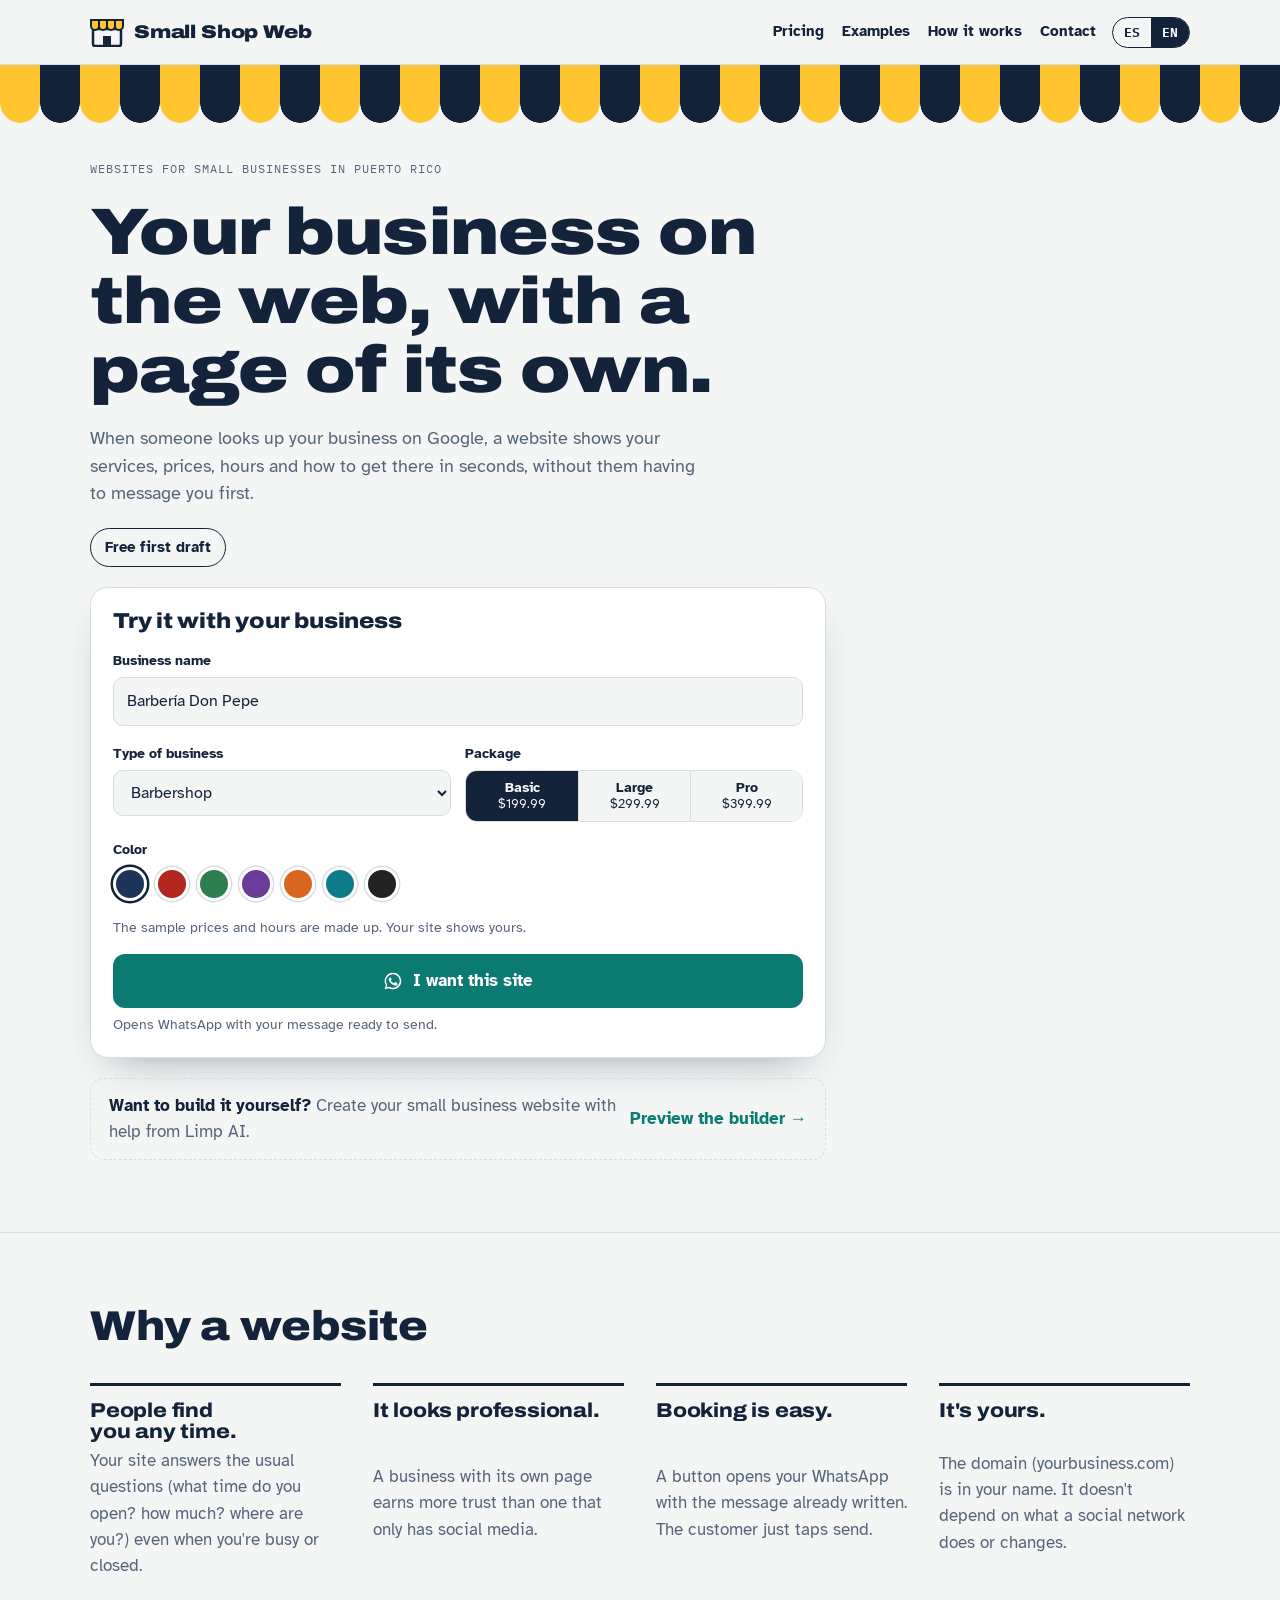
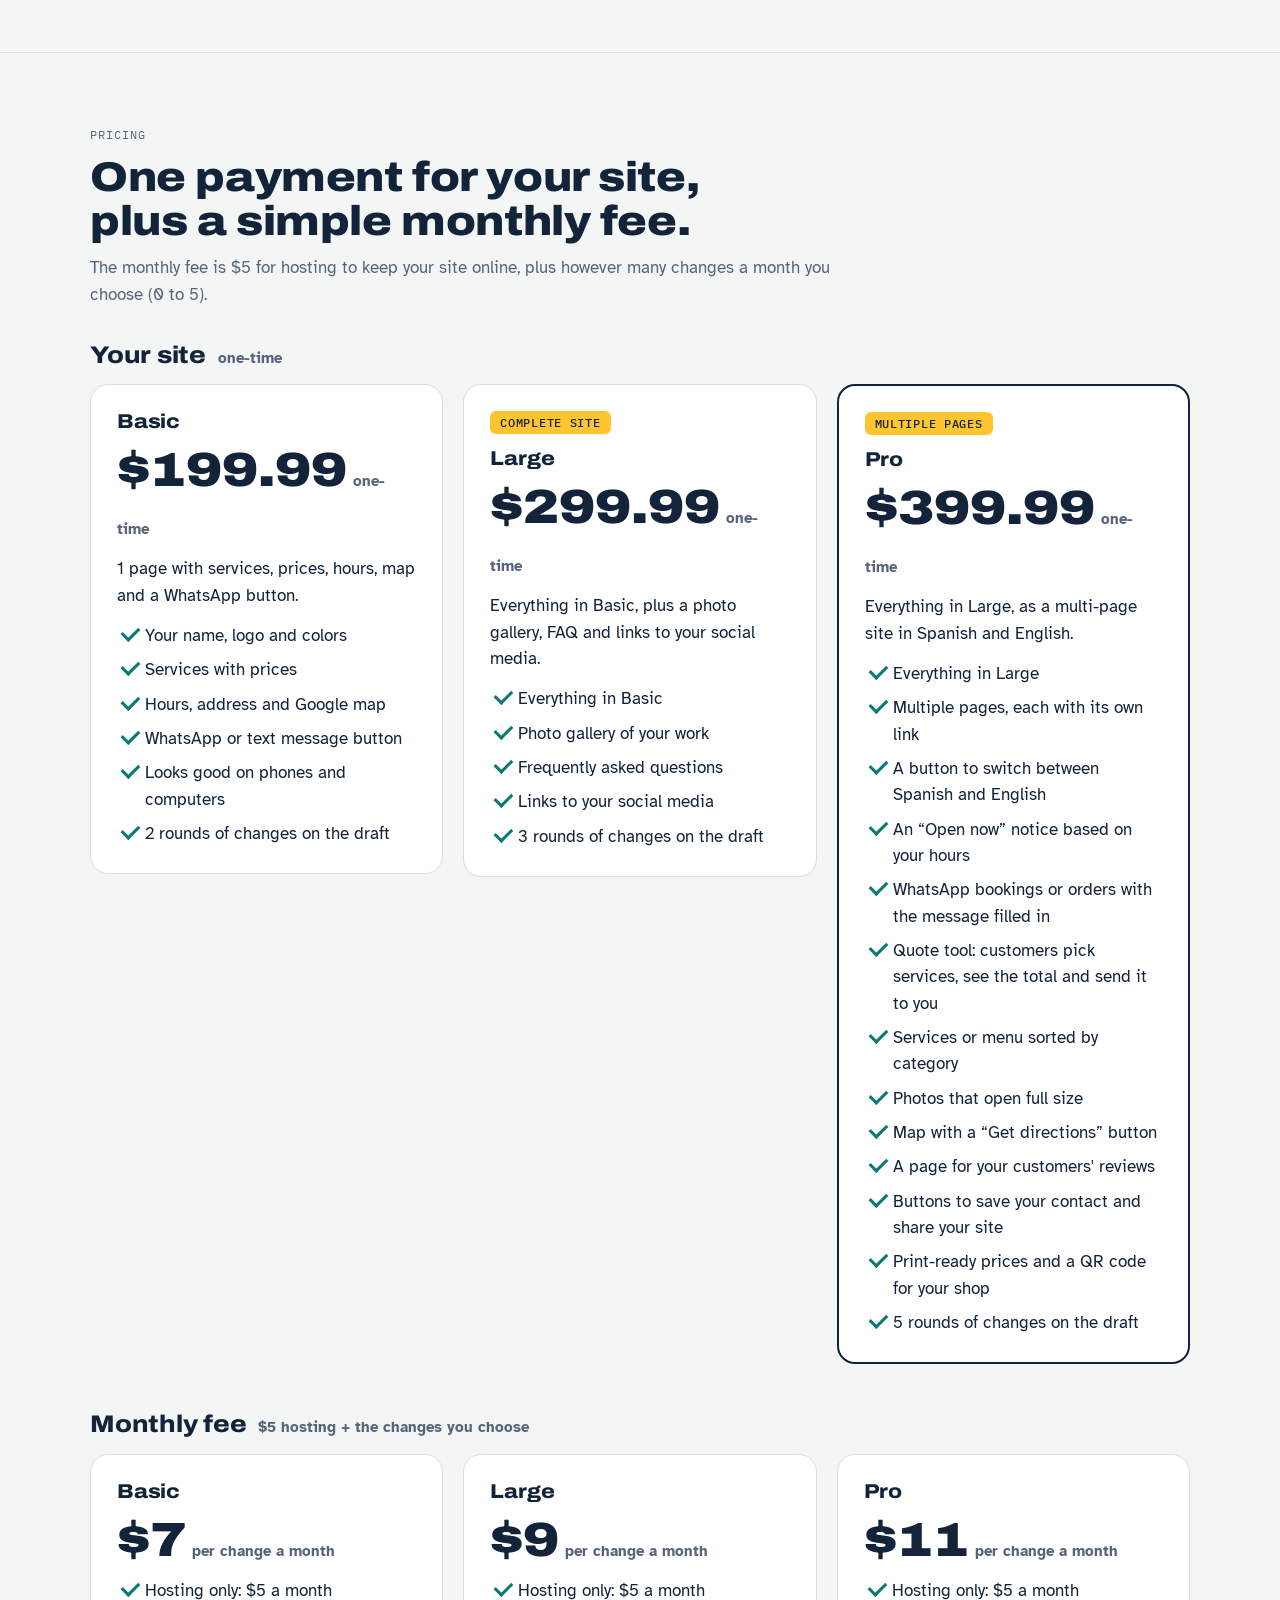
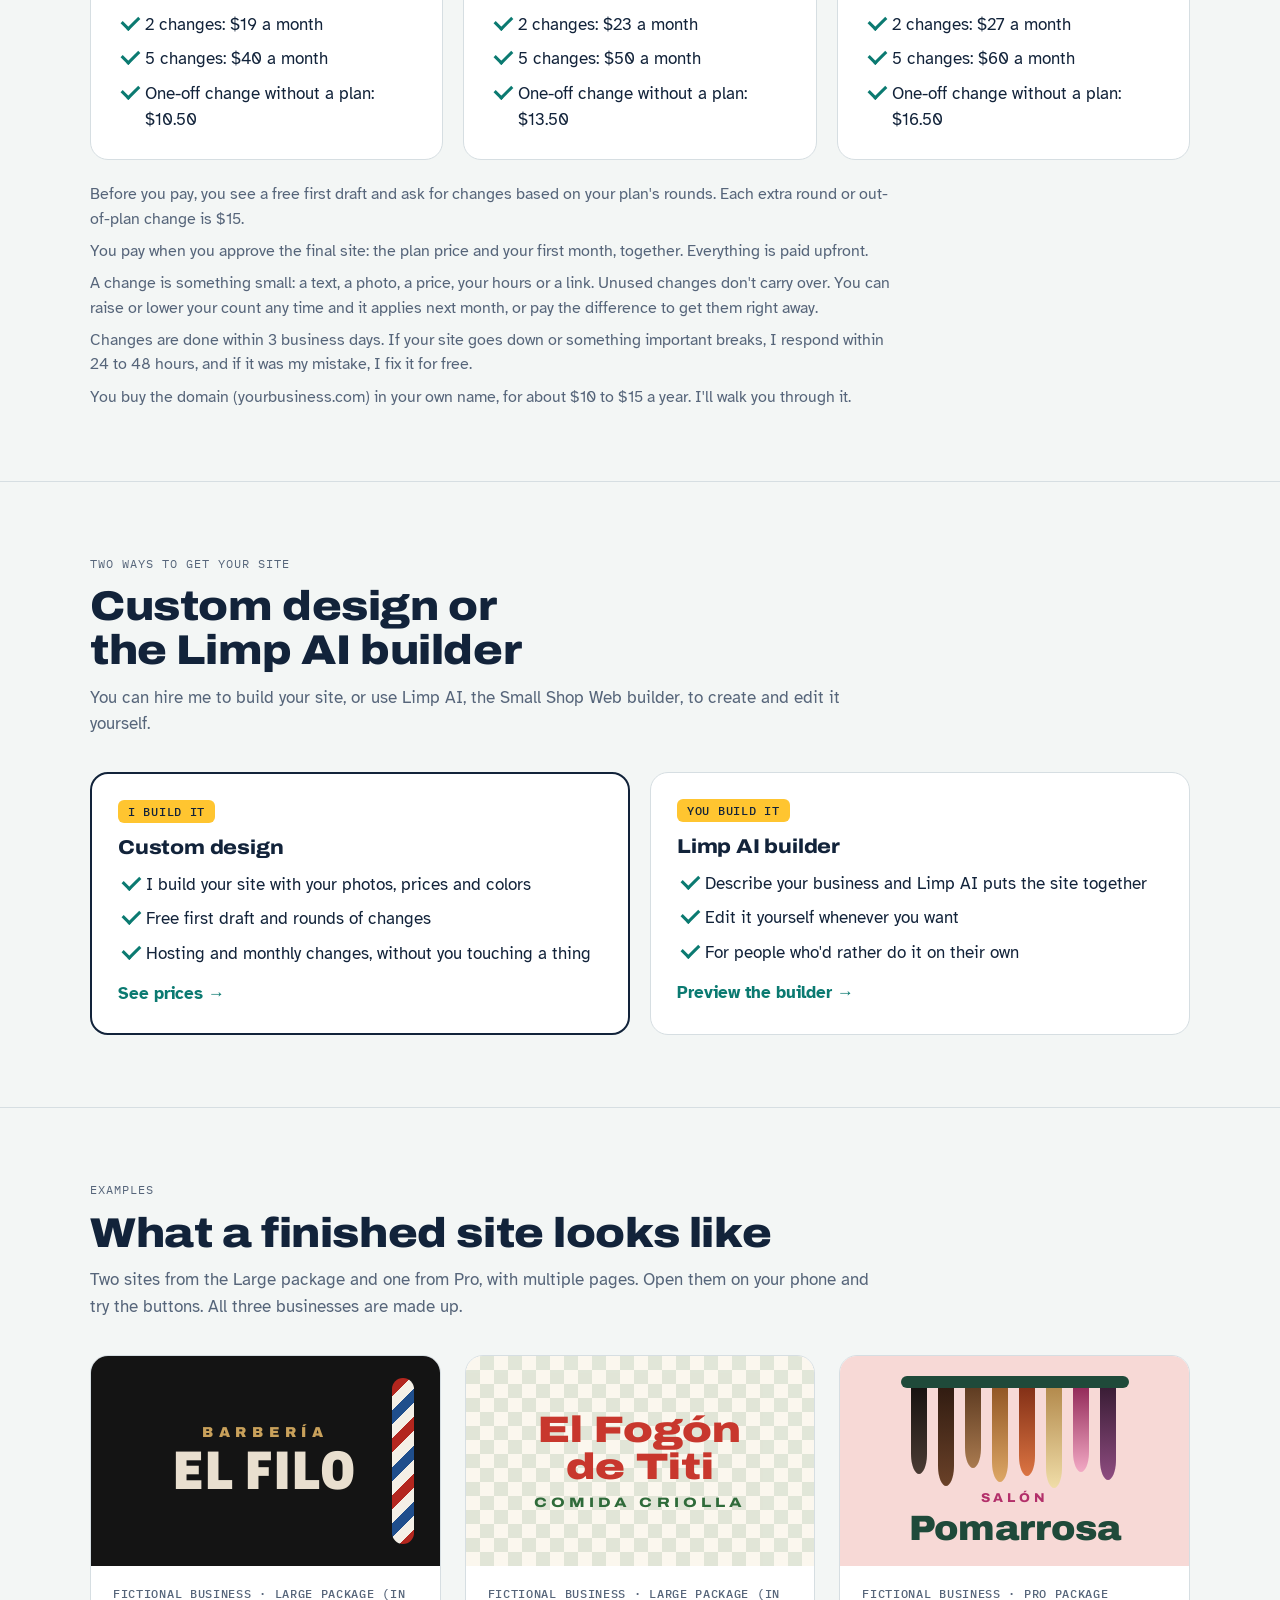
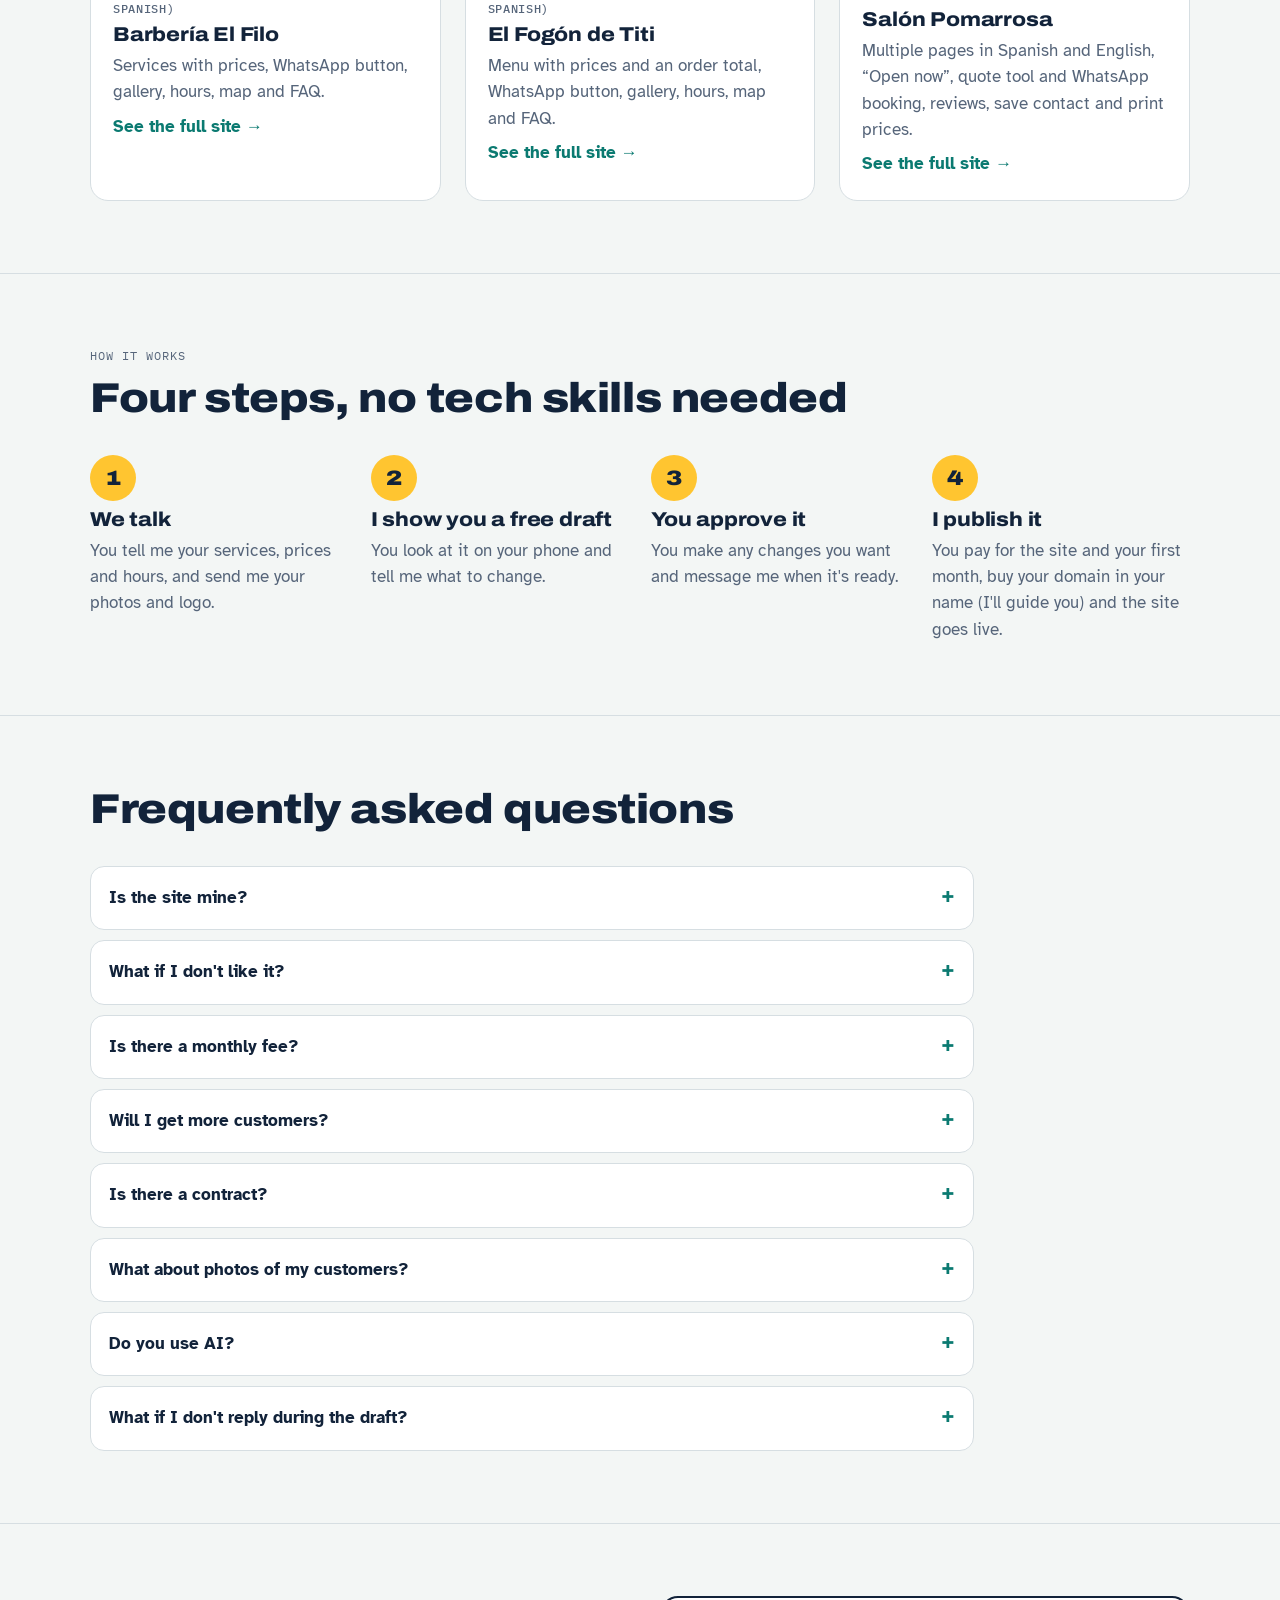
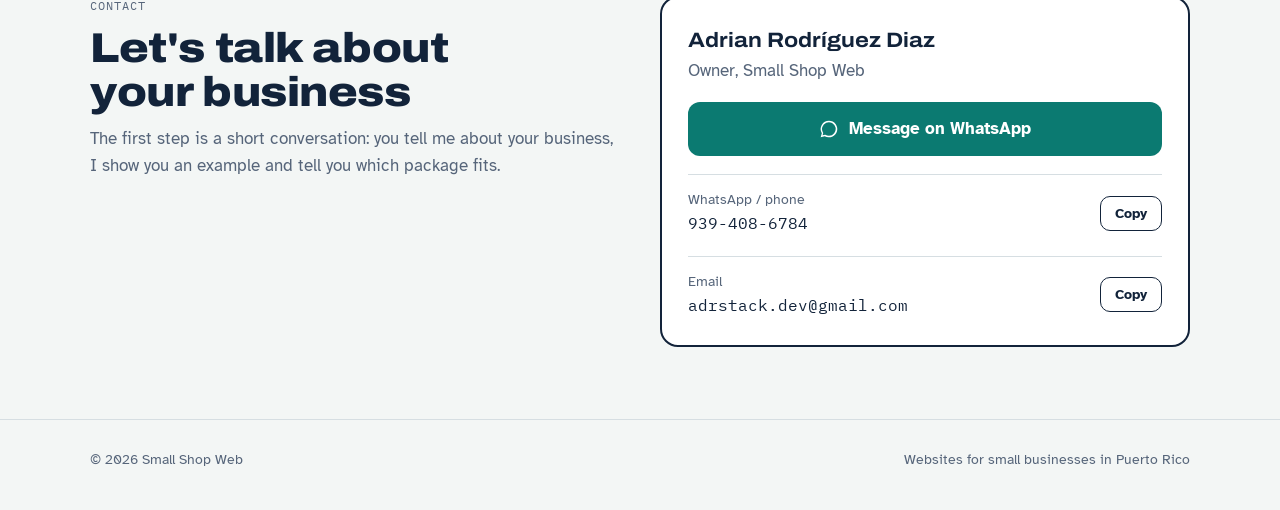
<file: index.html>
<!doctype html>
<html lang="es">
<head>
<meta charset="utf-8">
<meta name="viewport" content="width=device-width, initial-scale=1, viewport-fit=cover">
<title>Small Shop Web</title>
<link rel="icon" type="image/svg+xml" href="favicon.svg">
<meta name="description" content="Sitios web para negocios pequeños en Puerto Rico. Primer borrador gratis.">
<link rel="preconnect" href="https://fonts.googleapis.com">
<link rel="preconnect" href="https://fonts.gstatic.com" crossorigin>
<link rel="stylesheet" href="https://fonts.googleapis.com/css2?family=Archivo:wdth,wght@62..125,400..900&family=Atkinson+Hyperlegible:ital,wght@0,400;0,700;1,400&family=IBM+Plex+Mono:wght@500&display=swap">
<style>
/* Layout: a storefront. Striped awning across the top, the shop window (live preview) as the hero, then the price board and finished examples. */
:root {
  --paper: #F3F6F5;
  --card: #FFFFFF;
  --ink: #12233A;
  --muted: #56657A;
  --line: #D6DEE2;
  --sun: #FFC530;
  --sun-ink: #12233A;
  --sea: #0B7A71;
  --aw1: #FFC530;
  --aw2: #12233A;
  --shadow: 0 18px 40px -22px rgba(18, 35, 58, .45);
  --display: "Archivo", "Arial Black", "Helvetica Neue", Arial, sans-serif;
  --body: "Atkinson Hyperlegible", "Segoe UI", Roboto, Helvetica, Arial, sans-serif;
  --mono: "IBM Plex Mono", ui-monospace, SFMono-Regular, Menlo, Consolas, monospace;
}
@media (prefers-color-scheme: dark) {
  :root:not([data-theme="light"]) {
    --paper: #0C1626; --card: #132238; --ink: #EEF2F5; --muted: #9DABBB; --line: #24364D;
    --sun: #FFC530; --sun-ink: #12233A; --sea: #43C4B7; --aw1: #FFC530; --aw2: #EEF2F5;
    --shadow: 0 18px 40px -22px rgba(0, 0, 0, .8); color-scheme: dark;
  }
}
:root[data-theme="dark"] {
  --paper: #0C1626; --card: #132238; --ink: #EEF2F5; --muted: #9DABBB; --line: #24364D;
  --sun: #FFC530; --sun-ink: #12233A; --sea: #43C4B7; --aw1: #FFC530; --aw2: #EEF2F5;
  --shadow: 0 18px 40px -22px rgba(0, 0, 0, .8); color-scheme: dark;
}
* { box-sizing: border-box; }
[hidden] { display: none !important; }
html { scroll-behavior: smooth; }
@media (prefers-reduced-motion: reduce) { html { scroll-behavior: auto; } * { transition: none !important; animation: none !important; } }
body { margin: 0; background: var(--paper); color: var(--ink); font-family: var(--body); font-size: 17px; line-height: 1.55; }
a { color: var(--sea); }
:focus-visible { outline: 3px solid var(--sea); outline-offset: 2px; border-radius: 4px; }
.wrap { width: min(1140px, 100%); margin-inline: auto; padding-inline: 20px; }
h1, h2, h3 { font-family: var(--display); font-stretch: 112%; line-height: 1.05; margin: 0; text-wrap: balance; letter-spacing: -.01em; }
h1 { font-size: clamp(2.3rem, 5.4vw, 4.1rem); font-weight: 900; font-stretch: 118%; }
h2 { font-size: clamp(1.8rem, 3.6vw, 2.6rem); font-weight: 850; }
h3 { font-size: 1.25rem; font-weight: 800; }
p { margin: 0; }
.eyebrow { font-family: var(--mono); font-size: .78rem; letter-spacing: .08em; text-transform: uppercase; color: var(--muted); }

/* Header */
.top { position: sticky; top: env(safe-area-inset-top, 0px); z-index: 20; background: var(--paper); border-bottom: 1px solid var(--line); }
.top .wrap { display: flex; align-items: center; gap: 16px; min-height: 64px; flex-wrap: wrap; padding-block: 8px; }
.brand { display: flex; align-items: center; gap: 10px; text-decoration: none; color: var(--ink); font-family: var(--display); font-weight: 900; font-stretch: 120%; font-size: 1.15rem; letter-spacing: -.01em; }
.brand svg { flex: none; }
.nav { display: flex; gap: 18px; margin-left: auto; flex-wrap: wrap; }
.nav a { color: var(--ink); text-decoration: none; font-weight: 700; font-size: .95rem; }
.nav a:hover { color: var(--sea); }
.lang { display: inline-flex; border: 1.5px solid var(--ink); border-radius: 999px; overflow: hidden; }
.lang button { font: 700 .8rem var(--mono); padding: 6px 11px; border: 0; background: transparent; color: var(--ink); cursor: pointer; }
.lang button[aria-pressed="true"] { background: var(--ink); color: var(--paper); }
@media (max-width: 760px) { .nav { display: none; } .lang { margin-left: auto; } }

/* Awning */
.awning { height: 58px; position: relative; }
.awning::before { content: ""; position: absolute; inset: 0 0 20px 0; background: repeating-linear-gradient(90deg, var(--aw1) 0 40px, var(--aw2) 40px 80px); }
.awning::after { content: ""; position: absolute; left: 0; right: 0; bottom: 0; height: 20px;
  background:
    radial-gradient(circle at 20px 0, var(--aw1) 19.5px, transparent 20px) 0 0 / 80px 20px repeat-x,
    radial-gradient(circle at 60px 0, var(--aw2) 19.5px, transparent 20px) 0 0 / 80px 20px repeat-x; }

/* Hero */
.hero { padding-block: 36px 72px; }
.hero-grid { display: grid; grid-template-columns: minmax(0, 46rem); gap: 48px; align-items: start; }
.hero-copy { display: grid; gap: 20px; min-width: 0; }
.hero-copy .sub { color: var(--muted); font-size: 1.12rem; max-width: 34em; }
.chips { display: flex; flex-wrap: wrap; gap: 10px; }
.chip { display: inline-flex; align-items: center; gap: 8px; padding: 7px 14px; border-radius: 999px; font-weight: 700; font-size: .92rem; border: 1.5px solid var(--ink); }
.chip.sun { background: var(--sun); color: var(--sun-ink); border-color: var(--sun); }

.builder { background: var(--card); border: 1.5px solid var(--line); border-radius: 18px; padding: 22px; display: grid; gap: 16px; box-shadow: var(--shadow); }
.builder h2 { font-size: 1.35rem; }
.field { display: grid; gap: 6px; }
.field label, .field .lbl { font-weight: 700; font-size: .9rem; }
.field input[type="text"], .field select { font: inherit; font-size: 1rem; padding: 11px 13px; border-radius: 10px; border: 1.5px solid var(--line); background: var(--paper); color: var(--ink); width: 100%; }
.field input[type="text"]:focus, .field select:focus { border-color: var(--sea); outline: none; box-shadow: 0 0 0 3px color-mix(in srgb, var(--sea) 25%, transparent); }
.row2 { display: grid; grid-template-columns: 1fr 1fr; gap: 14px; align-items: start; }
#b-other-wrap { margin-top: 8px; }
@media (max-width: 520px) { .row2 { grid-template-columns: 1fr; } }
.swatches { display: flex; gap: 8px; flex-wrap: wrap; }
.swatch { width: 34px; height: 34px; border-radius: 50%; border: 3px solid var(--card); box-shadow: 0 0 0 1.5px var(--line); cursor: pointer; padding: 0; }
.swatch[aria-checked="true"] { box-shadow: 0 0 0 2.5px var(--ink); }
.seg { display: grid; grid-template-columns: repeat(3, minmax(0, 1fr)); border: 1.5px solid var(--line); border-radius: 12px; overflow: hidden; }
.seg button { display: grid; justify-items: center; gap: 1px; font: 700 .9rem var(--body); line-height: 1.2; padding: 8px 4px; white-space: nowrap; border: 0; background: var(--paper); color: var(--ink); cursor: pointer; }
.seg button + button { border-left: 1.5px solid var(--line); }
.seg button span { font-weight: 400; font-size: .82rem; }
.seg button[aria-pressed="true"] { background: var(--ink); color: var(--paper); }
.note { font-size: .85rem; color: var(--muted); }
.cta { display: inline-flex; align-items: center; justify-content: center; gap: 10px; padding: 14px 20px; border-radius: 12px; background: var(--sea); color: #fff; font-weight: 700; font-size: 1.05rem; text-decoration: none; border: 0; cursor: pointer; }
.cta:hover { filter: brightness(1.08); }
:root[data-theme="dark"] .cta { color: #06201D; }
@media (prefers-color-scheme: dark) { :root:not([data-theme="light"]) .cta { color: #06201D; } }
.cta-row { display: grid; gap: 6px; }

/* Phone preview */
.window { position: sticky; top: calc(env(safe-area-inset-top, 0px) + 84px); display: grid; justify-items: center; gap: 12px; min-width: 0; }
.window .eyebrow { text-align: center; }
.phone { width: min(340px, 100%); max-width: 100%; aspect-ratio: 9 / 18.5; background: #0B0F16; border-radius: 42px; padding: 12px; box-shadow: var(--shadow), 0 0 0 1.5px #2A3140 inset; position: relative; }
.phone::before { content: ""; position: absolute; top: 20px; left: 50%; transform: translateX(-50%); width: 84px; height: 22px; border-radius: 12px; background: #0B0F16; z-index: 3; }
.screen { width: 100%; height: 100%; border-radius: 31px; overflow: hidden auto; background: #FAFAF8; color: #1B1F27; font-family: var(--body); font-size: 14px; scrollbar-width: none; }
.screen::-webkit-scrollbar { display: none; }
.pv-hero { padding: 54px 18px 22px; color: #fff; display: grid; gap: 10px; }
.pv-icon { width: 44px; height: 44px; border-radius: 12px; background: rgba(255,255,255,.18); display: grid; place-items: center; }
.pv-name { font-family: var(--display); font-weight: 900; font-stretch: 110%; font-size: 1.55rem; line-height: 1.05; overflow-wrap: anywhere; }
.pv-tag { opacity: .92; font-size: .92rem; }
.pv-btn { display: block; text-align: center; padding: 11px; border-radius: 10px; background: #fff; font-weight: 700; font-size: .92rem; margin-top: 4px; }
.pv-sec { padding: 16px 18px; border-bottom: 1px solid #ECECE8; display: grid; gap: 8px; }
.pv-h { font-family: var(--display); font-weight: 800; font-size: 1rem; }
.pv-item { display: flex; justify-content: space-between; gap: 10px; font-size: .9rem; }
.pv-item b { font-variant-numeric: tabular-nums; }
.pv-hours { display: grid; grid-template-columns: auto 1fr; gap: 2px 12px; font-size: .88rem; }
.pv-map { height: 78px; border-radius: 10px; background:
  linear-gradient(90deg, transparent 46%, #fff 46% 50%, transparent 50%),
  linear-gradient(0deg, transparent 58%, #fff 58% 62%, transparent 62%),
  linear-gradient(35deg, transparent 70%, #fff 70% 73%, transparent 73%),
  #DDE6DF; position: relative; }
.pv-map::after { content: ""; position: absolute; left: 47%; top: 30%; width: 16px; height: 16px; border-radius: 50% 50% 50% 0; transform: rotate(-45deg); background: var(--pin, #C0392B); }
.pv-gal { display: grid; grid-template-columns: repeat(3, 1fr); gap: 6px; }
.pv-gal div { aspect-ratio: 1; border-radius: 8px; }
.pv-faq { font-size: .86rem; display: grid; gap: 6px; }
.pv-faq div { background: #F0F0EC; border-radius: 8px; padding: 8px 10px; }
.pv-social { display: flex; gap: 8px; }
.pv-social span { padding: 6px 12px; border-radius: 999px; font-size: .8rem; font-weight: 700; color: #fff; }
.pv-foot { padding: 14px 18px 26px; font-size: .75rem; color: #7A7F88; text-align: center; }
/* Pro preview: a site with pages */
.pv-top { padding: 46px 16px 12px; color: #fff; display: flex; justify-content: space-between; align-items: center; gap: 10px; }
.pv-top-name { font-family: var(--display); font-weight: 900; font-stretch: 105%; font-size: 1rem; line-height: 1.1; overflow-wrap: anywhere; }
.pv-lang { display: inline-flex; border: 1.5px solid rgba(255,255,255,.75); border-radius: 999px; overflow: hidden; flex: none; }
.pv-lang b { font: 700 .62rem var(--mono); padding: 3px 7px; }
.pv-lang b.on { background: #fff; color: #1B1F27; }
.pv-tabs { display: flex; gap: 4px; padding: 8px 10px; overflow-x: auto; scrollbar-width: none; background: #fff; border-bottom: 1px solid #ECECE8; }
.pv-tabs::-webkit-scrollbar { display: none; }
.pv-tabs button { flex: none; font: 700 .72rem var(--body); padding: 6px 10px; border-radius: 999px; border: 0; background: #F0F0EC; color: #1B1F27; cursor: pointer; }
.pv-tabs button[aria-pressed="true"] { color: #fff; }
.pv-open { justify-self: start; display: inline-flex; align-items: center; gap: 6px; padding: 3px 9px; border-radius: 999px; background: #EEEEEA; color: #555B66; font-size: .72rem; font-weight: 700; }
.pv-open::before { content: ""; width: 7px; height: 7px; border-radius: 50%; background: #9AA0A8; }
.pv-open.is-open { background: #E3F2E8; color: #1E6B3C; }
.pv-open.is-open::before { background: #2E8B57; }
.pv-tag2 { color: #555B66; font-size: .88rem; }
.pv-solid { color: #fff; }
.pv-item.pv-pick { align-items: center; }
.pv-item.pv-pick span { flex: 1; }
.pv-add { flex: none; width: 26px; height: 26px; border-radius: 50%; border: 1.5px solid; background: transparent; font: 800 .9rem var(--body); line-height: 1; cursor: pointer; display: grid; place-items: center; padding: 0; }
.pv-quote { margin: 12px 18px 6px; padding: 12px; border: 2px solid; border-radius: 12px; display: grid; grid-template-columns: 1fr auto; gap: 8px; align-items: center; font-size: .85rem; font-weight: 700; }
.pv-quote b { font-variant-numeric: tabular-nums; }
.pv-quote .pv-btn { grid-column: 1 / -1; margin: 0; }
.pv-rev { background: #F5F5F1; border-radius: 10px; padding: 10px 12px; display: grid; gap: 4px; font-size: .84rem; }
.pv-rev p { margin: 0; }
.pv-rev small { color: #7A7F88; font-size: .72rem; }
.pv-btns { display: flex; flex-wrap: wrap; gap: 6px; }
.pv-btns span { padding: 6px 10px; border-radius: 999px; font-size: .74rem; font-weight: 700; border: 1.5px solid transparent; color: #fff; }
@media (max-width: 900px) {
  .hero-grid { grid-template-columns: 1fr; gap: 36px; }
  .window { position: static; }
}

/* Sections */
section.block { padding-block: 72px; border-top: 1px solid var(--line); }
.head { display: grid; gap: 12px; margin-bottom: 34px; max-width: 46em; }
.head p { color: var(--muted); font-size: 1.08rem; }

.why { display: grid; grid-template-columns: repeat(auto-fit, minmax(230px, 1fr)); gap: 28px 32px; }
.why div { display: grid; gap: 6px; border-top: 3px solid var(--ink); padding-top: 14px; }
.why p { color: var(--muted); }

/* Price board */
.board-h { display: flex; align-items: baseline; flex-wrap: wrap; gap: 4px 12px; margin: 0 0 16px; font-size: 1.5rem; }
.board-h small { font-family: var(--body); font-weight: 700; font-size: .95rem; font-stretch: 100%; color: var(--muted); letter-spacing: 0; }
.board + .board-h { margin-top: 48px; }
.board { display: grid; grid-template-columns: repeat(3, minmax(0, 1fr)); gap: 20px; align-items: start; }
.board.maint { align-items: stretch; }
.board.maint { grid-template-columns: repeat(2, minmax(0, 1fr)); }
@media (max-width: 900px) { .board, .board.maint { grid-template-columns: 1fr; } }
.plan { background: var(--card); border: 1.5px solid var(--line); border-radius: 18px; padding: 26px; display: grid; gap: 14px; align-content: start; }
.plan.feature { border: 2.5px solid var(--ink); }
.plan .tag { justify-self: start; font: 500 .74rem var(--mono); letter-spacing: .06em; text-transform: uppercase; background: var(--sun); color: var(--sun-ink); padding: 4px 10px; border-radius: 6px; }
.price { font-family: var(--display); font-weight: 900; font-stretch: 115%; font-size: 3rem; line-height: 1; font-variant-numeric: tabular-nums; }
.price small { font-family: var(--body); font-weight: 700; font-size: .95rem; color: var(--muted); font-stretch: 100%; margin-left: 6px; }
.plan ul { margin: 0; padding: 0; list-style: none; display: grid; gap: 8px; }
.plan li { display: grid; grid-template-columns: 20px 1fr; gap: 8px; }
.plan li::before { content: ""; width: 14px; height: 8px; border-left: 3px solid var(--sea); border-bottom: 3px solid var(--sea); transform: rotate(-45deg) translate(1px, 6px); }
.diy { display: flex; flex-wrap: wrap; align-items: center; gap: 6px 14px; padding: 14px 18px; border: 1.5px dashed var(--line); border-radius: 14px; }
.diy p { flex: 1 1 18em; color: var(--muted); }
.diy p b { color: var(--ink); }
.go { font-weight: 700; text-decoration: none; white-space: nowrap; }
.go:hover { text-decoration: underline; }
.paths { display: grid; grid-template-columns: repeat(2, minmax(0, 1fr)); gap: 20px; align-items: stretch; }
@media (max-width: 900px) { .paths { grid-template-columns: 1fr; } }
.paths .plan .go { margin-top: auto; }
.fine { margin-top: 22px; display: grid; gap: 8px; color: var(--muted); font-size: .98rem; max-width: 52em; }

/* Examples */
.examples { display: grid; grid-template-columns: repeat(3, minmax(0, 1fr)); gap: 24px; }
@media (max-width: 980px) { .examples { grid-template-columns: repeat(2, minmax(0, 1fr)); } }
@media (max-width: 640px) { .examples { grid-template-columns: 1fr; } }
.ex { display: grid; grid-template-rows: auto 1fr; background: var(--card); border: 1.5px solid var(--line); border-radius: 18px; overflow: hidden; text-decoration: none; color: var(--ink); transition: transform .2s ease, box-shadow .2s ease; }
.ex:hover { transform: translateY(-3px); box-shadow: var(--shadow); }
.ex-art { height: 210px; position: relative; overflow: hidden; display: grid; place-items: center; }
.ex-body { padding: 20px 22px 22px; display: grid; gap: 8px; align-content: start; }
.ex-body p { color: var(--muted); }
.ex-go { font-weight: 700; color: var(--sea); }
.art-barber { background: #141414; }
.art-barber .pole { position: absolute; right: 26px; top: 22px; bottom: 22px; width: 22px; border-radius: 11px; background: repeating-linear-gradient(-45deg, #B3261E 0 10px, #F4EFE6 10px 20px, #1F4E8C 20px 30px, #F4EFE6 30px 40px); }
.art-barber .t { font-family: "Archivo", sans-serif; font-weight: 900; font-stretch: 75%; font-size: 3.4rem; letter-spacing: .04em; color: #E9DFCF; text-transform: uppercase; line-height: .9; text-align: center; }
.art-barber .t span { display: block; font-size: .9rem; letter-spacing: .4em; color: #C9A15B; font-stretch: 100%; margin-bottom: 8px; }
.art-food { background: #FBF7EE; }
.art-food .tiles { position: absolute; inset: 0; background:
  linear-gradient(45deg, #2F6B3A 25%, transparent 25% 75%, #2F6B3A 75%) 0 0 / 28px 28px,
  linear-gradient(45deg, #2F6B3A 25%, transparent 25% 75%, #2F6B3A 75%) 14px 14px / 28px 28px; opacity: .12; }
.art-food .t { position: relative; font-family: "Archivo", sans-serif; font-weight: 900; font-stretch: 125%; font-size: 2.3rem; color: #C8372D; text-align: center; line-height: 1; }
.art-food .t span { display: block; font-size: .85rem; letter-spacing: .3em; color: #2F6B3A; font-weight: 800; margin-top: 10px; text-transform: uppercase; }
.art-salon { background: #F7D9D6; }
.art-salon .tufts { position: absolute; top: 18px; left: 50%; transform: translateX(-50%); width: 236px; height: auto; }
.art-salon .t { position: absolute; left: 0; right: 0; bottom: 20px; font-family: "Archivo", sans-serif; font-weight: 900; font-stretch: 105%; font-size: 2.2rem; color: #1F4A3A; text-align: center; line-height: 1; }
.art-salon .t span { display: block; font-size: .8rem; letter-spacing: .3em; color: #B3306A; font-weight: 800; margin-bottom: 6px; text-transform: uppercase; }
.fict { font: 500 .72rem var(--mono); letter-spacing: .06em; text-transform: uppercase; color: var(--muted); }

/* Steps */
.steps { display: grid; grid-template-columns: repeat(4, minmax(0, 1fr)); gap: 22px; counter-reset: s; list-style: none; padding: 0; margin: 0; }
@media (max-width: 900px) { .steps { grid-template-columns: repeat(2, minmax(0, 1fr)); } }
@media (max-width: 520px) { .steps { grid-template-columns: 1fr; } }
.steps li { counter-increment: s; display: grid; gap: 8px; align-content: start; }
.steps li::before { content: counter(s); font-family: var(--display); font-weight: 900; font-stretch: 120%; font-size: 1.3rem; width: 46px; height: 46px; border-radius: 50%; display: grid; place-items: center; background: var(--sun); color: var(--sun-ink); }
.steps p { color: var(--muted); }

/* FAQ */
.faq { display: grid; gap: 10px; max-width: 52em; }
.faq details { background: var(--card); border: 1.5px solid var(--line); border-radius: 14px; padding: 4px 18px; }
.faq summary { cursor: pointer; font-weight: 700; padding: 14px 0; list-style: none; display: flex; justify-content: space-between; gap: 12px; }
.faq summary::-webkit-details-marker { display: none; }
.faq summary::after { content: "+"; font-family: var(--display); font-weight: 900; font-size: 1.3rem; line-height: 1; color: var(--sea); }
.faq details[open] summary::after { content: "–"; }
.faq details p { padding-bottom: 16px; color: var(--muted); }

/* Contact */
.contact { display: grid; grid-template-columns: minmax(0, 1fr) minmax(0, 1fr); gap: 40px; align-items: start; }
@media (max-width: 860px) { .contact { grid-template-columns: 1fr; } }
.card-contact { background: var(--card); border: 2.5px solid var(--ink); border-radius: 18px; padding: 26px; display: grid; gap: 18px; }
.who { display: grid; gap: 2px; }
.who b { font-family: var(--display); font-stretch: 112%; font-size: 1.3rem; }
.who span { color: var(--muted); }
.line { display: flex; align-items: center; justify-content: space-between; gap: 12px; flex-wrap: wrap; border-top: 1px solid var(--line); padding-top: 14px; }
.line .k { font-size: .85rem; color: var(--muted); display: block; }
.line .v { font-family: var(--mono); font-size: 1.02rem; user-select: all; overflow-wrap: anywhere; }
.line .v a { color: var(--ink); text-decoration: none; }
.copy { font: 700 .85rem var(--body); padding: 8px 14px; border-radius: 10px; border: 1.5px solid var(--ink); background: transparent; color: var(--ink); cursor: pointer; }
.copy.done { background: var(--ink); color: var(--paper); }

footer { border-top: 1px solid var(--line); padding-block: 28px 40px; color: var(--muted); font-size: .9rem; }
footer .wrap { display: flex; justify-content: space-between; gap: 12px; flex-wrap: wrap; }
</style>
</head>
<body>
<header class="top">
  <div class="wrap">
    <a class="brand" href="#inicio" aria-label="Small Shop Web">
      <svg width="34" height="30" viewBox="0 0 34 30" aria-hidden="true">
        <rect x="3" y="12" width="28" height="17" rx="2" fill="none" stroke="currentColor" stroke-width="2.5"/>
        <rect x="13" y="19" width="8" height="10" fill="currentColor"/>
        <path d="M1 3h32v6a4 4 0 0 1-8 0a4 4 0 0 1-8 0a4 4 0 0 1-8 0a4 4 0 0 1-8 0z" fill="#FFC530" stroke="currentColor" stroke-width="2"/>
        <path d="M9 3v6M17 3v6M25 3v6" stroke="currentColor" stroke-width="2"/>
      </svg>
      Small Shop Web
    </a>
    <nav class="nav" aria-label="Secciones">
      <a href="#precios" data-i18n="nav.prices">Precios</a>
      <a href="#ejemplos" data-i18n="nav.examples">Ejemplos</a>
      <a href="#como" data-i18n="nav.how">Cómo funciona</a>
      <a href="#contacto" data-i18n="nav.contact">Contacto</a>
    </nav>
    <div class="lang" role="group" aria-label="Idioma / Language">
      <button type="button" data-lang="es" aria-pressed="true">ES</button>
      <button type="button" data-lang="en" aria-pressed="false">EN</button>
    </div>
  </div>
</header>

<div class="awning" aria-hidden="true"></div>

<main id="inicio">
  <section class="hero">
    <div class="wrap hero-grid">
      <div class="hero-copy">
        <span class="eyebrow" data-i18n="hero.eyebrow">Sitios web para negocios pequeños en Puerto Rico</span>
        <h1 data-i18n="hero.title">Tu negocio, en internet, con su propia página.</h1>
        <p class="sub" data-i18n="hero.sub">Cuando alguien busca tu negocio en Google, un sitio web le dice en segundos tus servicios, tus precios, tu horario y cómo llegar, sin que tenga que escribirte primero.</p>
        <div class="chips">
          <span class="chip" data-i18n="hero.draft">Primer borrador gratis</span>
        </div>

        <form class="builder" id="builder" autocomplete="off">
          <h2 data-i18n="b.title">Pruébalo con tu negocio</h2>
          <div class="field">
            <label for="b-name" data-i18n="b.name">Nombre del negocio</label>
            <input type="text" id="b-name" maxlength="40" value="Barbería Don Pepe">
          </div>
          <div class="row2">
            <div class="field">
              <label for="b-type" data-i18n="b.type">Tipo de negocio</label>
              <select id="b-type">
                <option value="barberia" data-i18n="t.barberia">Barbería</option>
                <option value="restaurante" data-i18n="t.restaurante">Restaurante o comida</option>
                <option value="salon" data-i18n="t.salon">Salón de belleza</option>
                <option value="tienda" data-i18n="t.tienda">Tienda de regalos</option>
                <option value="taller" data-i18n="t.taller">Taller mecánico</option>
                <option value="otro" data-i18n="t.otro">Otro</option>
              </select>
              <div class="field" id="b-other-wrap" hidden>
                <label for="b-other" data-i18n="b.other">¿Qué tipo de negocio es?</label>
                <input type="text" id="b-other" maxlength="40" placeholder="Ej. floristería, panadería, gimnasio" data-i18n-ph="b.otherPh">
              </div>
            </div>
            <div class="field">
              <span class="lbl" id="b-pkg-l" data-i18n="b.pkg">Paquete</span>
              <div class="seg" role="group" aria-labelledby="b-pkg-l">
                <button type="button" id="pkg-basico" data-pkg="basico" aria-pressed="true"><b data-i18n="pn.basico">Básico</b><span>$199.99</span></button>
                <button type="button" id="pkg-grande" data-pkg="grande" aria-pressed="false"><b data-i18n="pn.grande">Grande</b><span>$299.99</span></button>
                <button type="button" id="pkg-pro" data-pkg="pro" aria-pressed="false"><b data-i18n="pn.pro">Pro</b><span>$399.99</span></button>
              </div>
            </div>
          </div>
          <div class="field">
            <span class="lbl" id="b-color-l" data-i18n="b.color">Color</span>
            <div class="swatches" id="swatches" role="radiogroup" aria-labelledby="b-color-l"></div>
          </div>
          <p class="note" data-i18n="b.note">Los precios y el horario del ejemplo son inventados. En tu sitio van los tuyos.</p>
          <div class="cta-row">
            <a class="cta" id="b-cta" href="#contacto" target="_blank" rel="noopener">
              <svg width="20" height="20" viewBox="0 0 24 24" aria-hidden="true"><path fill="currentColor" d="M12 2a10 10 0 0 0-8.6 15.1L2 22l5-1.3A10 10 0 1 0 12 2zm0 18.2c-1.6 0-3.1-.4-4.4-1.2l-.3-.2-3 .8.8-2.9-.2-.3A8.2 8.2 0 1 1 12 20.2zm4.5-6.1c-.2-.1-1.5-.7-1.7-.8s-.4-.1-.6.1-.7.8-.8 1-.3.2-.5.1a6.7 6.7 0 0 1-3.3-2.9c-.2-.4.2-.4.7-1.3.1-.2 0-.3 0-.4l-.8-1.8c-.2-.5-.4-.4-.6-.4h-.5a1 1 0 0 0-.7.3 3 3 0 0 0-.9 2.2 5.2 5.2 0 0 0 1.1 2.7 11.9 11.9 0 0 0 4.6 4c1.7.7 2.4.8 3.2.7.5-.1 1.5-.6 1.7-1.2s.2-1.1.2-1.2-.2-.2-.5-.3z"/></svg>
              <span data-i18n="b.cta">Quiero este sitio</span>
            </a>
            <span class="note" data-i18n="b.ctaSub">Abre WhatsApp con tu mensaje ya escrito.</span>
          </div>
        </form>

        <div class="diy">
          <p><b data-i18n="diy.t">¿Quieres hacerlo tú mismo?</b> <span data-i18n="diy.p">Crea el sitio de tu negocio con la ayuda de Limp AI.</span></p>
          <a class="go" href="https://site.smallshopweb.com/" data-i18n="diy.cta">Ver el creador →</a>
        </div>
      </div>
    </div>
  </section>

  <section class="block">
    <div class="wrap">
      <div class="head">
        <h2 data-i18n="why.title">Por qué un sitio web</h2>
      </div>
      <div class="why">
        <div><h3 data-i18n="why.1t">Te encuentran a cualquier hora.</h3><p data-i18n="why.1">Tu sitio responde las preguntas de siempre (¿a qué hora abren?, ¿cuánto cobran?, ¿dónde están?) aunque estés ocupado o cerrado.</p></div>
        <div><h3 data-i18n="why.2t">Se ve serio.</h3><p data-i18n="why.2">Un negocio con página propia da más confianza que uno que solo tiene redes.</p></div>
        <div><h3 data-i18n="why.3t">Pedir cita es fácil.</h3><p data-i18n="why.3">Un botón abre tu WhatsApp con el mensaje ya escrito. El cliente solo le da enviar.</p></div>
        <div><h3 data-i18n="why.4t">Es tuyo.</h3><p data-i18n="why.4">El dominio (tunegocio.com) queda a tu nombre. No depende de lo que haga o cambie una red social.</p></div>
      </div>
    </div>
  </section>

  <section class="block" id="precios">
    <div class="wrap">
      <div class="head">
        <span class="eyebrow" data-i18n="nav.prices">Precios</span>
        <h2 data-i18n="p.title">Un solo pago por tu sitio, y una mensualidad sencilla.</h2>
        <p data-i18n="p.lead">La mensualidad es $5 de hospedaje para mantener tu sitio en línea, más los cambios al mes que tú escojas (de 0 a 5).</p>
      </div>
      <h3 class="board-h"><span data-i18n="p.siteH">Tu sitio</span><small data-i18n="p.once">pago único</small></h3>
      <div class="board">
        <article class="plan">
          <h3 data-i18n="pn.basico">Básico</h3>
          <div class="price">$199.99<small data-i18n="p.once">pago único</small></div>
          <p data-i18n="p.basic">1 página con servicios, precios, horario, mapa y botón de WhatsApp.</p>
          <ul>
            <li data-i18n="p.b1">Tu nombre, tu logo y tus colores</li>
            <li data-i18n="p.b2">Servicios con sus precios</li>
            <li data-i18n="p.b3">Horario, dirección y mapa de Google</li>
            <li data-i18n="p.b4">Botón de WhatsApp o mensaje de texto</li>
            <li data-i18n="p.b5">Se ve bien en el teléfono y en la computadora</li>
            <li data-i18n="p.rev2">2 rondas de cambios en el borrador</li>
          </ul>
        </article>
        <article class="plan">
          <span class="tag" data-i18n="p.full">Sitio completo</span>
          <h3 data-i18n="pn.grande">Grande</h3>
          <div class="price">$299.99<small data-i18n="p.once">pago único</small></div>
          <p data-i18n="p.grande">Lo del Básico, más galería de fotos, preguntas frecuentes y enlaces a tus redes.</p>
          <ul>
            <li data-i18n="p.g1">Todo lo del Básico</li>
            <li data-i18n="p.g2">Galería de fotos de tu trabajo</li>
            <li data-i18n="p.g3">Preguntas frecuentes</li>
            <li data-i18n="p.g4">Enlaces a tus redes sociales</li>
            <li data-i18n="p.rev3">3 rondas de cambios en el borrador</li>
          </ul>
        </article>
        <article class="plan feature">
          <span class="tag" data-i18n="p.proTag">Varias páginas</span>
          <h3 data-i18n="pn.pro">Pro</h3>
          <div class="price">$399.99<small data-i18n="p.once">pago único</small></div>
          <p data-i18n="p.pro">Lo del Grande, en un sitio de varias páginas y en español e inglés.</p>
          <ul>
            <li data-i18n="p.p1">Todo lo del Grande</li>
            <li data-i18n="p.p2">Varias páginas, cada una con su propio link</li>
            <li data-i18n="p.p3">Botón para cambiar entre español e inglés</li>
            <li data-i18n="p.p4">Aviso de “Abierto ahora” según tu horario</li>
            <li data-i18n="p.p5">Citas o pedidos por WhatsApp con el mensaje armado</li>
            <li data-i18n="p.p6">Cotizador: escogen servicios, ven el total y te lo envían</li>
            <li data-i18n="p.p7">Servicios o menú por categorías</li>
            <li data-i18n="p.p8">Fotos que se abren en grande</li>
            <li data-i18n="p.p9">Mapa con botón de “Cómo llegar”</li>
            <li data-i18n="p.p10">Página de reseñas de tus clientes</li>
            <li data-i18n="p.p11">Botones para guardar tu contacto y compartir tu sitio</li>
            <li data-i18n="p.p12">Precios listos para imprimir y código QR para tu negocio</li>
            <li data-i18n="p.rev5">5 rondas de cambios en el borrador</li>
          </ul>
        </article>
      </div>
      <h3 class="board-h"><span data-i18n="p.maintH">Mensualidad</span><small data-i18n="p.maintSub">$5 de hospedaje + los cambios que escojas</small></h3>
      <div class="board">
        <article class="plan">
          <h3 data-i18n="pn.basico">Básico</h3>
          <div class="price">$7<small data-i18n="p.perChange">por cambio al mes</small></div>
          <ul>
            <li data-i18n="p.exB0">Solo hospedaje: $5 al mes</li>
            <li data-i18n="p.exB2">2 cambios: $19 al mes</li>
            <li data-i18n="p.exB5">5 cambios: $40 al mes</li>
            <li data-i18n="p.looseB">Cambio suelto sin mensualidad: $10.50</li>
          </ul>
        </article>
        <article class="plan">
          <h3 data-i18n="pn.grande">Grande</h3>
          <div class="price">$9<small data-i18n="p.perChange">por cambio al mes</small></div>
          <ul>
            <li data-i18n="p.exG0">Solo hospedaje: $5 al mes</li>
            <li data-i18n="p.exG2">2 cambios: $23 al mes</li>
            <li data-i18n="p.exG5">5 cambios: $50 al mes</li>
            <li data-i18n="p.looseG">Cambio suelto sin mensualidad: $13.50</li>
          </ul>
        </article>
        <article class="plan">
          <h3 data-i18n="pn.pro">Pro</h3>
          <div class="price">$11<small data-i18n="p.perChange">por cambio al mes</small></div>
          <ul>
            <li data-i18n="p.exP0">Solo hospedaje: $5 al mes</li>
            <li data-i18n="p.exP2">2 cambios: $27 al mes</li>
            <li data-i18n="p.exP5">5 cambios: $60 al mes</li>
            <li data-i18n="p.looseP">Cambio suelto sin mensualidad: $16.50</li>
          </ul>
        </article>
      </div>
      <div class="fine">
        <p data-i18n="p.draft">Antes de pagar ves un primer borrador gratis y pides cambios según las rondas de tu plan. Cada ronda extra o cambio fuera del plan cuesta $15.</p>
        <p data-i18n="p.pay">Pagas cuando apruebas el sitio final: el precio del plan y tu primer mes, juntos. Todo se paga por adelantado.</p>
        <p data-i18n="p.changes">Un cambio es algo pequeño: un texto, una foto, un precio, un horario o un enlace. Los cambios que no uses no pasan al mes siguiente. Puedes subir o bajar la cantidad cuando quieras y aplica el próximo mes, o pagas la diferencia para tenerlos de inmediato.</p>
        <p data-i18n="p.speed">Los cambios se hacen en 3 días laborables. Si tu sitio se cae o algo principal no funciona, lo atiendo en 24 a 48 horas, y si fue error mío, lo arreglo gratis.</p>
        <p data-i18n="p.domain">El dominio (tunegocio.com) lo compras tú, a tu nombre, por unos $10 a $15 al año. Yo te guío.</p>
      </div>
    </div>
  </section>

  <section class="block" id="limp-ai">
    <div class="wrap">
      <div class="head">
        <span class="eyebrow" data-i18n="vs.eyebrow">Dos maneras de tener tu sitio</span>
        <h2 data-i18n="vs.title">Diseño a la medida o creador con Limp AI</h2>
        <p data-i18n="vs.lead">Puedes contratarme para que haga tu sitio, o usar Limp AI, el creador de Small Shop Web, para crearlo y editarlo tú mismo.</p>
      </div>
      <div class="paths">
        <article class="plan feature">
          <span class="tag" data-i18n="vs.customTag">Lo hago yo</span>
          <h3 data-i18n="vs.customT">Diseño a la medida</h3>
          <ul>
            <li data-i18n="vs.c1">Te hago el sitio con tus fotos, precios y colores</li>
            <li data-i18n="vs.c2">Primer borrador gratis y rondas de cambios</li>
            <li data-i18n="vs.c3">Hospedaje y cambios al mes, sin que tengas que tocar nada</li>
          </ul>
          <a class="go" href="#precios" data-i18n="vs.customCta">Ver precios →</a>
        </article>
        <article class="plan">
          <span class="tag" data-i18n="vs.diyTag">Lo haces tú</span>
          <h3 data-i18n="vs.diyT">Creador con Limp AI</h3>
          <ul>
            <li data-i18n="vs.d1">Describes tu negocio y Limp AI arma el sitio</li>
            <li data-i18n="vs.d2">Lo editas tú cuando quieras</li>
            <li data-i18n="vs.d3">Para quien prefiere hacerlo por su cuenta</li>
          </ul>
          <a class="go" href="https://site.smallshopweb.com/" data-i18n="vs.diyCta">Ver el creador →</a>
        </article>
      </div>
    </div>
  </section>

  <section class="block" id="ejemplos">
    <div class="wrap">
      <div class="head">
        <span class="eyebrow" data-i18n="nav.examples">Ejemplos</span>
        <h2 data-i18n="ex.title">Así se ve un sitio terminado</h2>
        <p data-i18n="ex.lead">Dos sitios del paquete Grande y uno del Pro, con varias páginas. Ábrelos en tu teléfono y prueba los botones. Los tres negocios son inventados.</p>
      </div>
      <div class="examples">
        <a class="ex" href="ejemplos/barberia.html">
          <div class="ex-art art-barber" aria-hidden="true"><div class="t"><span>Barbería</span>El Filo</div><div class="pole"></div></div>
          <div class="ex-body">
            <span class="fict" data-i18n="ex.fict">Negocio ficticio · Paquete Grande</span>
            <h3>Barbería El Filo</h3>
            <p data-i18n="ex.barber">Servicios con precios, botón de WhatsApp, galería, horario, mapa y preguntas frecuentes.</p>
            <span class="ex-go" data-i18n="ex.open">Ver sitio completo →</span>
          </div>
        </a>
        <a class="ex" href="ejemplos/restaurante.html">
          <div class="ex-art art-food" aria-hidden="true"><div class="tiles"></div><div class="t">El Fogón<br>de Titi<span>Comida criolla</span></div></div>
          <div class="ex-body">
            <span class="fict" data-i18n="ex.fict">Negocio ficticio · Paquete Grande</span>
            <h3>El Fogón de Titi</h3>
            <p data-i18n="ex.food">Menú con precios y total del pedido, botón de WhatsApp, galería, horario, mapa y preguntas frecuentes.</p>
            <span class="ex-go" data-i18n="ex.open">Ver sitio completo →</span>
          </div>
        </a>
        <a class="ex" id="ex-salon" href="ejemplos/salon/">
          <div class="ex-art art-salon" aria-hidden="true">
            <svg class="tufts" viewBox="0 0 236 118" focusable="false">
              <defs>
                <linearGradient id="st0" x1="0" y1="0" x2="0" y2="1"><stop offset="0" stop-color="#14100E"/><stop offset="1" stop-color="#4A3A33"/></linearGradient>
                <linearGradient id="st1" x1="0" y1="0" x2="0" y2="1"><stop offset="0" stop-color="#2E1A10"/><stop offset="1" stop-color="#6A4128"/></linearGradient>
                <linearGradient id="st2" x1="0" y1="0" x2="0" y2="1"><stop offset="0" stop-color="#5A381F"/><stop offset="1" stop-color="#A97A4F"/></linearGradient>
                <linearGradient id="st3" x1="0" y1="0" x2="0" y2="1"><stop offset="0" stop-color="#8E5222"/><stop offset="1" stop-color="#DDA765"/></linearGradient>
                <linearGradient id="st4" x1="0" y1="0" x2="0" y2="1"><stop offset="0" stop-color="#7E2C14"/><stop offset="1" stop-color="#DB7442"/></linearGradient>
                <linearGradient id="st5" x1="0" y1="0" x2="0" y2="1"><stop offset="0" stop-color="#B08648"/><stop offset="1" stop-color="#F0DDA8"/></linearGradient>
                <linearGradient id="st6" x1="0" y1="0" x2="0" y2="1"><stop offset="0" stop-color="#8E2353"/><stop offset="1" stop-color="#F2A9C4"/></linearGradient>
                <linearGradient id="st7" x1="0" y1="0" x2="0" y2="1"><stop offset="0" stop-color="#351A31"/><stop offset="1" stop-color="#8E4C80"/></linearGradient>
              </defs>
              <path d="M14 8h16v72c0 12-4 20-8 20s-8-8-8-20z" fill="url(#st0)"/>
              <path d="M41 8h16v84c0 12-4 20-8 20s-8-8-8-20z" fill="url(#st1)"/>
              <path d="M68 8h16v66c0 12-4 20-8 20s-8-8-8-20z" fill="url(#st2)"/>
              <path d="M95 8h16v80c0 12-4 20-8 20s-8-8-8-20z" fill="url(#st3)"/>
              <path d="M122 8h16v74c0 12-4 20-8 20s-8-8-8-20z" fill="url(#st4)"/>
              <path d="M149 8h16v86c0 12-4 20-8 20s-8-8-8-20z" fill="url(#st5)"/>
              <path d="M176 8h16v70c0 12-4 20-8 20s-8-8-8-20z" fill="url(#st6)"/>
              <path d="M203 8h16v78c0 12-4 20-8 20s-8-8-8-20z" fill="url(#st7)"/>
              <rect x="4" y="2" width="228" height="12" rx="6" fill="#1F4A3A"/>
            </svg>
            <div class="t"><span>Salón</span>Pomarrosa</div>
          </div>
          <div class="ex-body">
            <span class="fict" data-i18n="ex.fictPro">Negocio ficticio · Paquete Pro</span>
            <h3>Salón Pomarrosa</h3>
            <p data-i18n="ex.salon">Varias páginas en español e inglés, “Abierto ahora”, cotizador y citas por WhatsApp, reseñas, guardar contacto e imprimir precios.</p>
            <span class="ex-go" data-i18n="ex.open">Ver sitio completo →</span>
          </div>
        </a>
      </div>
    </div>
  </section>

  <section class="block" id="como">
    <div class="wrap">
      <div class="head">
        <span class="eyebrow" data-i18n="nav.how">Cómo funciona</span>
        <h2 data-i18n="how.title">Cuatro pasos, sin saber nada de tecnología</h2>
      </div>
      <ol class="steps">
        <li><h3 data-i18n="how.1t">Conversamos</h3><p data-i18n="how.1">Me dices tus servicios, precios y horario, y me das tus fotos y tu logo.</p></li>
        <li><h3 data-i18n="how.2t">Te muestro un borrador gratis</h3><p data-i18n="how.2">Lo ves en tu teléfono y me dices qué cambiar.</p></li>
        <li><h3 data-i18n="how.3t">Lo apruebas</h3><p data-i18n="how.3">Haces los cambios que quieras y me dices por mensaje cuándo está listo.</p></li>
        <li><h3 data-i18n="how.4t">Lo publico</h3><p data-i18n="how.4">Pagas el sitio y tu primer mes, compras tu dominio a tu nombre (yo te guío) y el sitio queda en línea.</p></li>
      </ol>
    </div>
  </section>

  <section class="block" id="preguntas">
    <div class="wrap">
      <div class="head">
        <h2 data-i18n="faq.title">Preguntas frecuentes</h2>
      </div>
      <div class="faq">
        <details><summary data-i18n="faq.1q">¿El sitio es mío?</summary><p data-i18n="faq.1a">Tu dominio, tus textos, fotos, logo y marca son tuyos. El código del sitio es mío y lo usas mientras tengas la mensualidad. Si te vas, puedes comprar una copia de los archivos por el 25% del precio de tu plan.</p></details>
        <details><summary data-i18n="faq.2q">¿Y si no me gusta?</summary><p data-i18n="faq.2a">Hacemos los cambios que pidas antes de publicar. No se publica nada sin que tú lo apruebes.</p></details>
        <details><summary data-i18n="faq.3q">¿Tengo que pagar una mensualidad?</summary><p data-i18n="faq.3a">Sí, mínimo $5 al mes de hospedaje para que el sitio siga en línea. Los cambios al mes son opcionales. Puedes cancelar cuando quieras: el servicio termina al final del mes pagado y el sitio se desactiva, a menos que compres los archivos.</p></details>
        <details><summary data-i18n="faq.4q">¿Me aseguran más clientes?</summary><p data-i18n="faq.4a">No te prometo resultados. El sitio hace que sea más fácil encontrarte y escribirte, y eso ayuda.</p></details>
        <details><summary data-i18n="faq.5q">¿Hay contrato?</summary><p data-i18n="faq.5a">Sí, uno sencillo y en español, para que los dos sepamos qué incluye el trabajo y cuánto cuesta.</p></details>
        <details><summary data-i18n="faq.6q">¿Y las fotos de mis clientes?</summary><p data-i18n="faq.6a">Solo se publican las de personas que dijeron que sí.</p></details>
        <details><summary data-i18n="faq.7q">¿Usas inteligencia artificial?</summary><p data-i18n="faq.7a">Sí, uso herramientas de IA para diseñar y programar más rápido. Todo lo reviso y lo ajusto yo antes de entregártelo.</p></details>
        <details><summary data-i18n="faq.8q">¿Y si no respondo durante el borrador?</summary><p data-i18n="faq.8a">Si pasan 30 días sin respuesta, puedo borrar el borrador y cerrar el proyecto, sin costo para ninguno de los dos.</p></details>
      </div>
    </div>
  </section>

  <section class="block" id="contacto">
    <div class="wrap contact">
      <div class="head">
        <span class="eyebrow" data-i18n="nav.contact">Contacto</span>
        <h2 data-i18n="c.title">Hablemos de tu negocio</h2>
        <p data-i18n="c.lead">El primer paso es una conversación corta: me cuentas de tu negocio, te enseño un ejemplo y te digo qué paquete te conviene.</p>
      </div>
      <div class="card-contact">
        <div class="who"><b>Adrian Rodríguez Diaz</b><span data-i18n="c.role">Dueño de Small Shop Web</span></div>
        <a class="cta" id="c-wa" href="#contacto" target="_blank" rel="noopener">
          <svg width="20" height="20" viewBox="0 0 24 24" aria-hidden="true"><path fill="currentColor" d="M12 2a10 10 0 0 0-8.6 15.1L2 22l5-1.3A10 10 0 1 0 12 2zm0 18.2c-1.6 0-3.1-.4-4.4-1.2l-.3-.2-3 .8.8-2.9-.2-.3A8.2 8.2 0 1 1 12 20.2z"/></svg>
          <span data-i18n="c.wa">Escribir por WhatsApp</span>
        </a>
        <div class="line">
          <div><span class="k" data-i18n="c.phone">WhatsApp / teléfono</span><span class="v"><a id="c-tel" href="#contacto">…</a></span></div>
          <button type="button" class="copy" id="cp-tel" data-i18n="c.copy">Copiar</button>
        </div>
        <div class="line">
          <div><span class="k" data-i18n="c.email">Correo</span><span class="v"><a id="c-mail" href="#contacto">…</a></span></div>
          <button type="button" class="copy" id="cp-mail" data-i18n="c.copy">Copiar</button>
        </div>
      </div>
    </div>
  </section>
</main>

<footer>
  <div class="wrap">
    <span>© 2026 Small Shop Web</span>
    <span data-i18n="f.tag">Sitios web para negocios pequeños en Puerto Rico</span>
  </div>
</footer>

<script>
(function () {
  // Contacto: no va en texto plano en el HTML para que los bots que rastrean correos y teléfonos no lo recojan.
  // Se arma aquí al cargar la página (guardado al revés y en base64).
  var dec = function (s) { return atob(s).split("").reverse().join(""); };
  var PHONE = dec("NDg3NjgwNDkzOTE=");
  var MAIL = dec("bW9jLmxpYW1nQHZlZC5rY2F0c3JkYQ==");
  var PHONE_FMT = PHONE.slice(1, 4) + "-" + PHONE.slice(4, 7) + "-" + PHONE.slice(7);
  (function () {
    var tel = document.getElementById("c-tel"), mail = document.getElementById("c-mail");
    tel.href = "tel:+" + PHONE; tel.textContent = PHONE_FMT;
    mail.href = "mailto:" + MAIL; mail.textContent = MAIL;
    document.getElementById("cp-tel").setAttribute("data-copy", PHONE_FMT);
    document.getElementById("cp-mail").setAttribute("data-copy", MAIL);
  })();
  var T = {
    es: {
      "nav.prices": "Precios", "nav.examples": "Ejemplos", "nav.how": "Cómo funciona", "nav.contact": "Contacto",
      "hero.eyebrow": "Sitios web para negocios pequeños en Puerto Rico",
      "hero.title": "Tu negocio, en internet, con su propia página.",
      "hero.sub": "Cuando alguien busca tu negocio en Google, un sitio web le dice en segundos tus servicios, tus precios, tu horario y cómo llegar, sin que tenga que escribirte primero.",
      "hero.draft": "Primer borrador gratis",
      "b.title": "Pruébalo con tu negocio", "b.name": "Nombre del negocio", "b.type": "Tipo de negocio", "b.pkg": "Paquete", "b.color": "Color",
      "b.note": "Los precios y el horario del ejemplo son inventados. En tu sitio van los tuyos.",
      "b.cta": "Quiero este sitio", "b.ctaSub": "Abre WhatsApp con tu mensaje ya escrito.", "b.live": "Vista previa en vivo",
      "t.barberia": "Barbería", "t.restaurante": "Restaurante o comida", "t.salon": "Salón de belleza", "t.tienda": "Tienda de regalos", "t.taller": "Taller mecánico", "t.otro": "Otro",
      "b.other": "¿Qué tipo de negocio es?", "b.otherPh": "Ej. floristería, panadería, gimnasio", "otro.tag": "Tu negocio, todo en un solo lugar",
      "why.title": "Por qué un sitio web",
      "why.1t": "Te encuentran a cualquier hora.", "why.1": "Tu sitio responde las preguntas de siempre (¿a qué hora abren?, ¿cuánto cobran?, ¿dónde están?) aunque estés ocupado o cerrado.",
      "why.2t": "Se ve serio.", "why.2": "Un negocio con página propia da más confianza que uno que solo tiene redes.",
      "why.3t": "Pedir cita es fácil.", "why.3": "Un botón abre tu WhatsApp con el mensaje ya escrito. El cliente solo le da enviar.",
      "why.4t": "Es tuyo.", "why.4": "El dominio (tunegocio.com) queda a tu nombre. No depende de lo que haga o cambie una red social.",
      "p.title": "Un solo pago por tu sitio, y una mensualidad sencilla.", "p.once": "pago único", "p.month": "al mes",
      "p.lead": "La mensualidad es $5 de hospedaje para mantener tu sitio en línea, más los cambios al mes que tú escojas (de 0 a 5).",
      "p.rev2": "2 rondas de cambios en el borrador", "p.rev3": "3 rondas de cambios en el borrador", "p.rev5": "5 rondas de cambios en el borrador",
      "p.basic": "1 página con servicios, precios, horario, mapa y botón de WhatsApp.",
      "p.b1": "Tu nombre, tu logo y tus colores", "p.b2": "Servicios con sus precios", "p.b3": "Horario, dirección y mapa de Google", "p.b4": "Botón de WhatsApp o mensaje de texto", "p.b5": "Se ve bien en el teléfono y en la computadora",
      "pn.basico": "Básico", "pn.grande": "Grande", "pn.pro": "Pro", "pn.msg.basico": "Básico ($199.99)", "pn.msg.grande": "Grande ($299.99)", "pn.msg.pro": "Pro ($399.99)",
      "p.siteH": "Tu sitio", "p.proTag": "Varias páginas", "p.pro": "Lo del Grande, en un sitio de varias páginas y en español e inglés.",
      "p.p1": "Todo lo del Grande", "p.p2": "Varias páginas, cada una con su propio link", "p.p3": "Botón para cambiar entre español e inglés",
      "p.p4": "Aviso de “Abierto ahora” según tu horario", "p.p5": "Citas o pedidos por WhatsApp con el mensaje armado",
      "p.p6": "Cotizador: escogen servicios, ven el total y te lo envían", "p.p7": "Servicios o menú por categorías", "p.p8": "Fotos que se abren en grande",
      "p.p9": "Mapa con botón de “Cómo llegar”", "p.p10": "Página de reseñas de tus clientes", "p.p11": "Botones para guardar tu contacto y compartir tu sitio",
      "p.p12": "Precios listos para imprimir y código QR para tu negocio",
      "p.full": "Sitio completo", "p.grande": "Lo del Básico, más galería de fotos, preguntas frecuentes y enlaces a tus redes.",
      "p.g1": "Todo lo del Básico", "p.g2": "Galería de fotos de tu trabajo", "p.g3": "Preguntas frecuentes", "p.g4": "Enlaces a tus redes sociales",
      "p.maintH": "Mensualidad", "p.maintSub": "$5 de hospedaje + los cambios que escojas", "p.perChange": "por cambio al mes",
      "p.exB0": "Solo hospedaje: $5 al mes", "p.exB2": "2 cambios: $19 al mes", "p.exB5": "5 cambios: $40 al mes", "p.looseB": "Cambio suelto sin mensualidad: $10.50",
      "p.exG0": "Solo hospedaje: $5 al mes", "p.exG2": "2 cambios: $23 al mes", "p.exG5": "5 cambios: $50 al mes", "p.looseG": "Cambio suelto sin mensualidad: $13.50",
      "p.exP0": "Solo hospedaje: $5 al mes", "p.exP2": "2 cambios: $27 al mes", "p.exP5": "5 cambios: $60 al mes", "p.looseP": "Cambio suelto sin mensualidad: $16.50",
      "p.draft": "Antes de pagar ves un primer borrador gratis y pides cambios según las rondas de tu plan. Cada ronda extra o cambio fuera del plan cuesta $15.",
      "p.pay": "Pagas cuando apruebas el sitio final: el precio del plan y tu primer mes, juntos. Todo se paga por adelantado.",
      "p.changes": "Un cambio es algo pequeño: un texto, una foto, un precio, un horario o un enlace. Los cambios que no uses no pasan al mes siguiente. Puedes subir o bajar la cantidad cuando quieras y aplica el próximo mes, o pagas la diferencia para tenerlos de inmediato.",
      "p.speed": "Los cambios se hacen en 3 días laborables. Si tu sitio se cae o algo principal no funciona, lo atiendo en 24 a 48 horas, y si fue error mío, lo arreglo gratis.",
      "p.domain": "El dominio (tunegocio.com) lo compras tú, a tu nombre, por unos $10 a $15 al año. Yo te guío.",
      "diy.t": "¿Quieres hacerlo tú mismo?", "diy.p": "Crea el sitio de tu negocio con la ayuda de Limp AI.", "diy.cta": "Ver el creador →",
      "vs.eyebrow": "Dos maneras de tener tu sitio", "vs.title": "Diseño a la medida o creador con Limp AI",
      "vs.lead": "Puedes contratarme para que haga tu sitio, o usar Limp AI, el creador de Small Shop Web, para crearlo y editarlo tú mismo.",
      "vs.customTag": "Lo hago yo", "vs.customT": "Diseño a la medida", "vs.c1": "Te hago el sitio con tus fotos, precios y colores", "vs.c2": "Primer borrador gratis y rondas de cambios", "vs.c3": "Hospedaje y cambios al mes, sin que tengas que tocar nada", "vs.customCta": "Ver precios →",
      "vs.diyTag": "Lo haces tú", "vs.diyT": "Creador con Limp AI", "vs.d1": "Describes tu negocio y Limp AI arma el sitio", "vs.d2": "Lo editas tú cuando quieras", "vs.d3": "Para quien prefiere hacerlo por su cuenta", "vs.diyCta": "Ver el creador →",
      "ex.title": "Así se ve un sitio terminado", "ex.lead": "Dos sitios del paquete Grande y uno del Pro, con varias páginas. Ábrelos en tu teléfono y prueba los botones. Los tres negocios son inventados.",
      "ex.fict": "Negocio ficticio · Paquete Grande", "ex.fictPro": "Negocio ficticio · Paquete Pro", "ex.barber": "Servicios con precios, botón de WhatsApp, galería, horario, mapa y preguntas frecuentes.",
      "ex.food": "Menú con precios y total del pedido, botón de WhatsApp, galería, horario, mapa y preguntas frecuentes.",
      "ex.salon": "Varias páginas en español e inglés, “Abierto ahora”, cotizador y citas por WhatsApp, reseñas, guardar contacto e imprimir precios.", "ex.open": "Ver sitio completo →",
      "how.title": "Cuatro pasos, sin saber nada de tecnología",
      "how.1t": "Conversamos", "how.1": "Me dices tus servicios, precios y horario, y me das tus fotos y tu logo.",
      "how.2t": "Te muestro un borrador gratis", "how.2": "Lo ves en tu teléfono y me dices qué cambiar.",
      "how.3t": "Lo apruebas", "how.3": "Haces los cambios que quieras y me dices por mensaje cuándo está listo.",
      "how.4t": "Lo publico", "how.4": "Pagas el sitio y tu primer mes, compras tu dominio a tu nombre (yo te guío) y el sitio queda en línea.",
      "faq.title": "Preguntas frecuentes",
      "faq.1q": "¿El sitio es mío?", "faq.1a": "Tu dominio, tus textos, fotos, logo y marca son tuyos. El código del sitio es mío y lo usas mientras tengas la mensualidad. Si te vas, puedes comprar una copia de los archivos por el 25% del precio de tu plan.",
      "faq.2q": "¿Y si no me gusta?", "faq.2a": "Hacemos los cambios que pidas antes de publicar. No se publica nada sin que tú lo apruebes.",
      "faq.3q": "¿Tengo que pagar una mensualidad?", "faq.3a": "Sí, mínimo $5 al mes de hospedaje para que el sitio siga en línea. Los cambios al mes son opcionales. Puedes cancelar cuando quieras: el servicio termina al final del mes pagado y el sitio se desactiva, a menos que compres los archivos.",
      "faq.4q": "¿Me aseguran más clientes?", "faq.4a": "No te prometo resultados. El sitio hace que sea más fácil encontrarte y escribirte, y eso ayuda.",
      "faq.5q": "¿Hay contrato?", "faq.5a": "Sí, uno sencillo y en español, para que los dos sepamos qué incluye el trabajo y cuánto cuesta.",
      "faq.6q": "¿Y las fotos de mis clientes?", "faq.6a": "Solo se publican las de personas que dijeron que sí.",
      "faq.7q": "¿Usas inteligencia artificial?", "faq.7a": "Sí, uso herramientas de IA para diseñar y programar más rápido. Todo lo reviso y lo ajusto yo antes de entregártelo.",
      "faq.8q": "¿Y si no respondo durante el borrador?", "faq.8a": "Si pasan 30 días sin respuesta, puedo borrar el borrador y cerrar el proyecto, sin costo para ninguno de los dos.",
      "c.title": "Hablemos de tu negocio", "c.lead": "El primer paso es una conversación corta: me cuentas de tu negocio, te enseño un ejemplo y te digo qué paquete te conviene.",
      "c.role": "Dueño de Small Shop Web", "c.wa": "Escribir por WhatsApp", "c.phone": "WhatsApp / teléfono", "c.email": "Correo", "c.copy": "Copiar", "c.copied": "Copiado",
      "f.tag": "Sitios web para negocios pequeños en Puerto Rico",
      "pv.services": "Servicios", "pv.menu": "Menú", "pv.hours": "Horario", "pv.where": "Ubicación", "pv.gallery": "Galería", "pv.faq": "Preguntas frecuentes", "pv.made": "Sitio hecho por Small Shop Web",
      "pv.days": [["Lun – Vie", "9:00 a.m. – 6:00 p.m."], ["Sábado", "9:00 a.m. – 3:00 p.m."], ["Domingo", "Cerrado"]],
      "pv.faq1": "¿Aceptan ATH Móvil?", "pv.faq2": "¿Tienen estacionamiento?",
      "pv.tabs": ["Inicio", "Servicios", "Galería", "Reseñas", "Contacto"], "pv.open": "Abierto ahora", "pv.closed": "Cerrado ahora", "pv.fav": "Lo más pedido",
      "pv.quote": "Total estimado", "pv.from": "desde", "pv.send": "Enviar por WhatsApp", "pv.add": "Añadir", "pv.added": "Añadido", "pv.sample": "Reseña de ejemplo",
      "pv.revs": [["Me atendieron rápido y con mucha amabilidad.", "M. R."], ["Los precios son claros y el trabajo quedó excelente.", "J. L."]],
      "pv.dir": "Cómo llegar", "pv.save": "Guardar contacto", "pv.share": "Compartir",
      "msg": function (n, p, t) { return "Hola Adrian, vi Small Shop Web y me interesa el paquete " + p + " para mi negocio \"" + n + "\" (" + t + ")."; },
      "colors": ["Azul", "Rojo", "Verde", "Morado", "Anaranjado", "Turquesa", "Negro"]
    },
    en: {
      "nav.prices": "Pricing", "nav.examples": "Examples", "nav.how": "How it works", "nav.contact": "Contact",
      "hero.eyebrow": "Websites for small businesses in Puerto Rico",
      "hero.title": "Your business on the web, with a page of its own.",
      "hero.sub": "When someone looks up your business on Google, a website shows your services, prices, hours and how to get there in seconds, without them having to message you first.",
      "hero.draft": "Free first draft",
      "b.title": "Try it with your business", "b.name": "Business name", "b.type": "Type of business", "b.pkg": "Package", "b.color": "Color",
      "b.note": "The sample prices and hours are made up. Your site shows yours.",
      "b.cta": "I want this site", "b.ctaSub": "Opens WhatsApp with your message ready to send.", "b.live": "Live preview",
      "t.barberia": "Barbershop", "t.restaurante": "Restaurant or food", "t.salon": "Beauty salon", "t.tienda": "Gift shop", "t.taller": "Auto repair shop", "t.otro": "Other",
      "b.other": "What type of business is it?", "b.otherPh": "E.g. flower shop, bakery, gym", "otro.tag": "Your business, all in one place",
      "why.title": "Why a website",
      "why.1t": "People find you any time.", "why.1": "Your site answers the usual questions (what time do you open? how much? where are you?) even when you're busy or closed.",
      "why.2t": "It looks professional.", "why.2": "A business with its own page earns more trust than one that only has social media.",
      "why.3t": "Booking is easy.", "why.3": "A button opens your WhatsApp with the message already written. The customer just taps send.",
      "why.4t": "It's yours.", "why.4": "The domain (yourbusiness.com) is in your name. It doesn't depend on what a social network does or changes.",
      "p.title": "One payment for your site, plus a simple monthly fee.", "p.once": "one-time", "p.month": "per month",
      "p.lead": "The monthly fee is $5 for hosting to keep your site online, plus however many changes a month you choose (0 to 5).",
      "p.rev2": "2 rounds of changes on the draft", "p.rev3": "3 rounds of changes on the draft", "p.rev5": "5 rounds of changes on the draft",
      "p.basic": "1 page with services, prices, hours, map and a WhatsApp button.",
      "p.b1": "Your name, logo and colors", "p.b2": "Services with prices", "p.b3": "Hours, address and Google map", "p.b4": "WhatsApp or text message button", "p.b5": "Looks good on phones and computers",
      "pn.basico": "Basic", "pn.grande": "Large", "pn.pro": "Pro", "pn.msg.basico": "Basic ($199.99)", "pn.msg.grande": "Large ($299.99)", "pn.msg.pro": "Pro ($399.99)",
      "p.siteH": "Your site", "p.proTag": "Multiple pages", "p.pro": "Everything in Large, as a multi-page site in Spanish and English.",
      "p.p1": "Everything in Large", "p.p2": "Multiple pages, each with its own link", "p.p3": "A button to switch between Spanish and English",
      "p.p4": "An “Open now” notice based on your hours", "p.p5": "WhatsApp bookings or orders with the message filled in",
      "p.p6": "Quote tool: customers pick services, see the total and send it to you", "p.p7": "Services or menu sorted by category", "p.p8": "Photos that open full size",
      "p.p9": "Map with a “Get directions” button", "p.p10": "A page for your customers' reviews", "p.p11": "Buttons to save your contact and share your site",
      "p.p12": "Print-ready prices and a QR code for your shop",
      "p.full": "Complete site", "p.grande": "Everything in Basic, plus a photo gallery, FAQ and links to your social media.",
      "p.g1": "Everything in Basic", "p.g2": "Photo gallery of your work", "p.g3": "Frequently asked questions", "p.g4": "Links to your social media",
      "p.maintH": "Monthly fee", "p.maintSub": "$5 hosting + the changes you choose", "p.perChange": "per change a month",
      "p.exB0": "Hosting only: $5 a month", "p.exB2": "2 changes: $19 a month", "p.exB5": "5 changes: $40 a month", "p.looseB": "One-off change without a plan: $10.50",
      "p.exG0": "Hosting only: $5 a month", "p.exG2": "2 changes: $23 a month", "p.exG5": "5 changes: $50 a month", "p.looseG": "One-off change without a plan: $13.50",
      "p.exP0": "Hosting only: $5 a month", "p.exP2": "2 changes: $27 a month", "p.exP5": "5 changes: $60 a month", "p.looseP": "One-off change without a plan: $16.50",
      "p.draft": "Before you pay, you see a free first draft and ask for changes based on your plan's rounds. Each extra round or out-of-plan change is $15.",
      "p.pay": "You pay when you approve the final site: the plan price and your first month, together. Everything is paid upfront.",
      "p.changes": "A change is something small: a text, a photo, a price, your hours or a link. Unused changes don't carry over. You can raise or lower your count any time and it applies next month, or pay the difference to get them right away.",
      "p.speed": "Changes are done within 3 business days. If your site goes down or something important breaks, I respond within 24 to 48 hours, and if it was my mistake, I fix it for free.",
      "p.domain": "You buy the domain (yourbusiness.com) in your own name, for about $10 to $15 a year. I'll walk you through it.",
      "diy.t": "Want to build it yourself?", "diy.p": "Create your small business website with help from Limp AI.", "diy.cta": "Preview the builder →",
      "vs.eyebrow": "Two ways to get your site", "vs.title": "Custom design or the Limp AI builder",
      "vs.lead": "You can hire me to build your site, or use Limp AI, the Small Shop Web builder, to create and edit it yourself.",
      "vs.customTag": "I build it", "vs.customT": "Custom design", "vs.c1": "I build your site with your photos, prices and colors", "vs.c2": "Free first draft and rounds of changes", "vs.c3": "Hosting and monthly changes, without you touching a thing", "vs.customCta": "See prices →",
      "vs.diyTag": "You build it", "vs.diyT": "Limp AI builder", "vs.d1": "Describe your business and Limp AI puts the site together", "vs.d2": "Edit it yourself whenever you want", "vs.d3": "For people who'd rather do it on their own", "vs.diyCta": "Preview the builder →",
      "ex.title": "What a finished site looks like", "ex.lead": "Two sites from the Large package and one from Pro, with multiple pages. Open them on your phone and try the buttons. All three businesses are made up.",
      "ex.fict": "Fictional business · Large package (in Spanish)", "ex.fictPro": "Fictional business · Pro package", "ex.barber": "Services with prices, WhatsApp button, gallery, hours, map and FAQ.",
      "ex.food": "Menu with prices and an order total, WhatsApp button, gallery, hours, map and FAQ.",
      "ex.salon": "Multiple pages in Spanish and English, “Open now”, quote tool and WhatsApp booking, reviews, save contact and print prices.", "ex.open": "See the full site →",
      "how.title": "Four steps, no tech skills needed",
      "how.1t": "We talk", "how.1": "You tell me your services, prices and hours, and send me your photos and logo.",
      "how.2t": "I show you a free draft", "how.2": "You look at it on your phone and tell me what to change.",
      "how.3t": "You approve it", "how.3": "You make any changes you want and message me when it's ready.",
      "how.4t": "I publish it", "how.4": "You pay for the site and your first month, buy your domain in your name (I'll guide you) and the site goes live.",
      "faq.title": "Frequently asked questions",
      "faq.1q": "Is the site mine?", "faq.1a": "Your domain, text, photos, logo and brand are yours. The site's code is mine, and you use it while you have the monthly plan. If you leave, you can buy a copy of the files for 25% of your plan's price.",
      "faq.2q": "What if I don't like it?", "faq.2a": "We make the changes you ask for before publishing. Nothing goes live without your approval.",
      "faq.3q": "Is there a monthly fee?", "faq.3a": "Yes, at least $5 a month for hosting to keep the site online. Monthly changes are optional. You can cancel any time: service ends at the end of the paid month and the site goes offline, unless you buy the files.",
      "faq.4q": "Will I get more customers?", "faq.4a": "I don't promise results. The site makes it easier for people to find you and message you, and that helps.",
      "faq.5q": "Is there a contract?", "faq.5a": "Yes, a simple one in Spanish, so we both know what the work includes and what it costs.",
      "faq.6q": "What about photos of my customers?", "faq.6a": "Only photos of people who said yes get published.",
      "faq.7q": "Do you use AI?", "faq.7a": "Yes, I use AI tools to design and code faster. I review and adjust everything myself before handing it over.",
      "faq.8q": "What if I don't reply during the draft?", "faq.8a": "If 30 days go by with no reply, I may delete the draft and close the project, at no cost to either of us.",
      "c.title": "Let's talk about your business", "c.lead": "The first step is a short conversation: you tell me about your business, I show you an example and tell you which package fits.",
      "c.role": "Owner, Small Shop Web", "c.wa": "Message on WhatsApp", "c.phone": "WhatsApp / phone", "c.email": "Email", "c.copy": "Copy", "c.copied": "Copied",
      "f.tag": "Websites for small businesses in Puerto Rico",
      "pv.services": "Services", "pv.menu": "Menu", "pv.hours": "Hours", "pv.where": "Location", "pv.gallery": "Gallery", "pv.faq": "FAQ", "pv.made": "Site made by Small Shop Web",
      "pv.days": [["Mon – Fri", "9:00 a.m. – 6:00 p.m."], ["Saturday", "9:00 a.m. – 3:00 p.m."], ["Sunday", "Closed"]],
      "pv.faq1": "Do you take ATH Móvil?", "pv.faq2": "Is there parking?",
      "pv.tabs": ["Home", "Services", "Gallery", "Reviews", "Contact"], "pv.open": "Open now", "pv.closed": "Closed now", "pv.fav": "Most requested",
      "pv.quote": "Estimated total", "pv.from": "from", "pv.send": "Send on WhatsApp", "pv.add": "Add", "pv.added": "Added", "pv.sample": "Sample review",
      "pv.revs": [["They helped me fast and were very friendly.", "M. R."], ["Clear prices, and the work came out great.", "J. L."]],
      "pv.dir": "Get directions", "pv.save": "Save contact", "pv.share": "Share",
      "msg": function (n, p, t) { return "Hi Adrian, I saw Small Shop Web and I'm interested in the " + p + " package for my business \"" + n + "\" (" + t + ")."; },
      "colors": ["Blue", "Red", "Green", "Purple", "Orange", "Teal", "Black"]
    }
  };

  var TYPES = {
    barberia: { icon: "scissors", tag: ["Recortes, barba y diseños", "Cuts, beards and designs"], cta: ["Pedir cita por WhatsApp", "Book on WhatsApp"], menu: false,
      items: [["Recorte", "Haircut", "$15"], ["Recorte + barba", "Cut + beard", "$20"], ["Barba", "Beard trim", "$8"], ["Niños", "Kids", "$12"]] },
    restaurante: { icon: "plate", tag: ["Comida criolla hecha al momento", "Puerto Rican food made to order"], cta: ["Ordenar por WhatsApp", "Order on WhatsApp"], menu: true,
      items: [["Mofongo con pollo", "Mofongo with chicken", "$12.00"], ["Arroz con habichuelas", "Rice and beans", "$10.00"], ["Pastelillo", "Pastelillo (turnover)", "$2.50"], ["Café", "Coffee", "$1.50"]] },
    salon: { icon: "spark", tag: ["Cortes, color y uñas", "Cuts, color and nails"], cta: ["Pedir cita por WhatsApp", "Book on WhatsApp"], menu: false,
      items: [["Corte de dama", "Women's cut", "$25"], ["Tinte", "Hair color", "$45"], ["Manicura", "Manicure", "$18"], ["Pedicura", "Pedicure", "$25"]] },
    tienda: { icon: "gift", tag: ["Regalos personalizados para toda ocasión", "Custom gifts for every occasion"], cta: ["Hacer pedido por WhatsApp", "Order on WhatsApp"], menu: false,
      items: [["Arreglo de globos", "Balloon arrangement", "$25"], ["Taza personalizada", "Custom mug", "$12"], ["Camiseta estampada", "Printed T-shirt", "$15"], ["Caja de regalo", "Gift box", "$20"]] },
    taller: { icon: "wrench", tag: ["Mecánica general y diagnóstico", "General repair and diagnostics"], cta: ["Pedir cita por WhatsApp", "Book on WhatsApp"], menu: false,
      items: [["Cambio de aceite", "Oil change", "$35"], ["Diagnóstico", "Diagnostics", "$25"], ["Frenos", "Brakes", "desde $80|from $80"], ["Rotación de gomas", "Tire rotation", "$15"]] },
    otro: { icon: "store", tag: null, cta: ["Escribir por WhatsApp", "Message on WhatsApp"], menu: false,
      items: [["Servicio 1", "Service 1", "$20"], ["Servicio 2", "Service 2", "$35"], ["Servicio 3", "Service 3", "$50"], ["Servicio 4", "Service 4", "$15"]] }
  };
  var COLORS = ["#1D3557", "#B3261E", "#2E7D4F", "#6A3D9A", "#D9661F", "#0E7C86", "#222222"];
  var ICONS = {
    scissors: '<svg width="24" height="24" viewBox="0 0 24 24" fill="none" stroke="#fff" stroke-width="2" stroke-linecap="round"><circle cx="6" cy="6" r="3"/><circle cx="6" cy="18" r="3"/><path d="M8.1 8.1 20 20M8.1 15.9 20 4"/></svg>',
    plate: '<svg width="24" height="24" viewBox="0 0 24 24" fill="none" stroke="#fff" stroke-width="2" stroke-linecap="round"><circle cx="12" cy="13" r="7"/><circle cx="12" cy="13" r="3.5"/><path d="M3 3v5M21 3v18"/></svg>',
    spark: '<svg width="24" height="24" viewBox="0 0 24 24" fill="none" stroke="#fff" stroke-width="2" stroke-linejoin="round"><path d="M12 2l2.4 7.6L22 12l-7.6 2.4L12 22l-2.4-7.6L2 12l7.6-2.4z"/></svg>',
    gift: '<svg width="24" height="24" viewBox="0 0 24 24" fill="none" stroke="#fff" stroke-width="2" stroke-linejoin="round"><rect x="3" y="9" width="18" height="12" rx="1"/><path d="M3 13h18M12 9v12M12 9c-2-4-6-4-6-1.5S10 9 12 9c2 0 6 .5 6-1.5S14 5 12 9z"/></svg>',
    store: '<svg width="24" height="24" viewBox="0 0 24 24" fill="none" stroke="#fff" stroke-width="2" stroke-linecap="round" stroke-linejoin="round"><path d="M3 9 5 4h14l2 5"/><path d="M3 9c0 1.5 1 2.5 2.25 2.5S7.5 10.5 7.5 9c0 1.5 1 2.5 2.25 2.5S12 10.5 12 9c0 1.5 1 2.5 2.25 2.5S16.5 10.5 16.5 9c0 1.5 1 2.5 2.25 2.5S21 10.5 21 9"/><path d="M5 11.5V20h14v-8.5M10 20v-5h4v5"/></svg>',
    wrench: '<svg width="24" height="24" viewBox="0 0 24 24" fill="none" stroke="#fff" stroke-width="2" stroke-linecap="round" stroke-linejoin="round"><path d="M15 3a5 5 0 0 0-4.6 7L3 17.4V21h3.6l7.4-7.4A5 5 0 0 0 21 9l-3 3-3-1-1-3z"/></svg>'
  };

  var state = { lang: "es", pkg: "basico", color: 0, page: "inicio", quote: [0, 1] };
  try { var saved = localStorage.getItem("ssw-lang"); if (saved === "en" || saved === "es") state.lang = saved; } catch (e) {}

  var $ = function (id) { return document.getElementById(id); };
  var nameEl = $("b-name"), typeEl = $("b-type"), otherEl = $("b-other"), otherWrap = $("b-other-wrap"), screen = $("screen"), cta = $("b-cta");

  function esc(s) { return String(s).replace(/[&<>"']/g, function (c) { return { "&": "&amp;", "<": "&lt;", ">": "&gt;", '"': "&quot;", "'": "&#39;" }[c]; }); }
  function L() { return T[state.lang]; }
  function pick(pair) { return pair[state.lang === "es" ? 0 : 1]; }
  function priceText(p) { if (p.indexOf("|") > -1) { var s = p.split("|"); return state.lang === "es" ? s[0] : s[1]; } return p; }

  // Hora de Puerto Rico (UTC-4 todo el año) contra el horario del ejemplo.
  function prOpen() {
    var d = new Date(Date.now() - 4 * 3600000), day = d.getUTCDay(), h = d.getUTCHours() + d.getUTCMinutes() / 60;
    return (day >= 1 && day <= 5 && h >= 9 && h < 18) || (day === 6 && h >= 9 && h < 15);
  }
  function num(p) { var m = String(p).match(/[\d.]+/); return m ? parseFloat(m[0]) : 0; }

  // Vista previa del Pro: un sitio con páginas que se pueden tocar.
  function renderPro(t, c, l, name, tag) {
    var keys = ["inicio", "servicios", "galeria", "resenas", "contacto"], tabs = l["pv.tabs"].slice();
    if (t.menu) tabs[1] = l["pv.menu"];
    var item = function (it) { return '<div class="pv-item"><span>' + esc(pick(it)) + '</span><b>' + esc(priceText(it[2])) + '</b></div>'; };
    var html = '<div class="pv-top" style="background:' + c + '"><span class="pv-top-name">' + esc(name) + '</span>' +
      '<span class="pv-lang" aria-hidden="true"><b' + (state.lang === "es" ? ' class="on"' : "") + '>ES</b><b' + (state.lang === "en" ? ' class="on"' : "") + '>EN</b></span></div>';
    html += '<div class="pv-tabs">' + keys.map(function (k, i) {
      var on = state.page === k;
      return '<button type="button" data-pv-page="' + k + '" aria-pressed="' + on + '"' + (on ? ' style="background:' + c + '"' : "") + '>' + esc(tabs[i]) + '</button>';
    }).join("") + '</div>';
    if (state.page === "inicio") {
      var open = prOpen();
      html += '<div class="pv-sec"><span class="pv-open' + (open ? " is-open" : "") + '">' + esc(open ? l["pv.open"] : l["pv.closed"]) + '</span>' +
        '<div class="pv-name" style="color:' + c + '">' + esc(name) + '</div><div class="pv-tag2">' + esc(tag) + '</div>' +
        '<span class="pv-btn pv-solid" style="background:' + c + '">' + esc(pick(t.cta)) + '</span></div>';
      html += '<div class="pv-sec"><div class="pv-h">' + l["pv.fav"] + '</div>' + t.items.slice(0, 2).map(item).join("") + '</div>';
    } else if (state.page === "servicios") {
      html += '<div class="pv-sec"><div class="pv-h">' + (t.menu ? l["pv.menu"] : l["pv.services"]) + '</div>' + t.items.map(function (it, i) {
        var on = state.quote.indexOf(i) > -1;
        return '<div class="pv-item pv-pick"><span>' + esc(pick(it)) + '</span><b>' + esc(priceText(it[2])) + '</b>' +
          '<button type="button" class="pv-add" data-pv-add="' + i + '" aria-pressed="' + on + '" aria-label="' + esc((on ? l["pv.added"] : l["pv.add"]) + ": " + pick(it)) + '" style="' +
          (on ? "background:" + c + ";border-color:" + c + ";color:#fff" : "color:" + c + ";border-color:" + c) + '">' + (on ? "✓" : "+") + '</button></div>';
      }).join("") + '</div>';
      var sum = 0, from = false, dec = /\.\d\d/.test(t.items[0][2]);
      state.quote.forEach(function (i) { var pt = priceText(t.items[i][2]); sum += num(pt); if (/desde|from/.test(pt)) from = true; });
      html += '<div class="pv-quote" style="border-color:' + c + '"><span>' + l["pv.quote"] + '</span><b>' + (from ? l["pv.from"] + " " : "") + "$" + (dec ? sum.toFixed(2) : sum) + '</b>' +
        '<span class="pv-btn pv-solid" style="background:' + c + '">' + l["pv.send"] + '</span></div>';
    } else if (state.page === "galeria") {
      html += '<div class="pv-sec"><div class="pv-h">' + l["pv.gallery"] + '</div><div class="pv-gal">';
      [0.95, 0.7, 0.5, 0.6, 0.85, 0.4, 0.75, 0.55, 0.9].forEach(function (o) { html += '<div style="background:' + c + ';opacity:' + o + '"></div>'; });
      html += '</div></div>';
    } else if (state.page === "resenas") {
      html += '<div class="pv-sec"><div class="pv-h">' + esc(tabs[3]) + '</div>' + l["pv.revs"].map(function (r) {
        return '<div class="pv-rev"><span style="color:' + c + '">★★★★★</span><p>“' + esc(r[0]) + '”</p><small>' + esc(r[1]) + " · " + esc(l["pv.sample"]) + '</small></div>';
      }).join("") + '</div>';
    } else {
      html += '<div class="pv-sec"><div class="pv-h">' + l["pv.hours"] + '</div><div class="pv-hours">';
      l["pv.days"].forEach(function (d) { html += '<span>' + d[0] + '</span><span>' + d[1] + '</span>'; });
      html += '</div></div><div class="pv-sec"><div class="pv-h">' + l["pv.where"] + '</div><div class="pv-map" style="--pin:' + c + '"></div>' +
        '<div class="pv-btns"><span style="background:' + c + '">' + l["pv.dir"] + '</span><span style="color:' + c + ';border-color:' + c + '">' + l["pv.save"] + '</span>' +
        '<span style="color:' + c + ';border-color:' + c + '">' + l["pv.share"] + '</span></div></div>';
    }
    return html + '<div class="pv-foot">' + l["pv.made"] + '</div>';
  }

  function render() {
    var t = TYPES[typeEl.value], c = COLORS[state.color], l = L();
    var name = nameEl.value.trim() || (state.lang === "es" ? "Tu negocio" : "Your business");
    var tag = t.tag ? pick(t.tag) : (otherEl.value.trim() || l["otro.tag"]);
    var grande = state.pkg === "grande";
    if (!screen) { setCta(l, name); return; } // vista previa del teléfono quitada
    if (state.pkg === "pro") { screen.innerHTML = renderPro(t, c, l, name, tag); setCta(l, name); return; }
    var html = '<div class="pv-hero" style="background:' + c + '">' +
      '<div class="pv-icon">' + ICONS[t.icon] + '</div>' +
      '<div class="pv-name">' + esc(name) + '</div>' +
      '<div class="pv-tag">' + esc(tag) + '</div>' +
      '<span class="pv-btn" style="color:' + c + '">' + esc(pick(t.cta)) + '</span></div>';
    html += '<div class="pv-sec"><div class="pv-h">' + (t.menu ? l["pv.menu"] : l["pv.services"]) + '</div>';
    t.items.forEach(function (it) { html += '<div class="pv-item"><span>' + esc(pick(it)) + '</span><b>' + esc(priceText(it[2])) + '</b></div>'; });
    html += '</div>';
    if (grande) {
      html += '<div class="pv-sec"><div class="pv-h">' + l["pv.gallery"] + '</div><div class="pv-gal">';
      [0.95, 0.7, 0.5, 0.6, 0.85, 0.4].forEach(function (o) { html += '<div style="background:' + c + ';opacity:' + o + '"></div>'; });
      html += '</div></div>';
    }
    html += '<div class="pv-sec"><div class="pv-h">' + l["pv.hours"] + '</div><div class="pv-hours">';
    l["pv.days"].forEach(function (d) { html += '<span>' + d[0] + '</span><span>' + d[1] + '</span>'; });
    html += '</div></div>';
    html += '<div class="pv-sec"><div class="pv-h">' + l["pv.where"] + '</div><div class="pv-map" style="--pin:' + c + '"></div></div>';
    if (grande) {
      html += '<div class="pv-sec"><div class="pv-h">' + l["pv.faq"] + '</div><div class="pv-faq"><div>' + l["pv.faq1"] + '</div><div>' + l["pv.faq2"] + '</div></div></div>';
      html += '<div class="pv-sec"><div class="pv-social"><span style="background:' + c + '">Instagram</span><span style="background:' + c + '">Facebook</span></div></div>';
    }
    html += '<div class="pv-foot">' + l["pv.made"] + '</div>';
    screen.innerHTML = html;
    setCta(l, name);
  }

  function setCta(l, name) {
    var pkgName = l["pn.msg." + state.pkg];
    var typeName = typeEl.value === "otro" ? (otherEl.value.trim() || l["t.otro"]) : typeEl.options[typeEl.selectedIndex].textContent;
    var msg = l.msg(name, pkgName, typeName) + " Color: " + l.colors[state.color] + ".";
    cta.href = "https://wa.me/" + PHONE + "?text=" + encodeURIComponent(msg);
  }

  function buildSwatches() {
    var box = $("swatches"); box.innerHTML = "";
    COLORS.forEach(function (c, i) {
      var b = document.createElement("button");
      b.type = "button"; b.className = "swatch"; b.style.background = c; b.id = "sw-" + i;
      b.setAttribute("role", "radio"); b.setAttribute("aria-checked", i === state.color ? "true" : "false");
      b.setAttribute("aria-label", L().colors[i]);
      b.addEventListener("click", function () { state.color = i; buildSwatches(); render(); });
      box.appendChild(b);
    });
  }

  function setLang(lang, auto) {
    state.lang = lang;
    document.documentElement.lang = lang;
    if (!auto) { try { localStorage.setItem("ssw-lang", lang); } catch (e) {} }
    var d = T[lang];
    document.querySelectorAll("[data-i18n]").forEach(function (el) { var k = el.getAttribute("data-i18n"); if (typeof d[k] === "string") el.textContent = d[k]; });
    document.querySelectorAll("[data-i18n-ph]").forEach(function (el) { var k = el.getAttribute("data-i18n-ph"); if (typeof d[k] === "string") el.setAttribute("placeholder", d[k]); });
    document.querySelectorAll(".lang button").forEach(function (b) { b.setAttribute("aria-pressed", b.getAttribute("data-lang") === lang ? "true" : "false"); });
    var tag = document.querySelector('meta[name="description"]');
    if (tag) tag.setAttribute("content", lang === "es" ? "Sitios web para negocios pequeños en Puerto Rico. Primer borrador gratis." : "Websites for small businesses in Puerto Rico. Free first draft.");
    var wa = $("c-wa");
    wa.href = "https://wa.me/" + PHONE + "?text=" + encodeURIComponent(lang === "es" ? "Hola Adrian, vi Small Shop Web y quiero información sobre un sitio web para mi negocio." : "Hi Adrian, I saw Small Shop Web and I'd like information about a website for my business.");
    $("ex-salon").href = "ejemplos/salon/?lang=" + lang;
    buildSwatches(); render();
  }

  document.querySelectorAll(".lang button").forEach(function (b) { b.addEventListener("click", function () { setLang(b.getAttribute("data-lang")); }); });
  document.querySelectorAll(".seg button").forEach(function (b) {
    b.addEventListener("click", function () {
      state.pkg = b.getAttribute("data-pkg"); state.page = "inicio";
      document.querySelectorAll(".seg button").forEach(function (x) { x.setAttribute("aria-pressed", x === b ? "true" : "false"); });
      render();
    });
  });
  if (screen) screen.addEventListener("click", function (e) {
    var tab = e.target.closest("[data-pv-page]"), add = e.target.closest("[data-pv-add]"), sel;
    if (tab) { state.page = tab.getAttribute("data-pv-page"); screen.scrollTop = 0; sel = '[data-pv-page="' + state.page + '"]'; }
    else if (add) {
      var i = Number(add.getAttribute("data-pv-add")), k = state.quote.indexOf(i);
      if (k > -1) state.quote.splice(k, 1); else state.quote.push(i);
      sel = '[data-pv-add="' + i + '"]';
    } else return;
    render();
    var again = screen.querySelector(sel); if (again) again.focus();
  });
  nameEl.addEventListener("input", render);
  typeEl.addEventListener("change", function () { otherWrap.hidden = typeEl.value !== "otro"; if (!otherWrap.hidden) otherEl.focus(); render(); });
  otherEl.addEventListener("input", render);
  $("builder").addEventListener("submit", function (e) { e.preventDefault(); });

  document.querySelectorAll(".copy").forEach(function (btn) {
    btn.addEventListener("click", function () {
      var text = btn.getAttribute("data-copy");
      var done = function () { btn.textContent = L()["c.copied"]; btn.classList.add("done"); setTimeout(function () { btn.textContent = L()["c.copy"]; btn.classList.remove("done"); }, 1600); };
      var fallback = function () { var v = btn.parentElement.querySelector(".v"); var r = document.createRange(); r.selectNodeContents(v); var s = window.getSelection(); s.removeAllRanges(); s.addRange(r); };
      try { navigator.clipboard.writeText(text).then(done, fallback); } catch (e) { fallback(); }
    });
  });

  setLang(state.lang, true);

  // Idioma por defecto según el país de la IP (solo si la persona nunca eligió uno).
  var hasChoice = false;
  try { hasChoice = !!localStorage.getItem("ssw-lang"); } catch (e) {}
  if (!hasChoice) {
    var ES = "PR DO MX ES CO AR CL PE VE EC GT CU BO HN PY SV NI CR PA UY GQ".split(" ");
    var fromBrowser = function () { return /^es/i.test(navigator.language || "") ? "es" : "en"; };
    var apply = function (cc) {
      if (userPicked) return;
      var lang = cc ? (ES.indexOf(cc) > -1 ? "es" : "en") : fromBrowser();
      if (lang !== state.lang) setLang(lang, true);
    };
    var userPicked = false;
    document.querySelectorAll(".lang button").forEach(function (b) { b.addEventListener("click", function () { userPicked = true; }); });
    var cached = null;
    try { cached = sessionStorage.getItem("ssw-cc"); } catch (e) {}
    if (cached) { apply(cached); }
    else if (window.fetch) {
      var ctl = window.AbortController ? new AbortController() : null;
      var timer = setTimeout(function () { if (ctl) ctl.abort(); }, 3000);
      fetch("https://api.country.is/", ctl ? { signal: ctl.signal } : {})
        .then(function (res) { return res.json(); })
        .then(function (j) {
          clearTimeout(timer);
          var cc = j && /^[A-Z]{2}$/.test(j.country) ? j.country : null;
          if (cc) { try { sessionStorage.setItem("ssw-cc", cc); } catch (e) {} }
          apply(cc);
        })
        .catch(function () { clearTimeout(timer); apply(null); });
    } else { apply(null); }
  }
})();
</script>
</body>
</html>
</file>
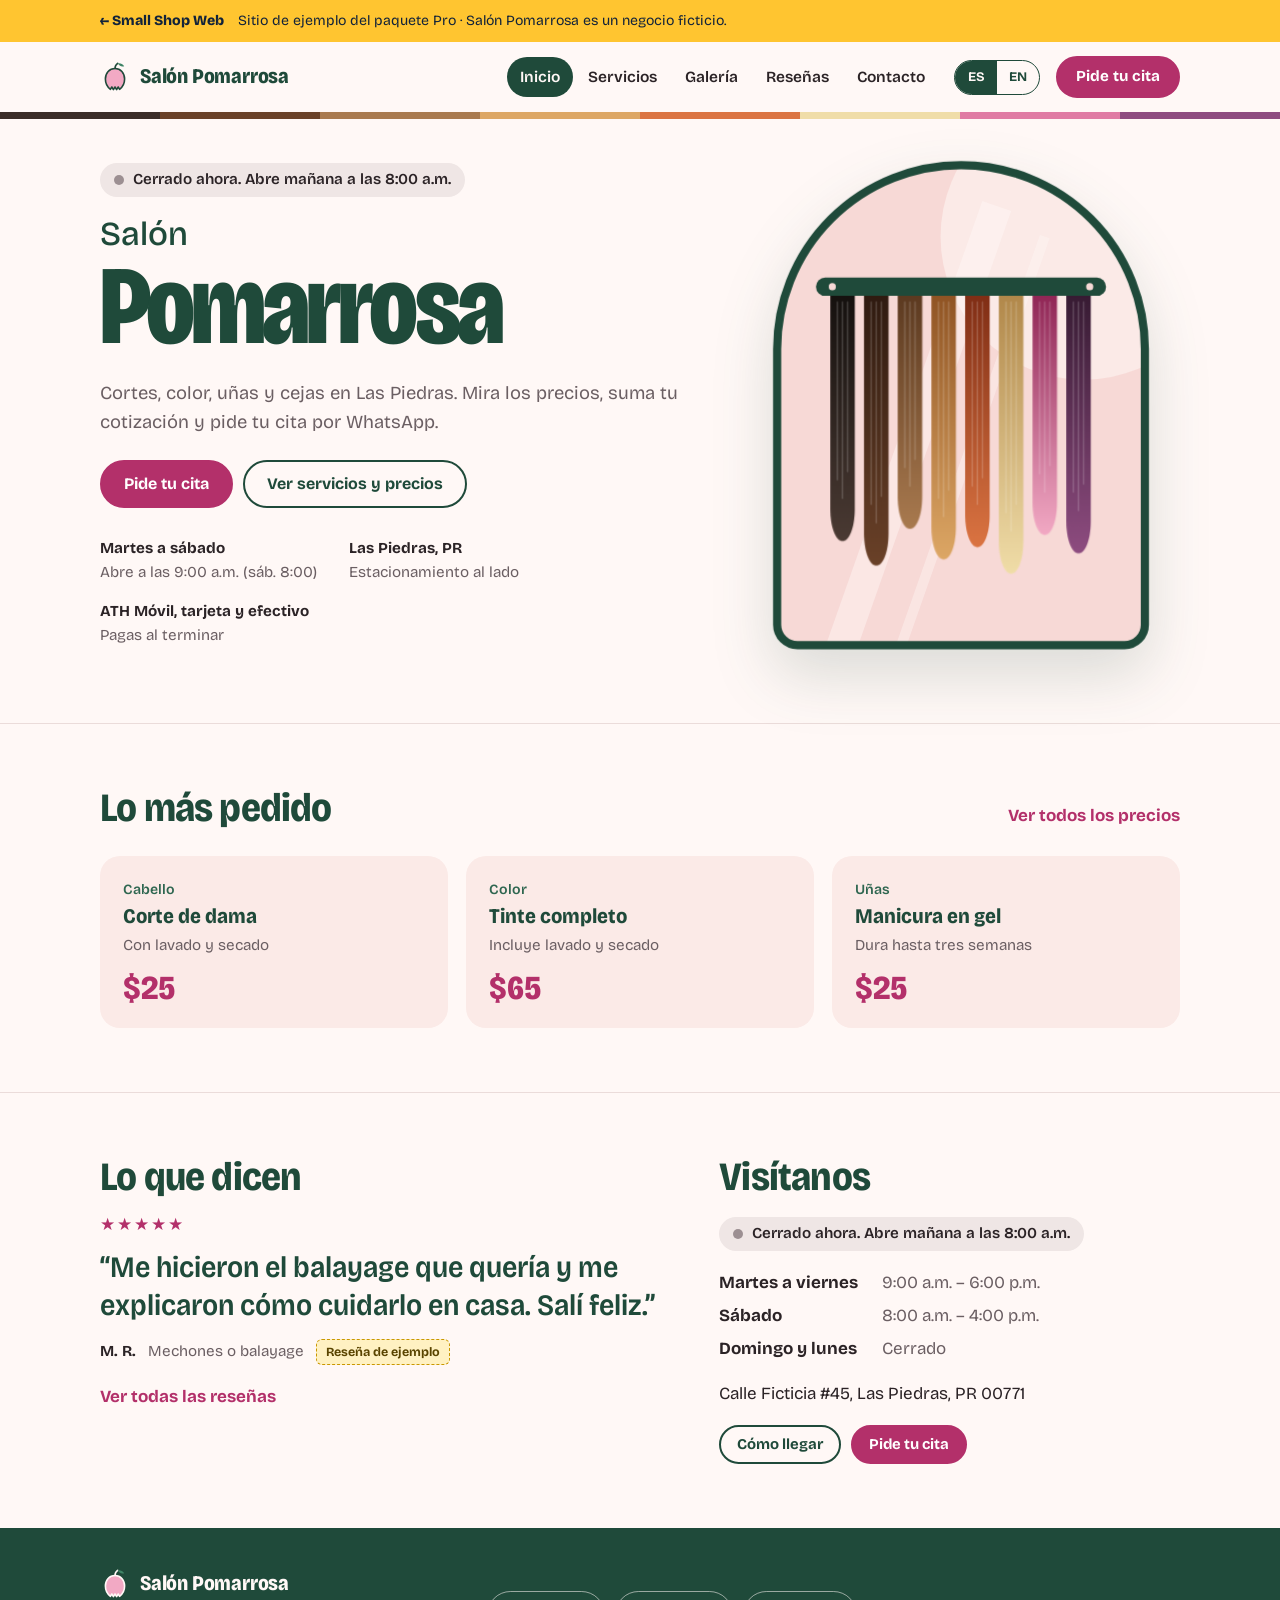
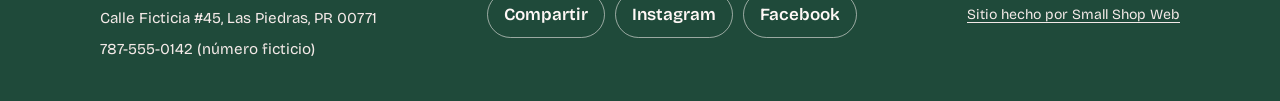
<file: ejemplos/salon/index.html>
<!doctype html>
<html lang="es">
<head>
<meta charset="utf-8">
<meta name="viewport" content="width=device-width, initial-scale=1, viewport-fit=cover">
<title data-t="title.inicio">Salón Pomarrosa | Las Piedras, PR</title>
<meta name="description" content="Sitio de ejemplo hecho por Small Shop Web. Salón Pomarrosa es un negocio ficticio." data-t-attr="content:desc">
<meta name="theme-color" content="#1F4A3A">
<link rel="icon" type="image/svg+xml" href="assets/favicon.svg">
<link rel="preconnect" href="https://fonts.googleapis.com">
<link rel="preconnect" href="https://fonts.gstatic.com" crossorigin>
<link rel="stylesheet" href="https://fonts.googleapis.com/css2?family=Bricolage+Grotesque:opsz,wdth,wght@12..96,75..100,300..800&display=swap">
<link rel="stylesheet" href="assets/salon.css">
</head>
<body data-page="inicio" data-root="">

<div class="demo">
  <div class="wrap">
    <a href="../../index.html">← Small Shop Web</a>
    <span class="msg" data-t="demo.msg">Sitio de ejemplo del paquete Pro · Salón Pomarrosa es un negocio ficticio.</span>
  </div>
</div>

<header class="top">
  <div class="wrap">
    <a class="logo" href="./"><svg class="fruit" width="30" height="32" viewBox="0 0 30 32" aria-hidden="true"><path d="M15 7.5c-5.6 0-9.6 4.4-9.6 10.6 0 4.6 2.2 8.2 5 10.2l1.4-2.3 1.6 2.6 1.6-2.6 1.6 2.6 1.6-2.6 1.4 2.3c2.8-2 5-5.6 5-10.2 0-6.2-4-10.6-9.6-10.6z" fill="#F2A9C4" stroke="currentColor" stroke-width="1.6" stroke-linejoin="round"/><path d="M15 7.5c0-2.3.9-4 2.6-5.2" fill="none" stroke="currentColor" stroke-width="1.6" stroke-linecap="round"/><path d="M17.6 2.3c2.9-.4 5.3.7 6.6 2.9-2.9.6-5.2-.3-6.6-2.9z" fill="#3F8466"/></svg><span>Salón Pomarrosa</span></a>
    <nav class="links" aria-label="Páginas" data-t-attr="aria-label:nav.label">
        <a href="./" data-t="nav.home" aria-current="page">Inicio</a>
        <a href="servicios/" data-t="nav.services">Servicios</a>
        <a href="galeria/" data-t="nav.gallery">Galería</a>
        <a href="resenas/" data-t="nav.reviews">Reseñas</a>
        <a href="contacto/" data-t="nav.contact">Contacto</a>
    </nav>
    <div class="lang" role="group" aria-label="Idioma / Language">
      <button type="button" data-lang="es" aria-pressed="true">ES</button>
      <button type="button" data-lang="en" aria-pressed="false">EN</button>
    </div>
    <a class="btn book-top" href="contacto/#cita" data-t="cta.book">Pide tu cita</a>
  </div>
  <div class="strip" aria-hidden="true"><span></span><span></span><span></span><span></span><span></span><span></span><span></span><span></span></div>
</header>

<main id="main">
  <section class="hero">
    <div class="wrap hero-grid">
      <div class="hero-copy">
        <p class="status" data-status></p>
        <h1><span class="h1-small" data-t="home.small">Salón</span>Pomarrosa</h1>
        <p class="lead" data-t="home.lead">Cortes, color, uñas y cejas en Las Piedras. Mira los precios, suma tu cotización y pide tu cita por WhatsApp.</p>
        <div class="btns">
          <a class="btn" href="contacto/#cita" data-t="cta.book">Pide tu cita</a>
          <a class="btn line" href="servicios/" data-t="home.services">Ver servicios y precios</a>
        </div>
        <ul class="facts">
          <li><b data-t="home.f1b">Martes a sábado</b><span data-t="home.f1">Abre a las 9:00 a.m. (sáb. 8:00)</span></li>
          <li><b>Las Piedras, PR</b><span data-t="home.f2">Estacionamiento al lado</span></li>
          <li><b data-t="home.f3b">ATH Móvil, tarjeta y efectivo</b><span data-t="home.f3">Pagas al terminar</span></li>
        </ul>
      </div>
      <svg class="mirror" viewBox="-6 -6 372 482" aria-hidden="true" focusable="false"><defs><linearGradient id="hg0" x1="0" y1="0" x2="0" y2="1"><stop offset="0" stop-color="#14100E"/><stop offset="1" stop-color="#4A3A33"/></linearGradient><linearGradient id="hg1" x1="0" y1="0" x2="0" y2="1"><stop offset="0" stop-color="#2E1A10"/><stop offset="1" stop-color="#6A4128"/></linearGradient><linearGradient id="hg2" x1="0" y1="0" x2="0" y2="1"><stop offset="0" stop-color="#5A381F"/><stop offset="1" stop-color="#A97A4F"/></linearGradient><linearGradient id="hg3" x1="0" y1="0" x2="0" y2="1"><stop offset="0" stop-color="#8E5222"/><stop offset="1" stop-color="#DDA765"/></linearGradient><linearGradient id="hg4" x1="0" y1="0" x2="0" y2="1"><stop offset="0" stop-color="#7E2C14"/><stop offset="1" stop-color="#DB7442"/></linearGradient><linearGradient id="hg5" x1="0" y1="0" x2="0" y2="1"><stop offset="0" stop-color="#B08648"/><stop offset="1" stop-color="#F0DDA8"/></linearGradient><linearGradient id="hg6" x1="0" y1="0" x2="0" y2="1"><stop offset="0" stop-color="#8E2353"/><stop offset="1" stop-color="#F2A9C4"/></linearGradient><linearGradient id="hg7" x1="0" y1="0" x2="0" y2="1"><stop offset="0" stop-color="#351A31"/><stop offset="1" stop-color="#8E4C80"/></linearGradient><clipPath id="arch"><path d="M0 180A180 180 0 0 1 360 180V450a20 20 0 0 1-20 20H20a20 20 0 0 1-20-20Z"/></clipPath></defs><g clip-path="url(#arch)"><rect width="360" height="470" fill="#F7D9D6"/><circle cx="300" cy="70" r="140" fill="#FBEAE7"/><path d="M60 480L215 40" stroke="#FFF8F6" stroke-width="30" opacity=".45"/><path d="M118 480L262 70" stroke="#FFF8F6" stroke-width="10" opacity=".4"/><g class="tuft" style="--d:0ms"><path d="M52 120h24v216c0 20-6 32-12 32s-12-12-12-32z" fill="url(#hg0)"/><path d="M59 134V308M64 134V326M69 134V300" stroke="#fff" stroke-opacity=".18" stroke-width="1.5" stroke-linecap="round"/></g><g class="tuft" style="--d:80ms"><path d="M85 120h24v240c0 20-6 32-12 32s-12-12-12-32z" fill="url(#hg1)"/><path d="M92 134V332M97 134V350M102 134V324" stroke="#fff" stroke-opacity=".18" stroke-width="1.5" stroke-linecap="round"/></g><g class="tuft" style="--d:160ms"><path d="M118 120h24v204c0 20-6 32-12 32s-12-12-12-32z" fill="url(#hg2)"/><path d="M125 134V296M130 134V314M135 134V288" stroke="#fff" stroke-opacity=".18" stroke-width="1.5" stroke-linecap="round"/></g><g class="tuft" style="--d:240ms"><path d="M151 120h24v234c0 20-6 32-12 32s-12-12-12-32z" fill="url(#hg3)"/><path d="M158 134V326M163 134V344M168 134V318" stroke="#fff" stroke-opacity=".18" stroke-width="1.5" stroke-linecap="round"/></g><g class="tuft" style="--d:320ms"><path d="M184 120h24v222c0 20-6 32-12 32s-12-12-12-32z" fill="url(#hg4)"/><path d="M191 134V314M196 134V332M201 134V306" stroke="#fff" stroke-opacity=".18" stroke-width="1.5" stroke-linecap="round"/></g><g class="tuft" style="--d:400ms"><path d="M217 120h24v248c0 20-6 32-12 32s-12-12-12-32z" fill="url(#hg5)"/><path d="M224 134V340M229 134V358M234 134V332" stroke="#fff" stroke-opacity=".18" stroke-width="1.5" stroke-linecap="round"/></g><g class="tuft" style="--d:480ms"><path d="M250 120h24v210c0 20-6 32-12 32s-12-12-12-32z" fill="url(#hg6)"/><path d="M257 134V302M262 134V320M267 134V294" stroke="#fff" stroke-opacity=".18" stroke-width="1.5" stroke-linecap="round"/></g><g class="tuft" style="--d:560ms"><path d="M283 120h24v228c0 20-6 32-12 32s-12-12-12-32z" fill="url(#hg7)"/><path d="M290 134V320M295 134V338M300 134V312" stroke="#fff" stroke-opacity=".18" stroke-width="1.5" stroke-linecap="round"/></g><rect x="38" y="110" width="284" height="18" rx="9" fill="#1F4A3A"/><circle cx="54" cy="119" r="3.5" fill="#F7D9D6"/><circle cx="306" cy="119" r="3.5" fill="#F7D9D6"/></g><path d="M0 180A180 180 0 0 1 360 180V450a20 20 0 0 1-20 20H20a20 20 0 0 1-20-20Z" fill="none" stroke="#1F4A3A" stroke-width="8"/></svg>
    </div>
  </section>

  <section class="band">
    <div class="wrap">
      <div class="s-head">
        <h2 data-t="fav.title">Lo más pedido</h2>
        <a class="more" href="servicios/" data-t="fav.all">Ver todos los precios</a>
      </div>
      <div class="favs" id="favs"></div>
    </div>
  </section>

  <section class="band">
    <div class="wrap two-col">
      <div class="rev-col">
        <h2 data-t="rev.title">Lo que dicen</h2>
        <figure class="quote-big" id="rev-teaser"></figure>
        <a class="more" href="resenas/" data-t="rev.all">Ver todas las reseñas</a>
      </div>
      <div class="visit">
        <h2 data-t="visit.title">Visítanos</h2>
        <p class="status" data-status></p>
        <dl class="hours-short">
          <dt data-t="visit.h1">Martes a viernes</dt><dd>9:00 a.m. – 6:00 p.m.</dd>
          <dt data-t="visit.h2">Sábado</dt><dd>8:00 a.m. – 4:00 p.m.</dd>
          <dt data-t="visit.h3">Domingo y lunes</dt><dd data-t="visit.h3v">Cerrado</dd>
        </dl>
        <p data-t="visit.addr">Calle Ficticia #45, Las Piedras, PR 00771</p>
        <div class="btns">
          <a class="btn line small" href="https://www.google.com/maps/dir/?api=1&amp;destination=Las+Piedras%2C+Puerto+Rico" target="_blank" rel="noopener" data-dir data-t="visit.dir">Cómo llegar</a>
          <a class="btn small" href="contacto/#cita" data-t="cta.book">Pide tu cita</a>
        </div>
      </div>
    </div>
  </section>
</main>

<footer class="foot">
  <div class="wrap">
    <div class="f-brand">
      <a class="logo" href="./"><svg class="fruit" width="30" height="32" viewBox="0 0 30 32" aria-hidden="true"><path d="M15 7.5c-5.6 0-9.6 4.4-9.6 10.6 0 4.6 2.2 8.2 5 10.2l1.4-2.3 1.6 2.6 1.6-2.6 1.6 2.6 1.6-2.6 1.4 2.3c2.8-2 5-5.6 5-10.2 0-6.2-4-10.6-9.6-10.6z" fill="#F2A9C4" stroke="currentColor" stroke-width="1.6" stroke-linejoin="round"/><path d="M15 7.5c0-2.3.9-4 2.6-5.2" fill="none" stroke="currentColor" stroke-width="1.6" stroke-linecap="round"/><path d="M17.6 2.3c2.9-.4 5.3.7 6.6 2.9-2.9.6-5.2-.3-6.6-2.9z" fill="#3F8466"/></svg><span>Salón Pomarrosa</span></a>
      <p data-t="visit.addr">Calle Ficticia #45, Las Piedras, PR 00771</p>
      <p data-t="foot.phone">787-555-0142 (número ficticio)</p>
    </div>
    <div class="f-acts">
      <button type="button" class="chip-btn" data-share data-t="foot.share">Compartir</button>
      <button type="button" class="chip-btn" data-social="Instagram">Instagram</button>
      <button type="button" class="chip-btn" data-social="Facebook">Facebook</button>
    </div>
    <a class="made" href="../../index.html" data-t="foot.made">Sitio hecho por Small Shop Web</a>
  </div>
</footer>

<div class="modal" id="modal" hidden>
  <div class="sheet" role="dialog" aria-modal="true" aria-labelledby="m-title">
    <h2 id="m-title"></h2>
    <div class="bubble" id="m-bubble"></div>
    <p id="m-note"></p>
    <div class="acts" id="m-acts"></div>
    <button type="button" class="btn line small" id="m-close">Cerrar</button>
  </div>
</div>

<script src="assets/salon.js"></script>
</body>
</html>
</file>
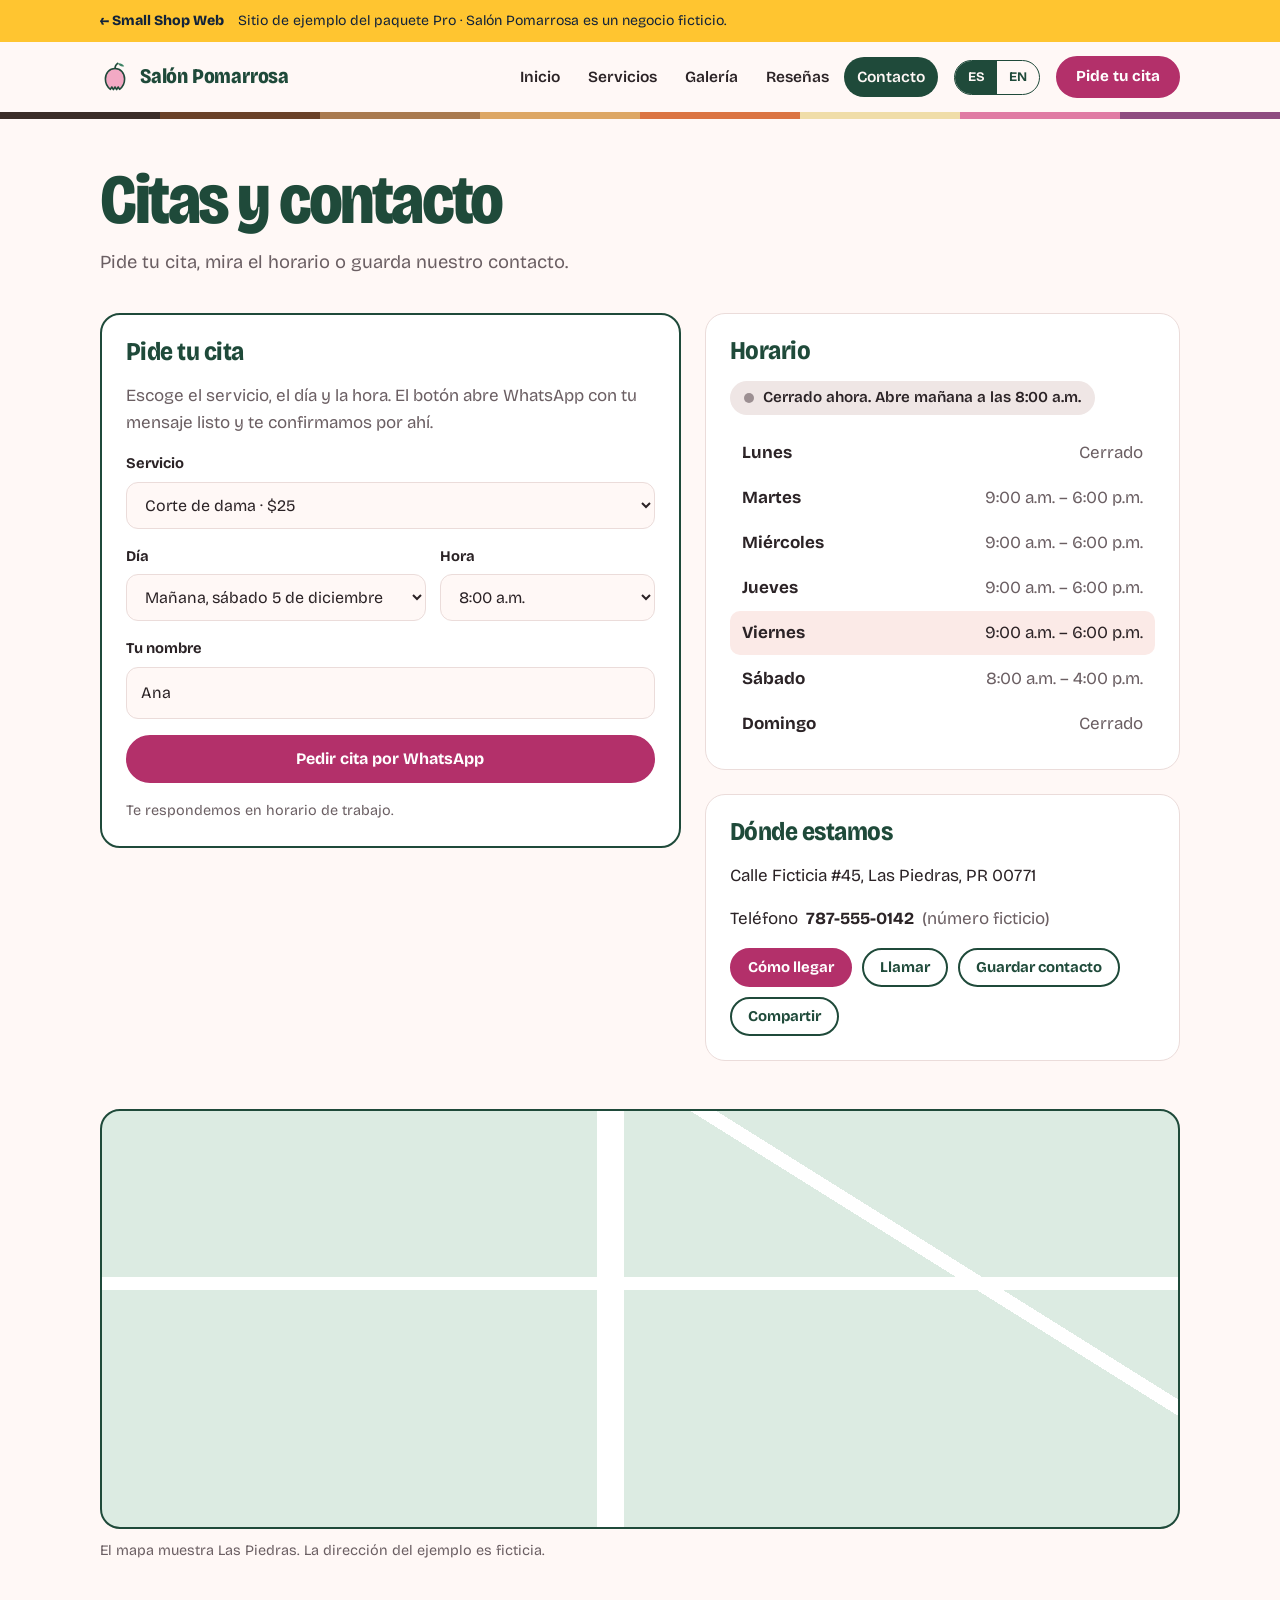
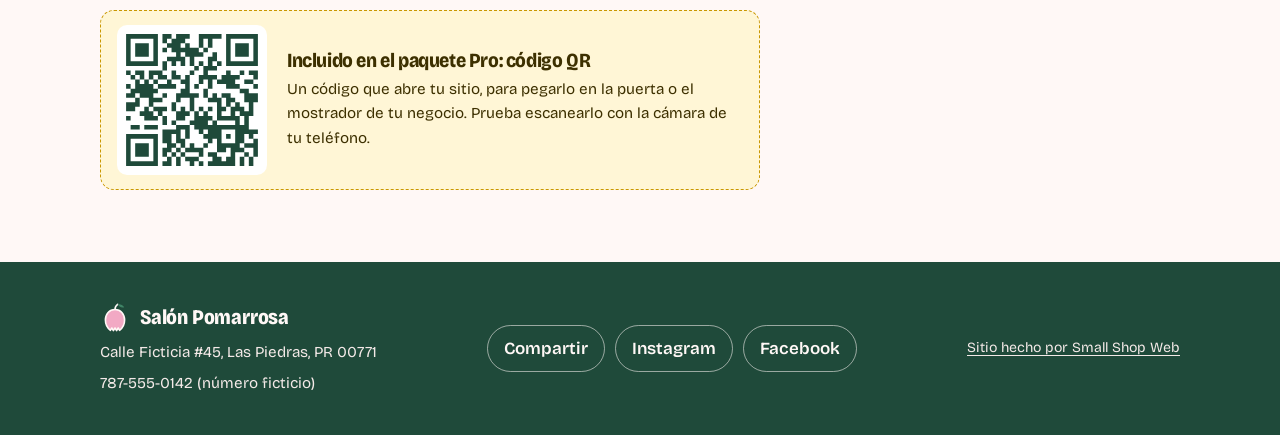
<file: ejemplos/salon/contacto/index.html>
<!doctype html>
<html lang="es">
<head>
<meta charset="utf-8">
<meta name="viewport" content="width=device-width, initial-scale=1, viewport-fit=cover">
<title data-t="title.contacto">Citas y contacto | Salón Pomarrosa</title>
<meta name="description" content="Sitio de ejemplo hecho por Small Shop Web. Salón Pomarrosa es un negocio ficticio." data-t-attr="content:desc">
<meta name="theme-color" content="#1F4A3A">
<link rel="icon" type="image/svg+xml" href="../assets/favicon.svg">
<link rel="preconnect" href="https://fonts.googleapis.com">
<link rel="preconnect" href="https://fonts.gstatic.com" crossorigin>
<link rel="stylesheet" href="https://fonts.googleapis.com/css2?family=Bricolage+Grotesque:opsz,wdth,wght@12..96,75..100,300..800&display=swap">
<link rel="stylesheet" href="../assets/salon.css">
</head>
<body data-page="contacto" data-root="../">

<div class="demo">
  <div class="wrap">
    <a href="../../../index.html">← Small Shop Web</a>
    <span class="msg" data-t="demo.msg">Sitio de ejemplo del paquete Pro · Salón Pomarrosa es un negocio ficticio.</span>
  </div>
</div>

<header class="top">
  <div class="wrap">
    <a class="logo" href="../"><svg class="fruit" width="30" height="32" viewBox="0 0 30 32" aria-hidden="true"><path d="M15 7.5c-5.6 0-9.6 4.4-9.6 10.6 0 4.6 2.2 8.2 5 10.2l1.4-2.3 1.6 2.6 1.6-2.6 1.6 2.6 1.6-2.6 1.4 2.3c2.8-2 5-5.6 5-10.2 0-6.2-4-10.6-9.6-10.6z" fill="#F2A9C4" stroke="currentColor" stroke-width="1.6" stroke-linejoin="round"/><path d="M15 7.5c0-2.3.9-4 2.6-5.2" fill="none" stroke="currentColor" stroke-width="1.6" stroke-linecap="round"/><path d="M17.6 2.3c2.9-.4 5.3.7 6.6 2.9-2.9.6-5.2-.3-6.6-2.9z" fill="#3F8466"/></svg><span>Salón Pomarrosa</span></a>
    <nav class="links" aria-label="Páginas" data-t-attr="aria-label:nav.label">
        <a href="../" data-t="nav.home">Inicio</a>
        <a href="../servicios/" data-t="nav.services">Servicios</a>
        <a href="../galeria/" data-t="nav.gallery">Galería</a>
        <a href="../resenas/" data-t="nav.reviews">Reseñas</a>
        <a href="../contacto/" data-t="nav.contact" aria-current="page">Contacto</a>
    </nav>
    <div class="lang" role="group" aria-label="Idioma / Language">
      <button type="button" data-lang="es" aria-pressed="true">ES</button>
      <button type="button" data-lang="en" aria-pressed="false">EN</button>
    </div>
    <a class="btn book-top" href="../contacto/#cita" data-t="cta.book">Pide tu cita</a>
  </div>
  <div class="strip" aria-hidden="true"><span></span><span></span><span></span><span></span><span></span><span></span><span></span><span></span></div>
</header>

<main id="main">
  <section class="page-head">
    <div class="wrap">
      <h1 class="pt" data-t="ct.title">Citas y contacto</h1>
      <p class="lead" data-t="ct.lead">Pide tu cita, mira el horario o guarda nuestro contacto.</p>
    </div>
  </section>

  <section class="ct-sec" id="cita">
    <div class="wrap ct-grid">
      <form class="card book" id="book" autocomplete="off">
        <h2 data-t="bk.title">Pide tu cita</h2>
        <p data-t="bk.lead">Escoge el servicio, el día y la hora. El botón abre WhatsApp con tu mensaje listo y te confirmamos por ahí.</p>
        <div class="f">
          <label for="bk-service" data-t="bk.service">Servicio</label>
          <select id="bk-service"></select>
        </div>
        <div class="two">
          <div class="f">
            <label for="bk-day" data-t="bk.day">Día</label>
            <select id="bk-day"></select>
          </div>
          <div class="f">
            <label for="bk-time" data-t="bk.time">Hora</label>
            <select id="bk-time"></select>
          </div>
        </div>
        <div class="f">
          <label for="bk-name" data-t="bk.name">Tu nombre</label>
          <input id="bk-name" type="text" maxlength="40" value="Ana">
        </div>
        <button class="btn" type="submit" data-t="bk.send">Pedir cita por WhatsApp</button>
        <p class="note" data-t="bk.note">Te respondemos en horario de trabajo.</p>
      </form>

      <div class="ct-info">
        <div class="card">
          <h2 data-t="hr.title">Horario</h2>
          <p class="status" data-status></p>
          <dl class="hours" id="hours"></dl>
        </div>
        <div class="card">
          <h2 data-t="where.title">Dónde estamos</h2>
          <p data-t="visit.addr">Calle Ficticia #45, Las Piedras, PR 00771</p>
          <p class="phone"><span data-t="ct.phone">Teléfono</span> <b>787-555-0142</b> <span class="muted" data-t="ct.fake">(número ficticio)</span></p>
          <div class="btns">
            <a class="btn small" href="https://www.google.com/maps/dir/?api=1&amp;destination=Las+Piedras%2C+Puerto+Rico" target="_blank" rel="noopener" data-dir data-t="visit.dir">Cómo llegar</a>
            <button class="btn line small" type="button" id="ct-call" data-t="ct.call">Llamar</button>
            <button class="btn line small" type="button" id="ct-save" data-t="ct.save">Guardar contacto</button>
            <button class="btn line small" type="button" data-share data-t="ct.share">Compartir</button>
          </div>
        </div>
      </div>
    </div>
  </section>

  <section class="map-sec">
    <div class="wrap">
      <div class="map">
        <iframe title="Mapa de Las Piedras" data-t-attr="title:map.title" src="https://www.google.com/maps?q=Las+Piedras,+Puerto+Rico&amp;z=14&amp;output=embed" loading="lazy" referrerpolicy="no-referrer-when-downgrade"></iframe>
      </div>
      <p class="note" data-t="map.note">El mapa muestra Las Piedras. La dirección del ejemplo es ficticia.</p>
    </div>
  </section>

  <section class="qr-sec">
    <div class="wrap">
      <div class="demo-box qr-box">
        <svg role="img" aria-label="Código QR que abre este sitio" data-t-attr="aria-label:qr.alt" viewBox="0 0 33 33" class="qr"><path fill="#fff" d="M0 0h33v33h-33z"/><path class="qrline" stroke="#1f4a3a" d="M2 2.5h7m1 0h2m1 0h3m2 0h5m1 0h7m-29 1h1m5 0h1m1 0h1m1 0h3m3 0h1m1 0h1m3 0h1m5 0h1m-29 1h1m1 0h3m1 0h1m2 0h3m1 0h1m2 0h1m1 0h1m3 0h1m1 0h3m1 0h1m-29 1h1m1 0h3m1 0h1m1 0h1m1 0h6m1 0h1m4 0h1m1 0h3m1 0h1m-29 1h1m1 0h3m1 0h1m4 0h1m1 0h4m2 0h1m2 0h1m1 0h3m1 0h1m-29 1h1m5 0h1m2 0h4m1 0h1m3 0h2m2 0h1m5 0h1m-29 1h7m1 0h1m1 0h1m1 0h1m1 0h1m1 0h1m1 0h1m1 0h1m1 0h7m-21 1h1m6 0h1m1 0h3m-20 1h1m1 0h2m1 0h3m2 0h1m3 0h1m2 0h1m4 0h1m2 0h1m1 0h2m-28 1h1m1 0h1m1 0h1m1 0h2m1 0h2m1 0h1m2 0h4m1 0h4m3 0h1m-27 1h1m1 0h1m1 0h1m2 0h1m2 0h2m2 0h1m1 0h1m1 0h4m2 0h2m-28 1h1m1 0h4m1 0h4m2 0h1m1 0h1m2 0h1m3 0h3m3 0h1m-28 1h6m5 0h2m3 0h1m7 0h2m-27 1h2m1 0h3m2 0h1m2 0h5m1 0h1m1 0h1m1 0h2m3 0h3m-27 1h1m2 0h3m3 0h1m2 0h1m3 0h3m1 0h2m2 0h3m-29 1h3m2 0h1m4 0h1m3 0h1m5 0h1m1 0h1m1 0h1m2 0h1m-28 1h2m2 0h1m1 0h3m1 0h1m1 0h1m1 0h1m1 0h1m1 0h1m1 0h2m1 0h3m1 0h1m-25 1h3m1 0h1m3 0h3m1 0h1m1 0h1m2 0h1m2 0h1m1 0h3m-28 1h1m3 0h3m1 0h1m2 0h2m2 0h4m1 0h5m1 0h1m-19 1h1m1 0h1m3 0h4m1 0h1m4 0h1m1 0h1m-26 1h2m1 0h3m4 0h3m1 0h12m-19 1h4m1 0h1m2 0h1m1 0h3m3 0h5m-29 1h7m1 0h2m1 0h1m1 0h1m3 0h4m1 0h1m1 0h2m1 0h1m-28 1h1m5 0h1m1 0h2m1 0h2m5 0h1m1 0h1m3 0h2m2 0h1m-29 1h1m1 0h3m1 0h1m2 0h2m1 0h1m1 0h1m2 0h1m2 0h5m1 0h3m-29 1h1m1 0h3m1 0h1m1 0h2m1 0h1m1 0h4m3 0h2m1 0h3m2 0h1m-29 1h1m1 0h3m1 0h1m1 0h1m1 0h1m1 0h1m3 0h1m1 0h2m3 0h1m2 0h1m1 0h1m-29 1h1m5 0h1m2 0h1m1 0h1m1 0h3m3 0h2m1 0h2m1 0h1m1 0h1m-28 1h7m1 0h2m1 0h1m2 0h1m1 0h1m1 0h6m1 0h1m1 0h1"/></svg>
        <div>
          <h2 data-t="qr.title">Incluido en el paquete Pro: código QR</h2>
          <p data-t="qr.text">Un código que abre tu sitio, para pegarlo en la puerta o el mostrador de tu negocio. Prueba escanearlo con la cámara de tu teléfono.</p>
        </div>
      </div>
    </div>
  </section>
</main>

<footer class="foot">
  <div class="wrap">
    <div class="f-brand">
      <a class="logo" href="../"><svg class="fruit" width="30" height="32" viewBox="0 0 30 32" aria-hidden="true"><path d="M15 7.5c-5.6 0-9.6 4.4-9.6 10.6 0 4.6 2.2 8.2 5 10.2l1.4-2.3 1.6 2.6 1.6-2.6 1.6 2.6 1.6-2.6 1.4 2.3c2.8-2 5-5.6 5-10.2 0-6.2-4-10.6-9.6-10.6z" fill="#F2A9C4" stroke="currentColor" stroke-width="1.6" stroke-linejoin="round"/><path d="M15 7.5c0-2.3.9-4 2.6-5.2" fill="none" stroke="currentColor" stroke-width="1.6" stroke-linecap="round"/><path d="M17.6 2.3c2.9-.4 5.3.7 6.6 2.9-2.9.6-5.2-.3-6.6-2.9z" fill="#3F8466"/></svg><span>Salón Pomarrosa</span></a>
      <p data-t="visit.addr">Calle Ficticia #45, Las Piedras, PR 00771</p>
      <p data-t="foot.phone">787-555-0142 (número ficticio)</p>
    </div>
    <div class="f-acts">
      <button type="button" class="chip-btn" data-share data-t="foot.share">Compartir</button>
      <button type="button" class="chip-btn" data-social="Instagram">Instagram</button>
      <button type="button" class="chip-btn" data-social="Facebook">Facebook</button>
    </div>
    <a class="made" href="../../../index.html" data-t="foot.made">Sitio hecho por Small Shop Web</a>
  </div>
</footer>

<div class="modal" id="modal" hidden>
  <div class="sheet" role="dialog" aria-modal="true" aria-labelledby="m-title">
    <h2 id="m-title"></h2>
    <div class="bubble" id="m-bubble"></div>
    <p id="m-note"></p>
    <div class="acts" id="m-acts"></div>
    <button type="button" class="btn line small" id="m-close">Cerrar</button>
  </div>
</div>

<script src="../assets/salon.js"></script>
</body>
</html>
</file>
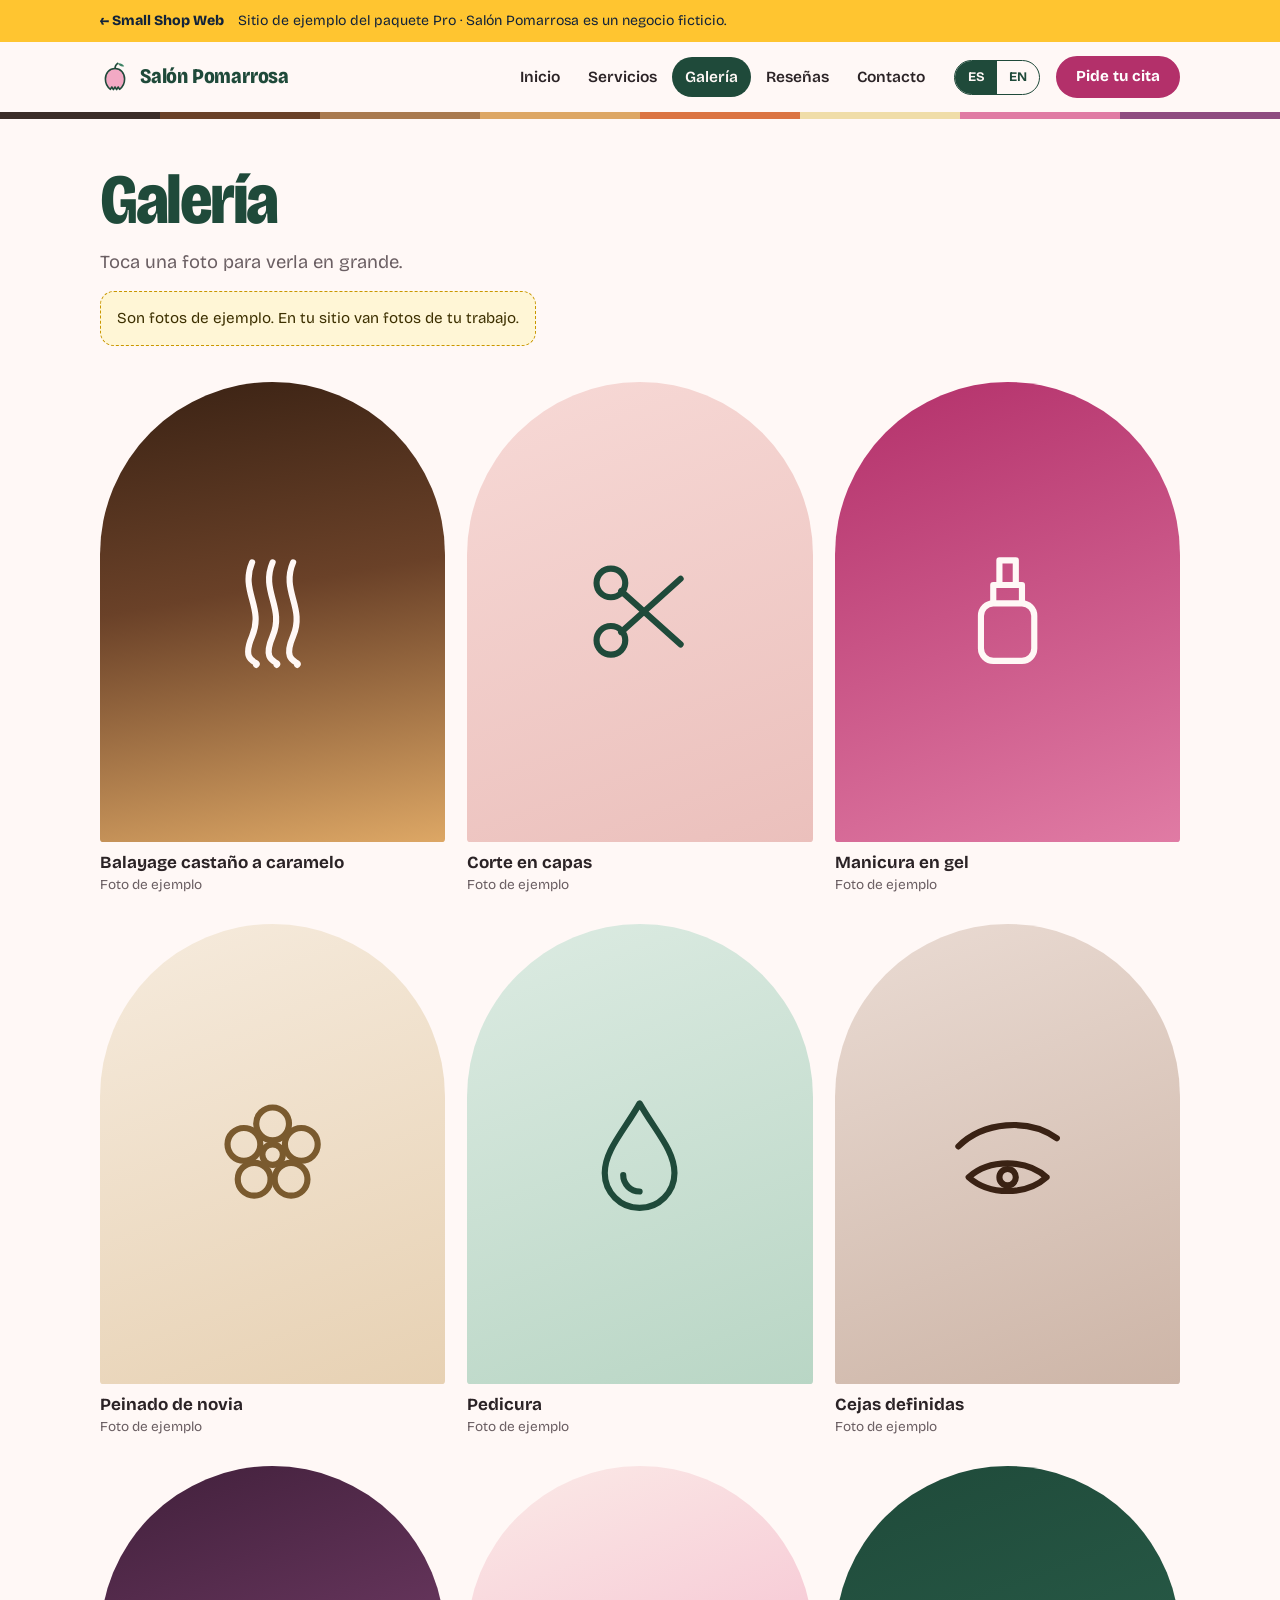
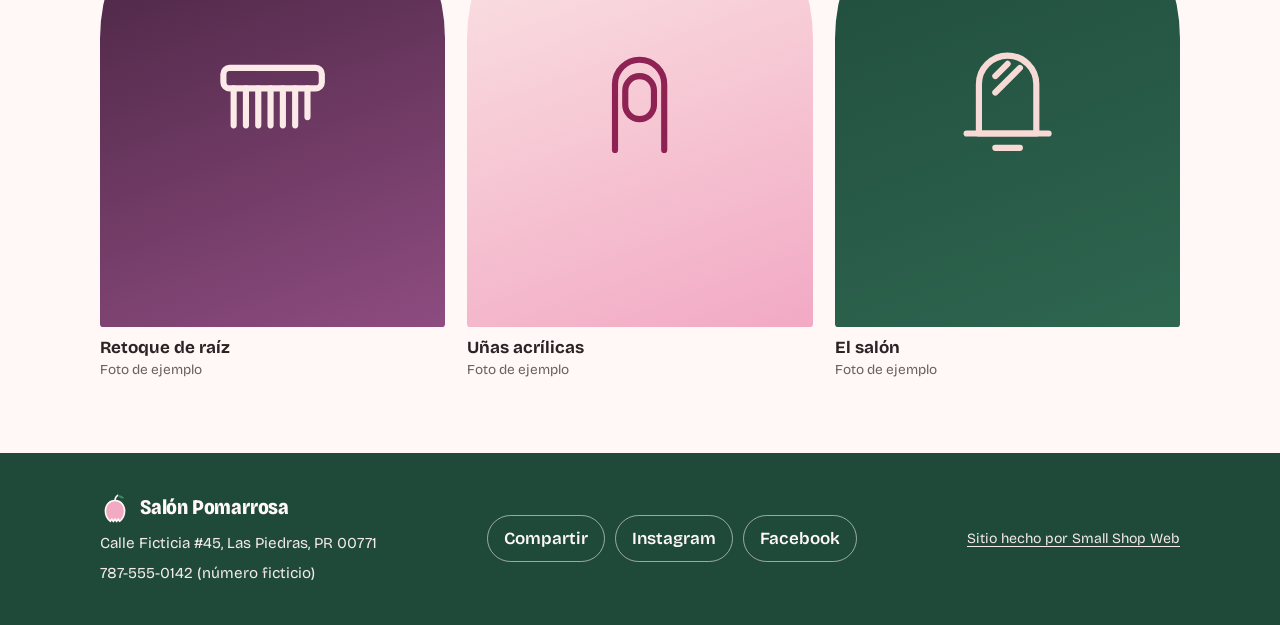
<file: ejemplos/salon/galeria/index.html>
<!doctype html>
<html lang="es">
<head>
<meta charset="utf-8">
<meta name="viewport" content="width=device-width, initial-scale=1, viewport-fit=cover">
<title data-t="title.galeria">Galería | Salón Pomarrosa</title>
<meta name="description" content="Sitio de ejemplo hecho por Small Shop Web. Salón Pomarrosa es un negocio ficticio." data-t-attr="content:desc">
<meta name="theme-color" content="#1F4A3A">
<link rel="icon" type="image/svg+xml" href="../assets/favicon.svg">
<link rel="preconnect" href="https://fonts.googleapis.com">
<link rel="preconnect" href="https://fonts.gstatic.com" crossorigin>
<link rel="stylesheet" href="https://fonts.googleapis.com/css2?family=Bricolage+Grotesque:opsz,wdth,wght@12..96,75..100,300..800&display=swap">
<link rel="stylesheet" href="../assets/salon.css">
</head>
<body data-page="galeria" data-root="../">

<div class="demo">
  <div class="wrap">
    <a href="../../../index.html">← Small Shop Web</a>
    <span class="msg" data-t="demo.msg">Sitio de ejemplo del paquete Pro · Salón Pomarrosa es un negocio ficticio.</span>
  </div>
</div>

<header class="top">
  <div class="wrap">
    <a class="logo" href="../"><svg class="fruit" width="30" height="32" viewBox="0 0 30 32" aria-hidden="true"><path d="M15 7.5c-5.6 0-9.6 4.4-9.6 10.6 0 4.6 2.2 8.2 5 10.2l1.4-2.3 1.6 2.6 1.6-2.6 1.6 2.6 1.6-2.6 1.4 2.3c2.8-2 5-5.6 5-10.2 0-6.2-4-10.6-9.6-10.6z" fill="#F2A9C4" stroke="currentColor" stroke-width="1.6" stroke-linejoin="round"/><path d="M15 7.5c0-2.3.9-4 2.6-5.2" fill="none" stroke="currentColor" stroke-width="1.6" stroke-linecap="round"/><path d="M17.6 2.3c2.9-.4 5.3.7 6.6 2.9-2.9.6-5.2-.3-6.6-2.9z" fill="#3F8466"/></svg><span>Salón Pomarrosa</span></a>
    <nav class="links" aria-label="Páginas" data-t-attr="aria-label:nav.label">
        <a href="../" data-t="nav.home">Inicio</a>
        <a href="../servicios/" data-t="nav.services">Servicios</a>
        <a href="../galeria/" data-t="nav.gallery" aria-current="page">Galería</a>
        <a href="../resenas/" data-t="nav.reviews">Reseñas</a>
        <a href="../contacto/" data-t="nav.contact">Contacto</a>
    </nav>
    <div class="lang" role="group" aria-label="Idioma / Language">
      <button type="button" data-lang="es" aria-pressed="true">ES</button>
      <button type="button" data-lang="en" aria-pressed="false">EN</button>
    </div>
    <a class="btn book-top" href="../contacto/#cita" data-t="cta.book">Pide tu cita</a>
  </div>
  <div class="strip" aria-hidden="true"><span></span><span></span><span></span><span></span><span></span><span></span><span></span><span></span></div>
</header>

<main id="main">
  <section class="page-head">
    <div class="wrap">
      <h1 class="pt" data-t="gal.title">Galería</h1>
      <p class="lead" data-t="gal.lead">Toca una foto para verla en grande.</p>
      <p class="demo-note" data-t="gal.note">Son fotos de ejemplo. En tu sitio van fotos de tu trabajo.</p>
    </div>
  </section>

  <section class="gal-sec">
    <div class="wrap">
      <div class="gal" id="gal"></div>
    </div>
  </section>
</main>

<footer class="foot">
  <div class="wrap">
    <div class="f-brand">
      <a class="logo" href="../"><svg class="fruit" width="30" height="32" viewBox="0 0 30 32" aria-hidden="true"><path d="M15 7.5c-5.6 0-9.6 4.4-9.6 10.6 0 4.6 2.2 8.2 5 10.2l1.4-2.3 1.6 2.6 1.6-2.6 1.6 2.6 1.6-2.6 1.4 2.3c2.8-2 5-5.6 5-10.2 0-6.2-4-10.6-9.6-10.6z" fill="#F2A9C4" stroke="currentColor" stroke-width="1.6" stroke-linejoin="round"/><path d="M15 7.5c0-2.3.9-4 2.6-5.2" fill="none" stroke="currentColor" stroke-width="1.6" stroke-linecap="round"/><path d="M17.6 2.3c2.9-.4 5.3.7 6.6 2.9-2.9.6-5.2-.3-6.6-2.9z" fill="#3F8466"/></svg><span>Salón Pomarrosa</span></a>
      <p data-t="visit.addr">Calle Ficticia #45, Las Piedras, PR 00771</p>
      <p data-t="foot.phone">787-555-0142 (número ficticio)</p>
    </div>
    <div class="f-acts">
      <button type="button" class="chip-btn" data-share data-t="foot.share">Compartir</button>
      <button type="button" class="chip-btn" data-social="Instagram">Instagram</button>
      <button type="button" class="chip-btn" data-social="Facebook">Facebook</button>
    </div>
    <a class="made" href="../../../index.html" data-t="foot.made">Sitio hecho por Small Shop Web</a>
  </div>
</footer>

<div class="lb" id="lb" hidden role="dialog" aria-modal="true" aria-label="Foto" data-t-attr="aria-label:lb.label">
  <button class="lb-btn lb-x" type="button" id="lb-x" aria-label="Cerrar" data-t-attr="aria-label:lb.close"><svg width="20" height="20" viewBox="0 0 24 24" fill="none" stroke="currentColor" stroke-width="2.5" stroke-linecap="round" aria-hidden="true"><path d="M6 6l12 12M18 6L6 18"/></svg></button>
  <button class="lb-btn lb-prev" type="button" id="lb-prev" aria-label="Foto anterior" data-t-attr="aria-label:lb.prev"><svg width="22" height="22" viewBox="0 0 24 24" fill="none" stroke="currentColor" stroke-width="2.5" stroke-linecap="round" stroke-linejoin="round" aria-hidden="true"><path d="M15 5l-7 7 7 7"/></svg></button>
  <figure class="lb-fig"><div class="lb-art" id="lb-art"></div><figcaption id="lb-cap"></figcaption><span class="lb-count" id="lb-count"></span></figure>
  <button class="lb-btn lb-next" type="button" id="lb-next" aria-label="Foto siguiente" data-t-attr="aria-label:lb.next"><svg width="22" height="22" viewBox="0 0 24 24" fill="none" stroke="currentColor" stroke-width="2.5" stroke-linecap="round" stroke-linejoin="round" aria-hidden="true"><path d="M9 5l7 7-7 7"/></svg></button>
</div>

<div class="modal" id="modal" hidden>
  <div class="sheet" role="dialog" aria-modal="true" aria-labelledby="m-title">
    <h2 id="m-title"></h2>
    <div class="bubble" id="m-bubble"></div>
    <p id="m-note"></p>
    <div class="acts" id="m-acts"></div>
    <button type="button" class="btn line small" id="m-close">Cerrar</button>
  </div>
</div>

<script src="../assets/salon.js"></script>
</body>
</html>
</file>
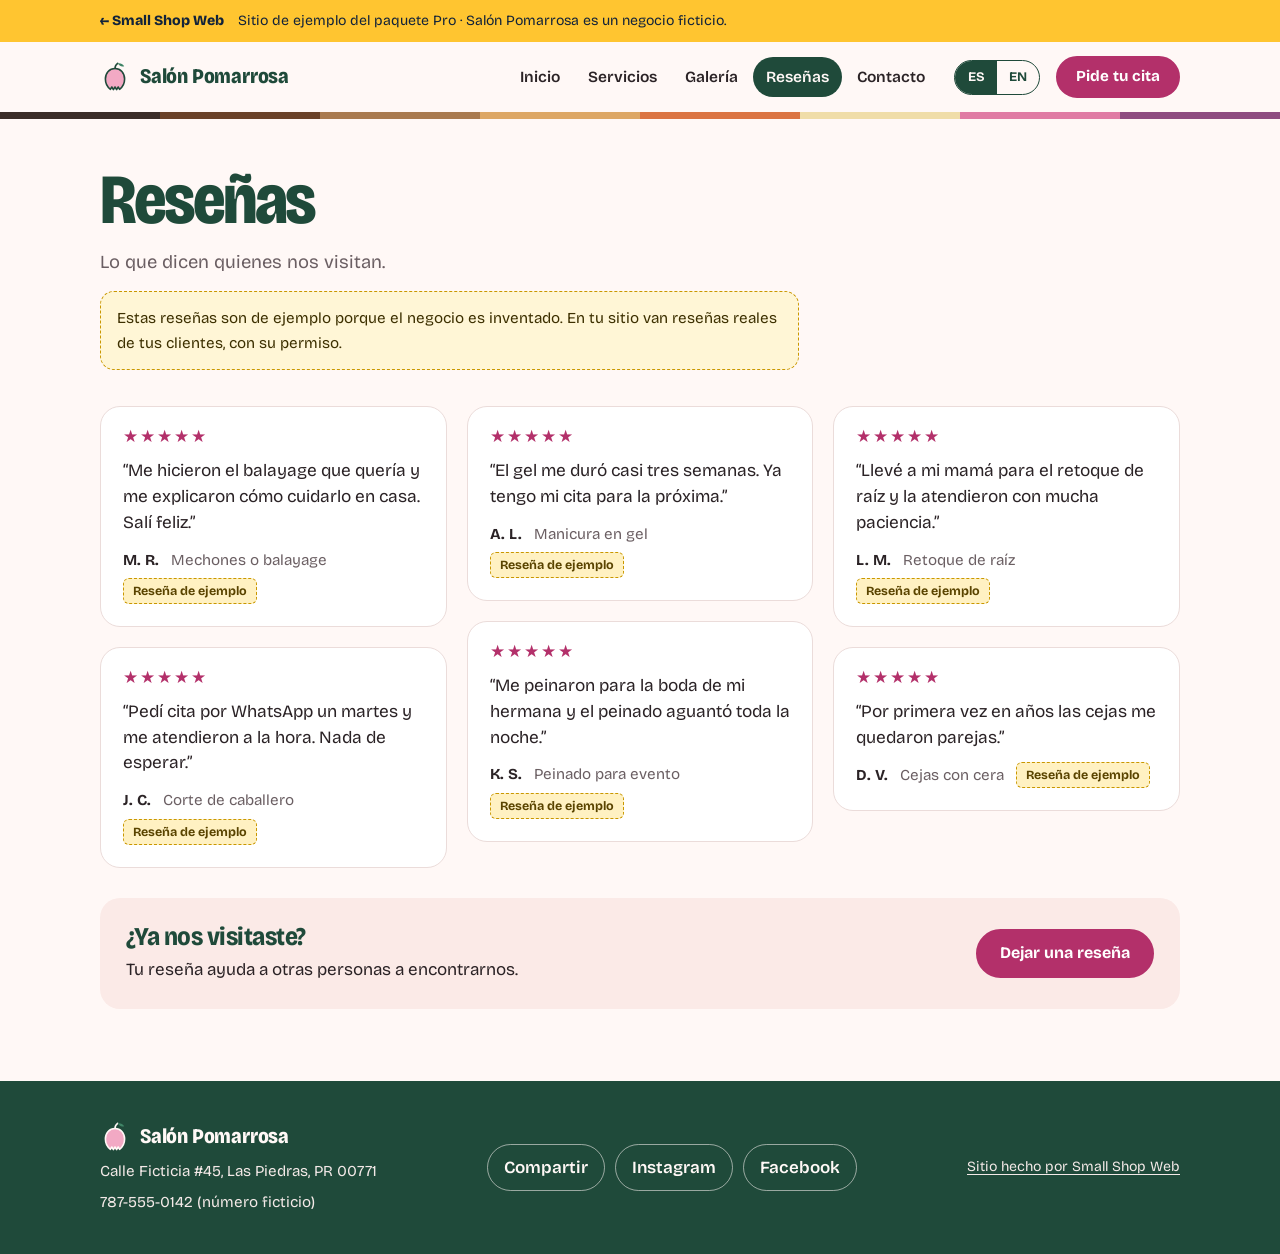
<file: ejemplos/salon/resenas/index.html>
<!doctype html>
<html lang="es">
<head>
<meta charset="utf-8">
<meta name="viewport" content="width=device-width, initial-scale=1, viewport-fit=cover">
<title data-t="title.resenas">Reseñas | Salón Pomarrosa</title>
<meta name="description" content="Sitio de ejemplo hecho por Small Shop Web. Salón Pomarrosa es un negocio ficticio." data-t-attr="content:desc">
<meta name="theme-color" content="#1F4A3A">
<link rel="icon" type="image/svg+xml" href="../assets/favicon.svg">
<link rel="preconnect" href="https://fonts.googleapis.com">
<link rel="preconnect" href="https://fonts.gstatic.com" crossorigin>
<link rel="stylesheet" href="https://fonts.googleapis.com/css2?family=Bricolage+Grotesque:opsz,wdth,wght@12..96,75..100,300..800&display=swap">
<link rel="stylesheet" href="../assets/salon.css">
</head>
<body data-page="resenas" data-root="../">

<div class="demo">
  <div class="wrap">
    <a href="../../../index.html">← Small Shop Web</a>
    <span class="msg" data-t="demo.msg">Sitio de ejemplo del paquete Pro · Salón Pomarrosa es un negocio ficticio.</span>
  </div>
</div>

<header class="top">
  <div class="wrap">
    <a class="logo" href="../"><svg class="fruit" width="30" height="32" viewBox="0 0 30 32" aria-hidden="true"><path d="M15 7.5c-5.6 0-9.6 4.4-9.6 10.6 0 4.6 2.2 8.2 5 10.2l1.4-2.3 1.6 2.6 1.6-2.6 1.6 2.6 1.6-2.6 1.4 2.3c2.8-2 5-5.6 5-10.2 0-6.2-4-10.6-9.6-10.6z" fill="#F2A9C4" stroke="currentColor" stroke-width="1.6" stroke-linejoin="round"/><path d="M15 7.5c0-2.3.9-4 2.6-5.2" fill="none" stroke="currentColor" stroke-width="1.6" stroke-linecap="round"/><path d="M17.6 2.3c2.9-.4 5.3.7 6.6 2.9-2.9.6-5.2-.3-6.6-2.9z" fill="#3F8466"/></svg><span>Salón Pomarrosa</span></a>
    <nav class="links" aria-label="Páginas" data-t-attr="aria-label:nav.label">
        <a href="../" data-t="nav.home">Inicio</a>
        <a href="../servicios/" data-t="nav.services">Servicios</a>
        <a href="../galeria/" data-t="nav.gallery">Galería</a>
        <a href="../resenas/" data-t="nav.reviews" aria-current="page">Reseñas</a>
        <a href="../contacto/" data-t="nav.contact">Contacto</a>
    </nav>
    <div class="lang" role="group" aria-label="Idioma / Language">
      <button type="button" data-lang="es" aria-pressed="true">ES</button>
      <button type="button" data-lang="en" aria-pressed="false">EN</button>
    </div>
    <a class="btn book-top" href="../contacto/#cita" data-t="cta.book">Pide tu cita</a>
  </div>
  <div class="strip" aria-hidden="true"><span></span><span></span><span></span><span></span><span></span><span></span><span></span><span></span></div>
</header>

<main id="main">
  <section class="page-head">
    <div class="wrap">
      <h1 class="pt" data-t="rv.title">Reseñas</h1>
      <p class="lead" data-t="rv.lead">Lo que dicen quienes nos visitan.</p>
      <p class="demo-note" data-t="rv.note">Estas reseñas son de ejemplo porque el negocio es inventado. En tu sitio van reseñas reales de tus clientes, con su permiso.</p>
    </div>
  </section>

  <section class="rv-sec">
    <div class="wrap">
      <div class="reviews" id="reviews"></div>
      <div class="leave">
        <div>
          <h2 data-t="rv.leaveT">¿Ya nos visitaste?</h2>
          <p data-t="rv.leaveP">Tu reseña ayuda a otras personas a encontrarnos.</p>
        </div>
        <button class="btn" type="button" id="rv-leave" data-t="rv.leave">Dejar una reseña</button>
      </div>
    </div>
  </section>
</main>

<footer class="foot">
  <div class="wrap">
    <div class="f-brand">
      <a class="logo" href="../"><svg class="fruit" width="30" height="32" viewBox="0 0 30 32" aria-hidden="true"><path d="M15 7.5c-5.6 0-9.6 4.4-9.6 10.6 0 4.6 2.2 8.2 5 10.2l1.4-2.3 1.6 2.6 1.6-2.6 1.6 2.6 1.6-2.6 1.4 2.3c2.8-2 5-5.6 5-10.2 0-6.2-4-10.6-9.6-10.6z" fill="#F2A9C4" stroke="currentColor" stroke-width="1.6" stroke-linejoin="round"/><path d="M15 7.5c0-2.3.9-4 2.6-5.2" fill="none" stroke="currentColor" stroke-width="1.6" stroke-linecap="round"/><path d="M17.6 2.3c2.9-.4 5.3.7 6.6 2.9-2.9.6-5.2-.3-6.6-2.9z" fill="#3F8466"/></svg><span>Salón Pomarrosa</span></a>
      <p data-t="visit.addr">Calle Ficticia #45, Las Piedras, PR 00771</p>
      <p data-t="foot.phone">787-555-0142 (número ficticio)</p>
    </div>
    <div class="f-acts">
      <button type="button" class="chip-btn" data-share data-t="foot.share">Compartir</button>
      <button type="button" class="chip-btn" data-social="Instagram">Instagram</button>
      <button type="button" class="chip-btn" data-social="Facebook">Facebook</button>
    </div>
    <a class="made" href="../../../index.html" data-t="foot.made">Sitio hecho por Small Shop Web</a>
  </div>
</footer>

<div class="modal" id="modal" hidden>
  <div class="sheet" role="dialog" aria-modal="true" aria-labelledby="m-title">
    <h2 id="m-title"></h2>
    <div class="bubble" id="m-bubble"></div>
    <p id="m-note"></p>
    <div class="acts" id="m-acts"></div>
    <button type="button" class="btn line small" id="m-close">Cerrar</button>
  </div>
</div>

<script src="../assets/salon.js"></script>
</body>
</html>
</file>
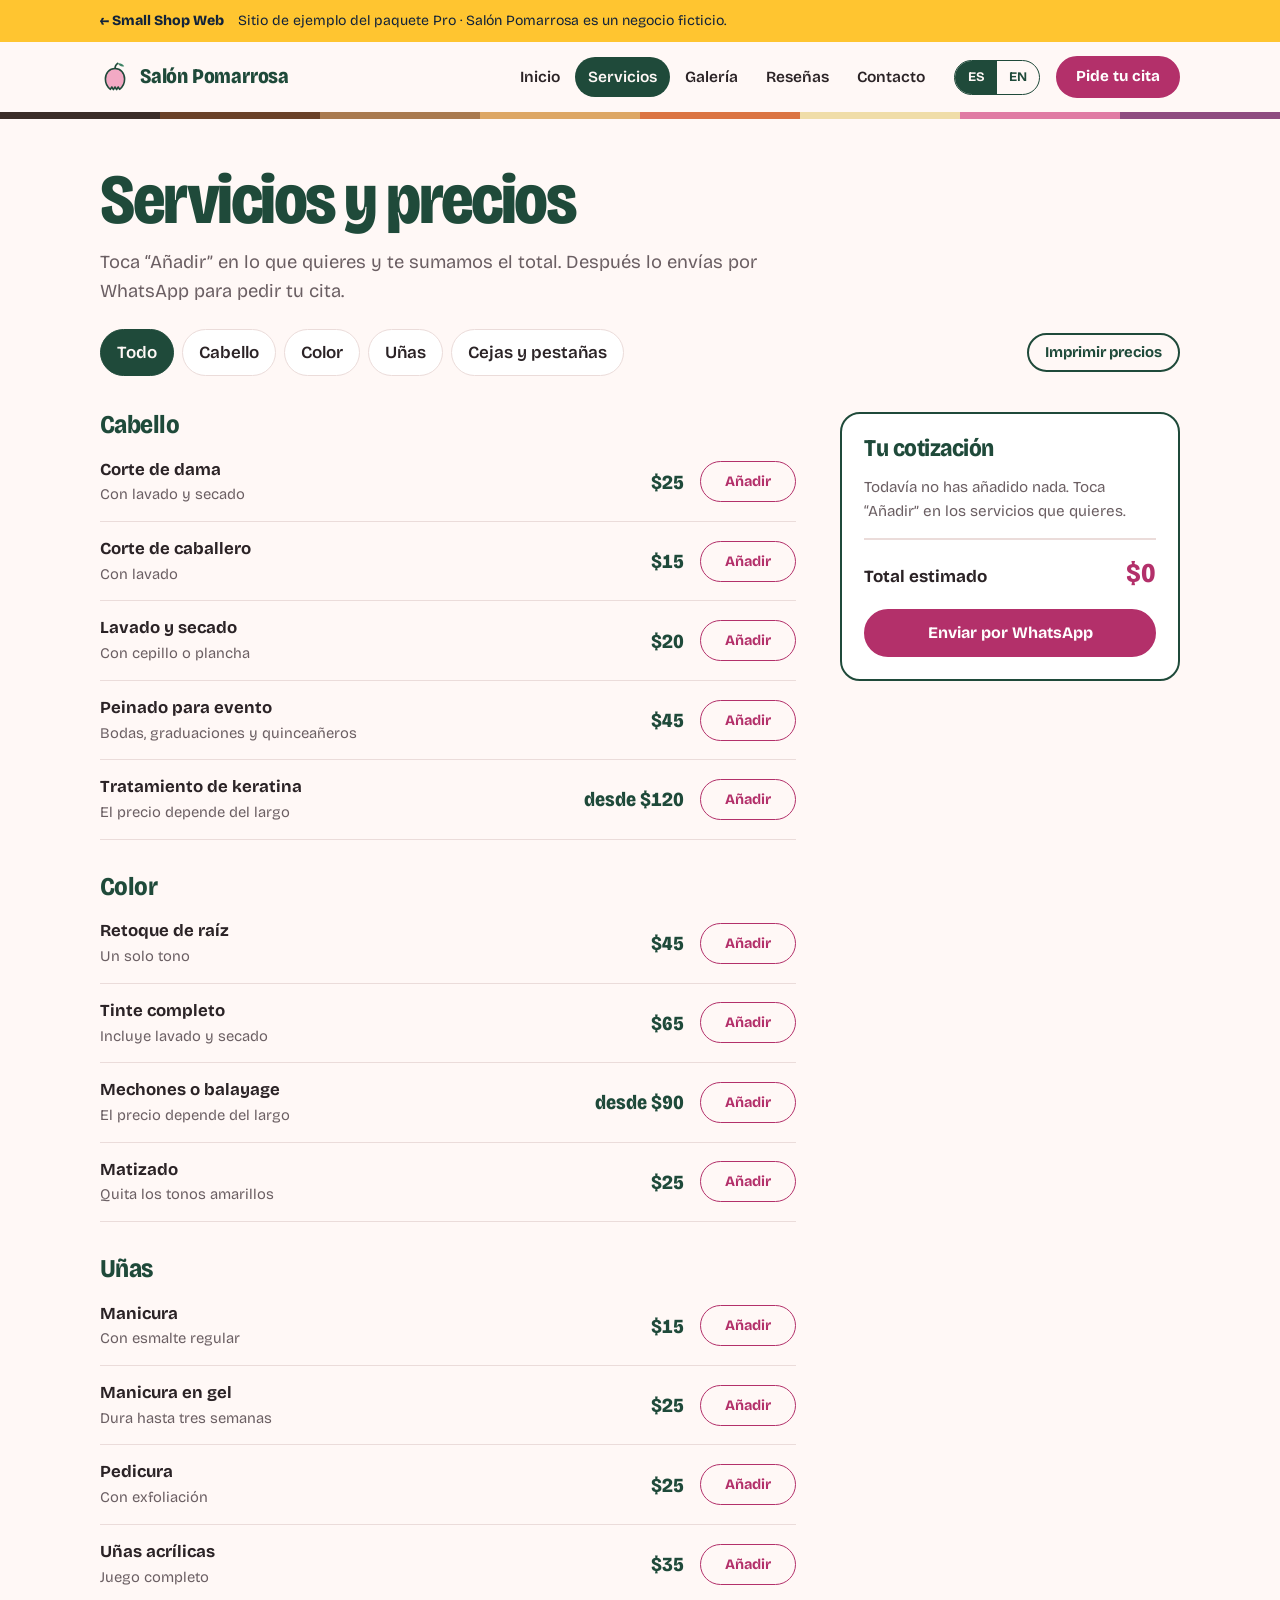
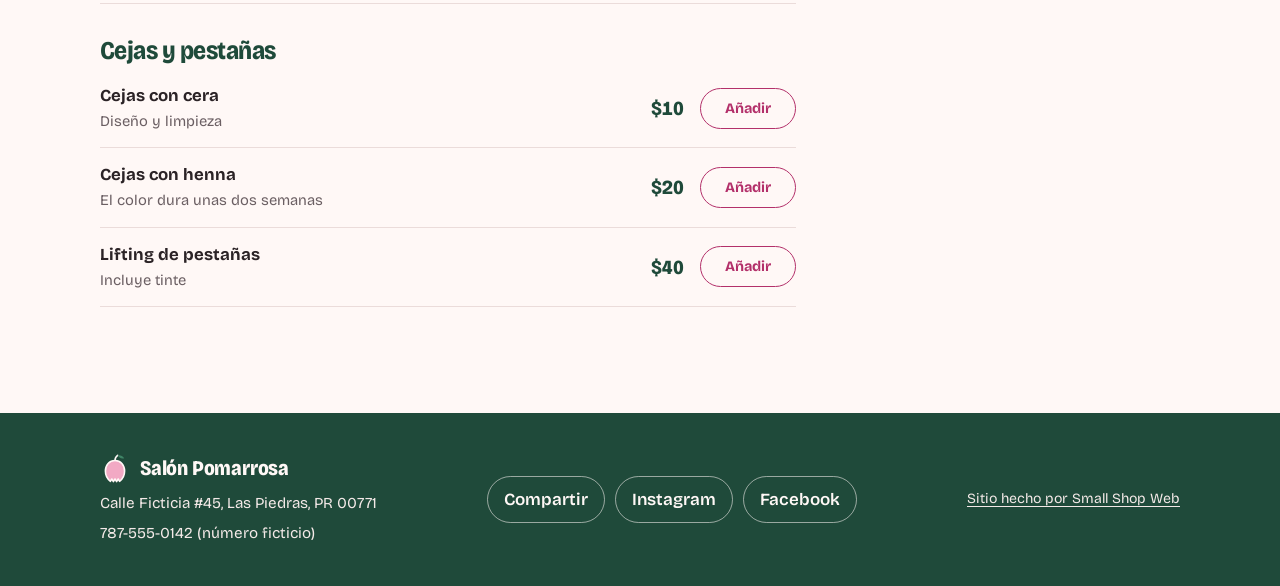
<file: ejemplos/salon/servicios/index.html>
<!doctype html>
<html lang="es">
<head>
<meta charset="utf-8">
<meta name="viewport" content="width=device-width, initial-scale=1, viewport-fit=cover">
<title data-t="title.servicios">Servicios y precios | Salón Pomarrosa</title>
<meta name="description" content="Sitio de ejemplo hecho por Small Shop Web. Salón Pomarrosa es un negocio ficticio." data-t-attr="content:desc">
<meta name="theme-color" content="#1F4A3A">
<link rel="icon" type="image/svg+xml" href="../assets/favicon.svg">
<link rel="preconnect" href="https://fonts.googleapis.com">
<link rel="preconnect" href="https://fonts.gstatic.com" crossorigin>
<link rel="stylesheet" href="https://fonts.googleapis.com/css2?family=Bricolage+Grotesque:opsz,wdth,wght@12..96,75..100,300..800&display=swap">
<link rel="stylesheet" href="../assets/salon.css">
</head>
<body data-page="servicios" data-root="../">

<div class="demo">
  <div class="wrap">
    <a href="../../../index.html">← Small Shop Web</a>
    <span class="msg" data-t="demo.msg">Sitio de ejemplo del paquete Pro · Salón Pomarrosa es un negocio ficticio.</span>
  </div>
</div>

<header class="top">
  <div class="wrap">
    <a class="logo" href="../"><svg class="fruit" width="30" height="32" viewBox="0 0 30 32" aria-hidden="true"><path d="M15 7.5c-5.6 0-9.6 4.4-9.6 10.6 0 4.6 2.2 8.2 5 10.2l1.4-2.3 1.6 2.6 1.6-2.6 1.6 2.6 1.6-2.6 1.4 2.3c2.8-2 5-5.6 5-10.2 0-6.2-4-10.6-9.6-10.6z" fill="#F2A9C4" stroke="currentColor" stroke-width="1.6" stroke-linejoin="round"/><path d="M15 7.5c0-2.3.9-4 2.6-5.2" fill="none" stroke="currentColor" stroke-width="1.6" stroke-linecap="round"/><path d="M17.6 2.3c2.9-.4 5.3.7 6.6 2.9-2.9.6-5.2-.3-6.6-2.9z" fill="#3F8466"/></svg><span>Salón Pomarrosa</span></a>
    <nav class="links" aria-label="Páginas" data-t-attr="aria-label:nav.label">
        <a href="../" data-t="nav.home">Inicio</a>
        <a href="../servicios/" data-t="nav.services" aria-current="page">Servicios</a>
        <a href="../galeria/" data-t="nav.gallery">Galería</a>
        <a href="../resenas/" data-t="nav.reviews">Reseñas</a>
        <a href="../contacto/" data-t="nav.contact">Contacto</a>
    </nav>
    <div class="lang" role="group" aria-label="Idioma / Language">
      <button type="button" data-lang="es" aria-pressed="true">ES</button>
      <button type="button" data-lang="en" aria-pressed="false">EN</button>
    </div>
    <a class="btn book-top" href="../contacto/#cita" data-t="cta.book">Pide tu cita</a>
  </div>
  <div class="strip" aria-hidden="true"><span></span><span></span><span></span><span></span><span></span><span></span><span></span><span></span></div>
</header>

<main id="main">
  <section class="page-head">
    <div class="wrap">
      <h1 class="pt" data-t="svc.title">Servicios y precios</h1>
      <p class="lead" data-t="svc.lead">Toca “Añadir” en lo que quieres y te sumamos el total. Después lo envías por WhatsApp para pedir tu cita.</p>
      <div class="tools">
        <div class="chips" id="chips" role="group" aria-label="Categorías" data-t-attr="aria-label:svc.cats"></div>
        <button type="button" class="btn line small" id="print" data-t="svc.print">Imprimir precios</button>
      </div>
    </div>
  </section>

  <section class="svc">
    <div class="wrap svc-grid">
      <div id="svc-list"></div>
      <aside class="quote" id="quote" aria-labelledby="q-title">
        <h2 id="q-title" tabindex="-1" data-t="q.title">Tu cotización</h2>
        <div class="q-lines" id="q-lines" aria-live="polite"></div>
        <div class="q-total"><span data-t="q.total">Total estimado</span><b id="q-sum">$0</b></div>
        <p class="note" id="q-from" hidden data-t="q.fromNote">Los precios con “desde” pueden subir según el largo del pelo.</p>
        <button class="btn" type="button" id="q-send" data-t="q.send">Enviar por WhatsApp</button>
        <button class="link-btn" type="button" id="q-clear" hidden data-t="q.clear">Borrar todo</button>
      </aside>
    </div>
  </section>
</main>

<footer class="foot">
  <div class="wrap">
    <div class="f-brand">
      <a class="logo" href="../"><svg class="fruit" width="30" height="32" viewBox="0 0 30 32" aria-hidden="true"><path d="M15 7.5c-5.6 0-9.6 4.4-9.6 10.6 0 4.6 2.2 8.2 5 10.2l1.4-2.3 1.6 2.6 1.6-2.6 1.6 2.6 1.6-2.6 1.4 2.3c2.8-2 5-5.6 5-10.2 0-6.2-4-10.6-9.6-10.6z" fill="#F2A9C4" stroke="currentColor" stroke-width="1.6" stroke-linejoin="round"/><path d="M15 7.5c0-2.3.9-4 2.6-5.2" fill="none" stroke="currentColor" stroke-width="1.6" stroke-linecap="round"/><path d="M17.6 2.3c2.9-.4 5.3.7 6.6 2.9-2.9.6-5.2-.3-6.6-2.9z" fill="#3F8466"/></svg><span>Salón Pomarrosa</span></a>
      <p data-t="visit.addr">Calle Ficticia #45, Las Piedras, PR 00771</p>
      <p data-t="foot.phone">787-555-0142 (número ficticio)</p>
    </div>
    <div class="f-acts">
      <button type="button" class="chip-btn" data-share data-t="foot.share">Compartir</button>
      <button type="button" class="chip-btn" data-social="Instagram">Instagram</button>
      <button type="button" class="chip-btn" data-social="Facebook">Facebook</button>
    </div>
    <a class="made" href="../../../index.html" data-t="foot.made">Sitio hecho por Small Shop Web</a>
  </div>
</footer>

<div class="qbar" id="qbar" hidden><span id="qbar-text"></span><a href="#quote" data-t="q.see">Ver cotización</a></div>

<div class="print-sheet" id="print-sheet">
  <header><b>Salón Pomarrosa</b><span data-t="pr.title">Lista de precios</span></header>
  <p class="pr-info"><span data-t="visit.addr">Calle Ficticia #45, Las Piedras, PR 00771</span> · 787-555-0142</p>
  <p class="pr-info" data-t="pr.hours">Martes a viernes 9:00 a.m. – 6:00 p.m. · Sábado 8:00 a.m. – 4:00 p.m.</p>
  <div class="pr-cols" id="pr-cols"></div>
  <div class="pr-qr"><svg role="img" aria-label="Código QR que abre este sitio" data-t-attr="aria-label:qr.alt" viewBox="0 0 33 33" class="qr"><path fill="#fff" d="M0 0h33v33h-33z"/><path class="qrline" stroke="#1f4a3a" d="M2 2.5h7m1 0h2m1 0h3m2 0h5m1 0h7m-29 1h1m5 0h1m1 0h1m1 0h3m3 0h1m1 0h1m3 0h1m5 0h1m-29 1h1m1 0h3m1 0h1m2 0h3m1 0h1m2 0h1m1 0h1m3 0h1m1 0h3m1 0h1m-29 1h1m1 0h3m1 0h1m1 0h1m1 0h6m1 0h1m4 0h1m1 0h3m1 0h1m-29 1h1m1 0h3m1 0h1m4 0h1m1 0h4m2 0h1m2 0h1m1 0h3m1 0h1m-29 1h1m5 0h1m2 0h4m1 0h1m3 0h2m2 0h1m5 0h1m-29 1h7m1 0h1m1 0h1m1 0h1m1 0h1m1 0h1m1 0h1m1 0h1m1 0h7m-21 1h1m6 0h1m1 0h3m-20 1h1m1 0h2m1 0h3m2 0h1m3 0h1m2 0h1m4 0h1m2 0h1m1 0h2m-28 1h1m1 0h1m1 0h1m1 0h2m1 0h2m1 0h1m2 0h4m1 0h4m3 0h1m-27 1h1m1 0h1m1 0h1m2 0h1m2 0h2m2 0h1m1 0h1m1 0h4m2 0h2m-28 1h1m1 0h4m1 0h4m2 0h1m1 0h1m2 0h1m3 0h3m3 0h1m-28 1h6m5 0h2m3 0h1m7 0h2m-27 1h2m1 0h3m2 0h1m2 0h5m1 0h1m1 0h1m1 0h2m3 0h3m-27 1h1m2 0h3m3 0h1m2 0h1m3 0h3m1 0h2m2 0h3m-29 1h3m2 0h1m4 0h1m3 0h1m5 0h1m1 0h1m1 0h1m2 0h1m-28 1h2m2 0h1m1 0h3m1 0h1m1 0h1m1 0h1m1 0h1m1 0h1m1 0h2m1 0h3m1 0h1m-25 1h3m1 0h1m3 0h3m1 0h1m1 0h1m2 0h1m2 0h1m1 0h3m-28 1h1m3 0h3m1 0h1m2 0h2m2 0h4m1 0h5m1 0h1m-19 1h1m1 0h1m3 0h4m1 0h1m4 0h1m1 0h1m-26 1h2m1 0h3m4 0h3m1 0h12m-19 1h4m1 0h1m2 0h1m1 0h3m3 0h5m-29 1h7m1 0h2m1 0h1m1 0h1m3 0h4m1 0h1m1 0h2m1 0h1m-28 1h1m5 0h1m1 0h2m1 0h2m5 0h1m1 0h1m3 0h2m2 0h1m-29 1h1m1 0h3m1 0h1m2 0h2m1 0h1m1 0h1m2 0h1m2 0h5m1 0h3m-29 1h1m1 0h3m1 0h1m1 0h2m1 0h1m1 0h4m3 0h2m1 0h3m2 0h1m-29 1h1m1 0h3m1 0h1m1 0h1m1 0h1m1 0h1m3 0h1m1 0h2m3 0h1m2 0h1m1 0h1m-29 1h1m5 0h1m2 0h1m1 0h1m1 0h3m3 0h2m1 0h2m1 0h1m1 0h1m-28 1h7m1 0h2m1 0h1m2 0h1m1 0h1m1 0h6m1 0h1m1 0h1"/></svg><span data-t="pr.scan">Escanea para ver el sitio y pedir tu cita</span></div>
</div>

<div class="modal" id="modal" hidden>
  <div class="sheet" role="dialog" aria-modal="true" aria-labelledby="m-title">
    <h2 id="m-title"></h2>
    <div class="bubble" id="m-bubble"></div>
    <p id="m-note"></p>
    <div class="acts" id="m-acts"></div>
    <button type="button" class="btn line small" id="m-close">Cerrar</button>
  </div>
</div>

<script src="../assets/salon.js"></script>
</body>
</html>
</file>
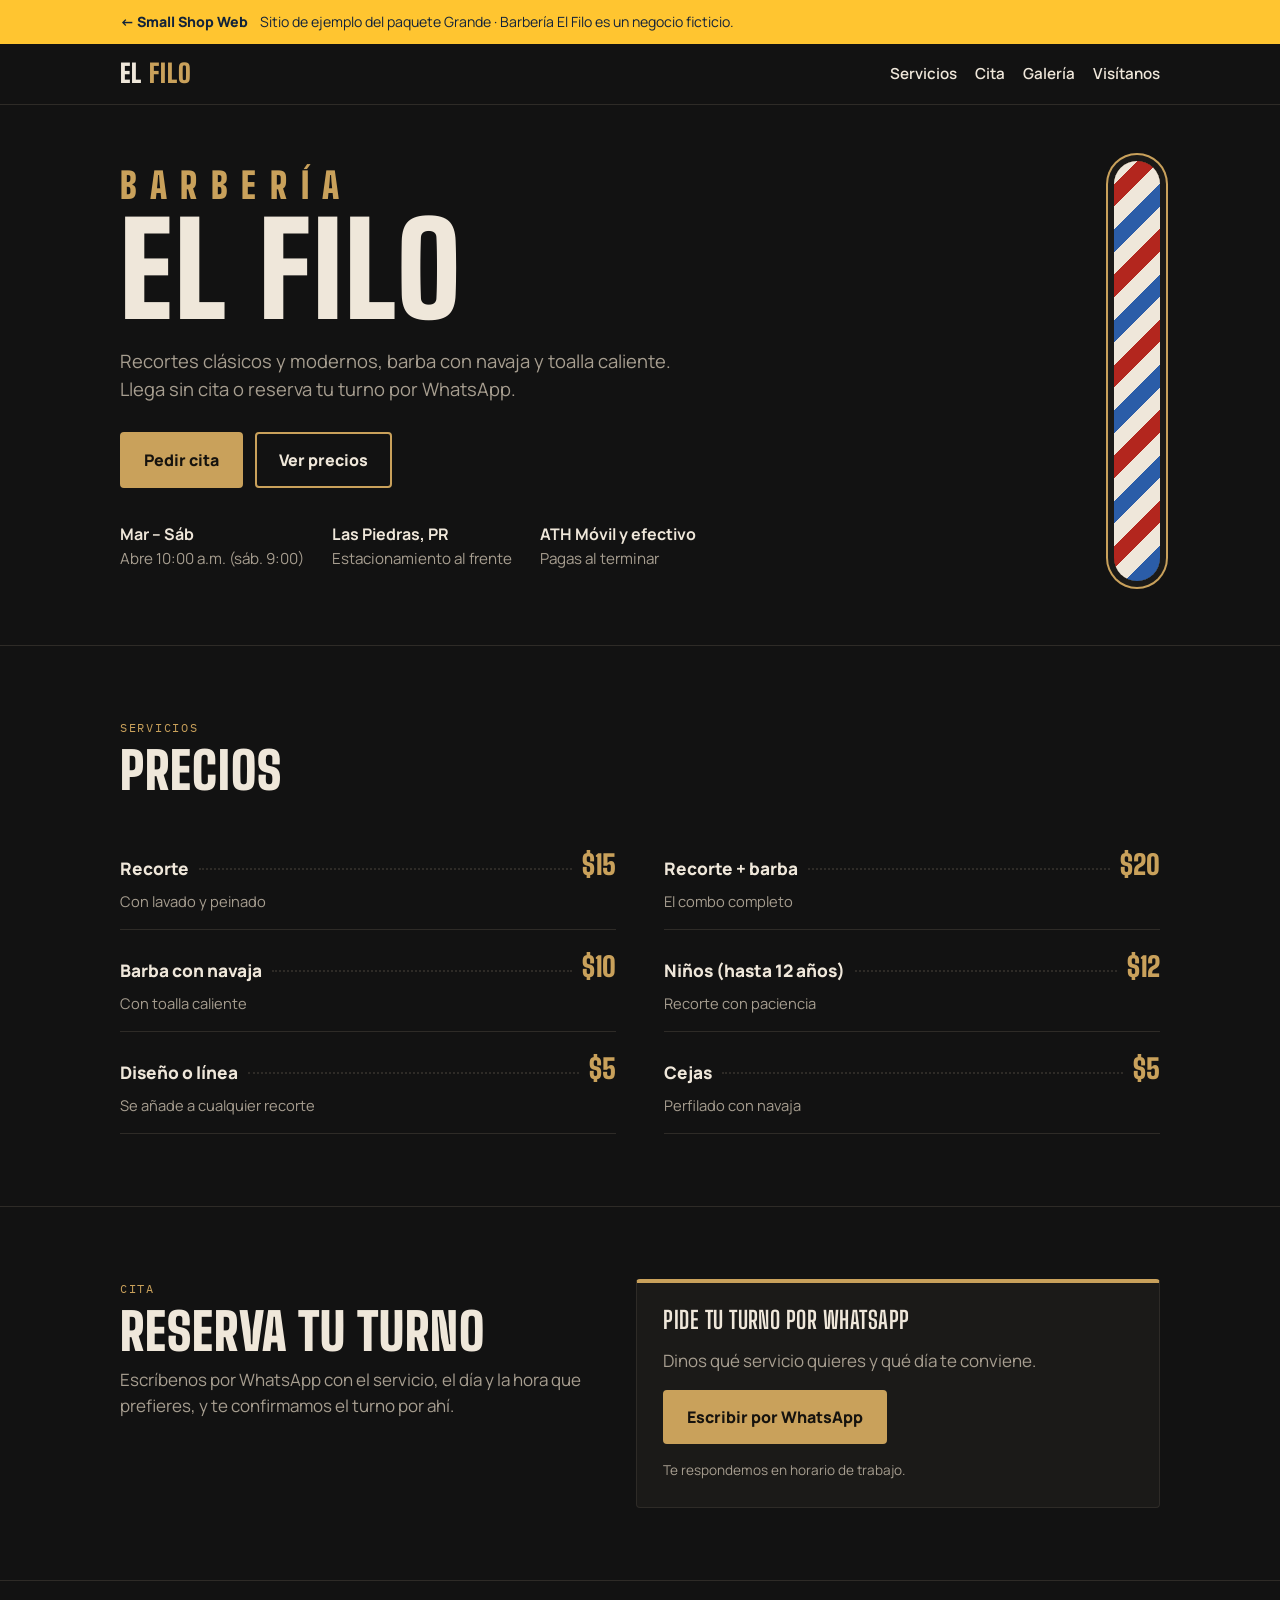
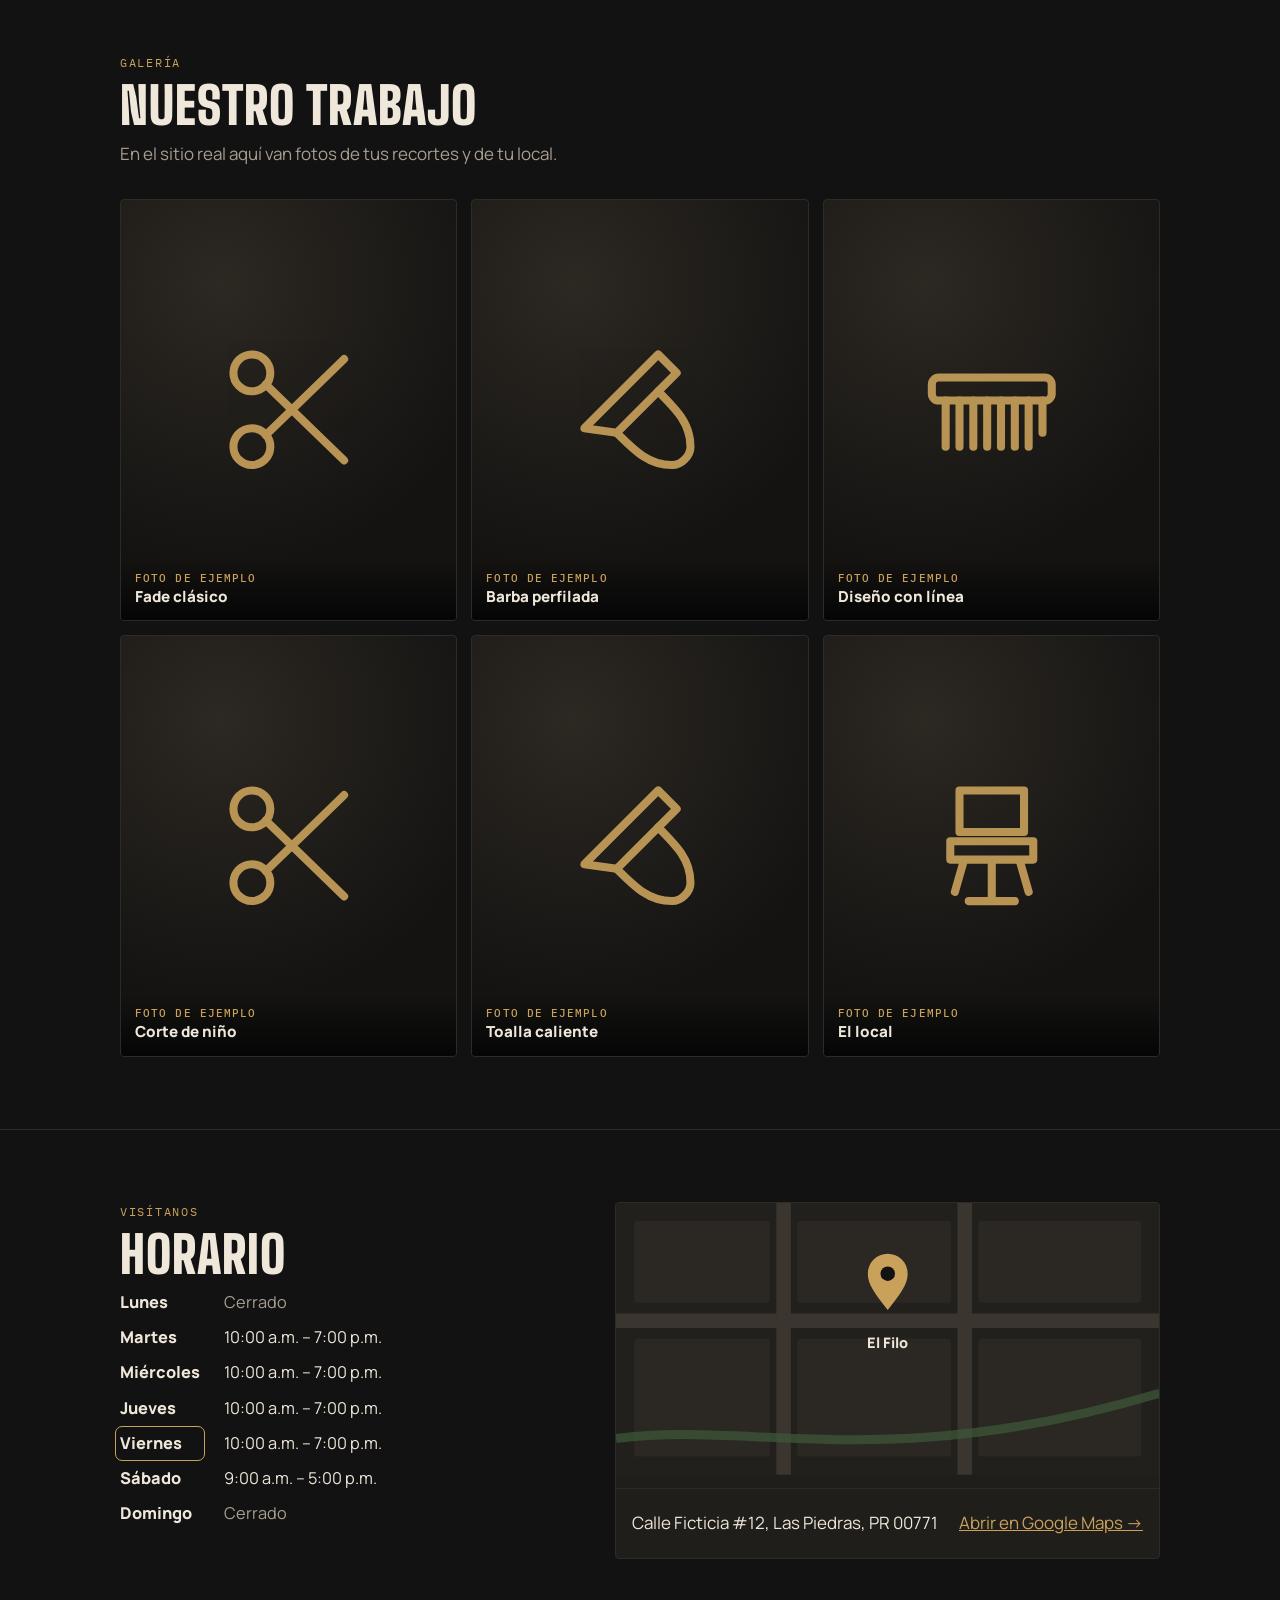
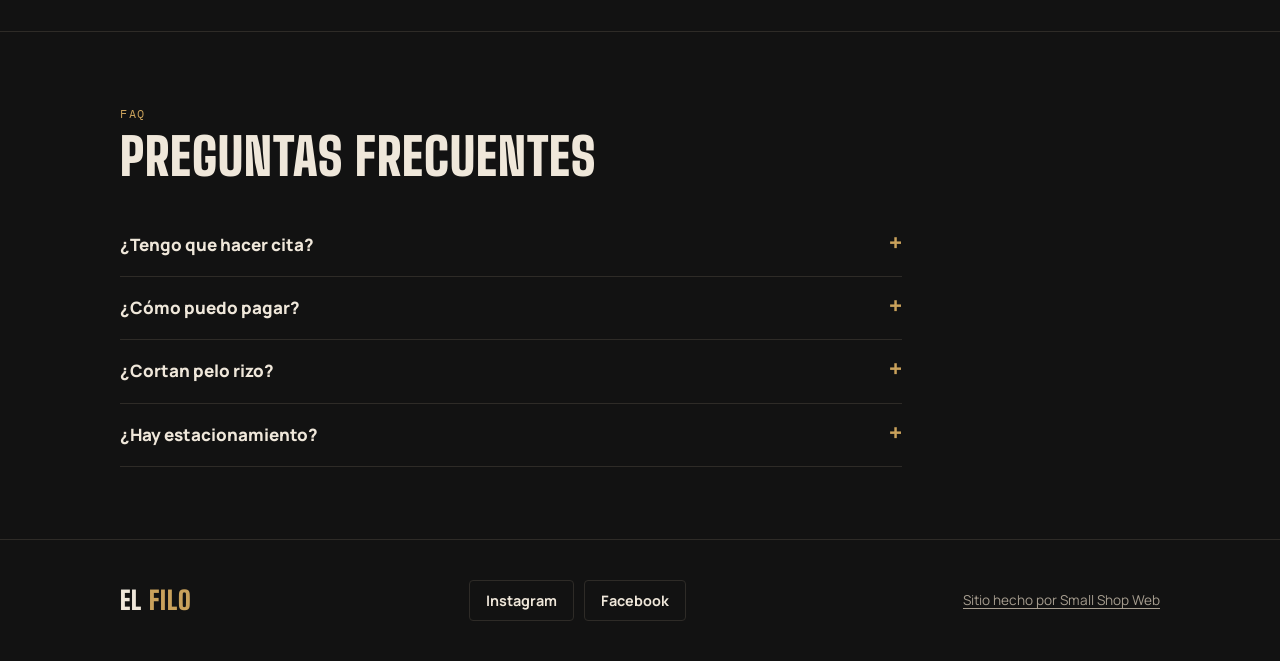
<file: ejemplos/barberia.html>
<!doctype html>
<html lang="es">
<head>
<meta charset="utf-8">
<meta name="viewport" content="width=device-width, initial-scale=1, viewport-fit=cover">
<title>Barbería El Filo</title>
<meta name="description" content="Sitio de ejemplo hecho por Small Shop Web. Barbería El Filo es un negocio ficticio.">
<link rel="preconnect" href="https://fonts.googleapis.com">
<link rel="preconnect" href="https://fonts.gstatic.com" crossorigin>
<link rel="stylesheet" href="https://fonts.googleapis.com/css2?family=Big+Shoulders+Display:wght@700;900&family=Manrope:wght@400;600;800&family=IBM+Plex+Mono:wght@500&display=swap">
<style>
/* Layout: a classic barbershop at night. Charcoal walls, brass trim, a barber-pole stripe as the one bold mark. Single dark look by design. Grande package: Spanish only, plain WhatsApp button. */
:root {
  --bg: #121212;
  --panel: #1B1A18;
  --cream: #EFE7DA;
  --dim: #A79E90;
  --brass: #C9A15B;
  --line: #2E2B27;
  --pole-r: #B3261E;
  --pole-b: #2B5DA8;
  --demo: #FFC530;
  --demo-ink: #12233A;
  --display: "Big Shoulders Display", "Arial Narrow", Impact, sans-serif;
  --body: "Manrope", "Segoe UI", Roboto, Helvetica, Arial, sans-serif;
  --mono: "IBM Plex Mono", ui-monospace, Menlo, Consolas, monospace;
  color-scheme: dark;
}
* { box-sizing: border-box; }
[hidden] { display: none !important; }
html { scroll-behavior: smooth; }
@media (prefers-reduced-motion: reduce) { html { scroll-behavior: auto; } * { transition: none !important; } }
body { margin: 0; background: var(--bg); color: var(--cream); font-family: var(--body); font-size: 17px; line-height: 1.55; padding-top: env(safe-area-inset-top, 0px); padding-bottom: env(safe-area-inset-bottom, 0px); }
a { color: var(--brass); }
:focus-visible { outline: 3px solid var(--brass); outline-offset: 2px; border-radius: 4px; }
.wrap { width: min(1080px, 100%); margin-inline: auto; padding-inline: 20px; }
h1, h2, h3 { font-family: var(--display); margin: 0; line-height: .95; text-transform: uppercase; letter-spacing: .02em; text-wrap: balance; }
h2 { font-size: clamp(2.2rem, 5vw, 3.2rem); font-weight: 900; }
h3 { font-size: 1.5rem; font-weight: 700; }
p { margin: 0; }
.kicker { font-family: var(--mono); font-size: .78rem; letter-spacing: .14em; text-transform: uppercase; color: var(--brass); }

/* Demo bar (Small Shop Web) */
.demo { background: var(--demo); color: var(--demo-ink); font-size: .88rem; }
.demo .wrap { display: flex; align-items: center; gap: 12px; flex-wrap: wrap; min-height: 44px; padding-block: 6px; }
.demo a { color: var(--demo-ink); font-weight: 800; text-decoration: none; }
.demo .msg { flex: 1 1 220px; }

/* Site nav */
.nav { border-bottom: 1px solid var(--line); position: sticky; top: env(safe-area-inset-top, 0px); background: var(--bg); z-index: 10; }
.nav .wrap { display: flex; align-items: center; gap: 18px; min-height: 60px; flex-wrap: wrap; }
.logo { font-family: var(--display); font-weight: 900; font-size: 1.6rem; letter-spacing: .04em; text-transform: uppercase; color: var(--cream); text-decoration: none; }
.logo span { color: var(--brass); }
.nav nav { margin-left: auto; display: flex; gap: 18px; flex-wrap: wrap; }
.nav nav a { color: var(--cream); text-decoration: none; font-weight: 600; font-size: .95rem; }
.nav nav a:hover { color: var(--brass); }
@media (max-width: 680px) { .nav nav { display: none; } }

/* Hero */
.hero { padding-block: 56px 64px; position: relative; overflow: hidden; }
.hero .wrap { display: grid; grid-template-columns: minmax(0, 1fr) auto; gap: 40px; align-items: center; }
.hero h1 { font-size: clamp(3.6rem, 12vw, 8rem); font-weight: 900; line-height: .85; }
.hero h1 small { display: block; font-size: .28em; letter-spacing: .38em; color: var(--brass); margin-bottom: 14px; }
.hero p.lead { font-size: 1.15rem; color: var(--dim); max-width: 30em; margin-top: 22px; }
.btns { display: flex; gap: 12px; flex-wrap: wrap; margin-top: 28px; }
.btn { display: inline-flex; align-items: center; gap: 10px; padding: 14px 22px; border-radius: 4px; font-weight: 800; text-decoration: none; font-size: 1rem; border: 2px solid var(--brass); cursor: pointer; font-family: var(--body); }
.btn.solid { background: var(--brass); color: #16130E; }
.btn.ghost { background: transparent; color: var(--cream); }
.pole { width: 46px; height: min(420px, 60vw); border-radius: 23px; background: repeating-linear-gradient(-45deg, var(--pole-r) 0 16px, var(--cream) 16px 32px, var(--pole-b) 32px 48px, var(--cream) 48px 64px); background-size: 100% 181px; box-shadow: 0 0 0 6px var(--panel), 0 0 0 8px var(--brass); animation: spin 6s linear infinite; }
@keyframes spin { to { background-position: 0 181px; } }
@media (max-width: 600px) { .hero .wrap { grid-template-columns: 1fr; } .pole { display: none; } }
.info-strip { display: flex; gap: 28px; flex-wrap: wrap; margin-top: 34px; color: var(--dim); font-size: .95rem; }
.info-strip b { color: var(--cream); display: block; font-size: 1rem; }

section.s { padding-block: 72px; border-top: 1px solid var(--line); }
.s-head { display: grid; gap: 10px; margin-bottom: 32px; }
.s-head p { color: var(--dim); max-width: 36em; }

/* Price list */
.prices { display: grid; grid-template-columns: repeat(2, minmax(0, 1fr)); gap: 0 48px; }
@media (max-width: 720px) { .prices { grid-template-columns: 1fr; } }
.pr { display: grid; grid-template-columns: auto 1fr auto; align-items: baseline; gap: 10px; padding-block: 16px; border-bottom: 1px solid var(--line); }
.pr .n { font-weight: 800; font-size: 1.08rem; }
.pr .d { grid-column: 1 / -1; color: var(--dim); font-size: .92rem; margin-top: -6px; }
.pr .dots { border-bottom: 2px dotted var(--line); transform: translateY(-5px); }
.pr .p { font-family: var(--display); font-weight: 900; font-size: 1.7rem; color: var(--brass); font-variant-numeric: tabular-nums; }

/* Booking */
.book { display: grid; grid-template-columns: minmax(0, 1fr) minmax(0, 1.1fr); gap: 40px; align-items: start; }
@media (max-width: 820px) { .book { grid-template-columns: 1fr; } }
.card { background: var(--panel); border: 1px solid var(--line); border-top: 4px solid var(--brass); padding: 26px; display: grid; gap: 16px; border-radius: 4px; justify-items: start; }
.card p { color: var(--dim); }
.small { font-size: .85rem; color: var(--dim); }

/* Gallery */
.gal { display: grid; grid-template-columns: repeat(3, minmax(0, 1fr)); gap: 14px; }
@media (max-width: 720px) { .gal { grid-template-columns: repeat(2, minmax(0, 1fr)); } }
.tile { aspect-ratio: 4 / 5; max-width: 100%; border-radius: 4px; position: relative; overflow: hidden; display: grid; place-items: center; background: radial-gradient(circle at 30% 20%, #2C2822, #141312 70%); border: 1px solid var(--line); }
.tile svg { width: 44%; height: auto; opacity: .9; }
.tile .cap { position: absolute; left: 0; right: 0; bottom: 0; padding: 12px 14px; background: linear-gradient(transparent, rgba(0,0,0,.75)); font-weight: 800; font-size: .95rem; }
.tile .cap span { display: block; font: 500 .68rem var(--mono); letter-spacing: .1em; text-transform: uppercase; color: var(--brass); }
.tile.wide { grid-column: span 2; aspect-ratio: auto; }

/* Hours + map */
.visit { display: grid; grid-template-columns: minmax(0, 1fr) minmax(0, 1.2fr); gap: 40px; }
@media (max-width: 820px) { .visit { grid-template-columns: 1fr; } }
.hours { display: grid; grid-template-columns: auto 1fr; gap: 10px 24px; font-size: 1.02rem; }
.hours span:nth-child(odd) { font-weight: 800; }
.hours .closed { color: var(--dim); }
.today { outline: 1px solid var(--brass); outline-offset: 4px; border-radius: 2px; }
.map { border-radius: 4px; overflow: hidden; border: 1px solid var(--line); background: #1F1E1B; display: grid; }
.map svg { width: 100%; height: auto; display: block; }
.map .bar { display: flex; justify-content: space-between; gap: 12px; align-items: center; padding: 14px 16px; flex-wrap: wrap; border-top: 1px solid var(--line); }

/* FAQ */
.faq { display: grid; gap: 0; max-width: 46em; }
.faq details { border-bottom: 1px solid var(--line); }
.faq summary { cursor: pointer; font-weight: 800; padding: 18px 0; list-style: none; display: flex; justify-content: space-between; gap: 12px; }
.faq summary::-webkit-details-marker { display: none; }
.faq summary::after { content: "+"; color: var(--brass); font-family: var(--display); font-size: 1.6rem; line-height: .8; }
.faq details[open] summary::after { content: "–"; }
.faq p { color: var(--dim); padding-bottom: 18px; }

footer { border-top: 1px solid var(--line); padding-block: 40px; }
footer .wrap { display: flex; justify-content: space-between; gap: 18px; flex-wrap: wrap; align-items: center; }
.social { display: flex; gap: 10px; }
.social button { font: 700 .9rem var(--body); padding: 10px 16px; border-radius: 4px; border: 1.5px solid var(--line); background: transparent; color: var(--cream); cursor: pointer; }
.social button:hover { border-color: var(--brass); }
.made { color: var(--dim); font-size: .85rem; text-decoration: underline; text-underline-offset: 3px; }
.made:hover { color: var(--brass); }

/* Demo modal */
.modal { position: fixed; inset: 0; background: rgba(0,0,0,.6); display: grid; place-items: center; padding: 20px; z-index: 50; }
.sheet { background: #FFFFFF; color: #12233A; border-radius: 16px; max-width: 420px; width: 100%; padding: 22px; display: grid; gap: 14px; font-family: var(--body); }
.sheet h3 { font-family: var(--body); text-transform: none; letter-spacing: 0; font-size: 1.1rem; font-weight: 800; }
.bubble { background: #DCF8C6; color: #0B2A12; border-radius: 12px 12px 2px 12px; padding: 12px 14px; font-size: .98rem; justify-self: end; max-width: 92%; white-space: pre-wrap; overflow-wrap: anywhere; }
.sheet p { font-size: .9rem; color: #4A5668; }
.sheet button { justify-self: start; font: 800 .95rem var(--body); padding: 10px 18px; border-radius: 10px; border: 0; background: #12233A; color: #fff; cursor: pointer; }
</style>
</head>
<body>

<div class="demo">
  <div class="wrap">
    <a href="../index.html" data-i18n="demo.back">← Small Shop Web</a>
    <span class="msg" data-i18n="demo.msg">Sitio de ejemplo del paquete Grande · Barbería El Filo es un negocio ficticio.</span>
  </div>
</div>

<header class="nav">
  <div class="wrap">
    <a class="logo" href="#top">El <span>Filo</span></a>
    <nav aria-label="Secciones">
      <a href="#servicios" data-i18n="nav.services">Servicios</a>
      <a href="#cita" data-i18n="nav.book">Cita</a>
      <a href="#galeria" data-i18n="nav.gallery">Galería</a>
      <a href="#visitanos" data-i18n="nav.visit">Visítanos</a>
    </nav>
  </div>
</header>

<main id="top">
  <section class="hero">
    <div class="wrap">
      <div>
        <h1><small data-i18n="hero.small">Barbería</small>El Filo</h1>
        <p class="lead" data-i18n="hero.lead">Recortes clásicos y modernos, barba con navaja y toalla caliente. Llega sin cita o reserva tu turno por WhatsApp.</p>
        <div class="btns">
          <a class="btn solid" href="#cita" data-i18n="hero.book">Pedir cita</a>
          <a class="btn ghost" href="#servicios" data-i18n="hero.prices">Ver precios</a>
        </div>
        <div class="info-strip">
          <div><b data-i18n="strip.open">Mar – Sáb</b><span data-i18n="strip.hours">Abre 10:00 a.m. (sáb. 9:00)</span></div>
          <div><b>Las Piedras, PR</b><span data-i18n="strip.parking">Estacionamiento al frente</span></div>
          <div><b data-i18n="strip.pay">ATH Móvil y efectivo</b><span data-i18n="strip.payd">Pagas al terminar</span></div>
        </div>
      </div>
      <div class="pole" aria-hidden="true"></div>
    </div>
  </section>

  <section class="s" id="servicios">
    <div class="wrap">
      <div class="s-head">
        <span class="kicker" data-i18n="nav.services">Servicios</span>
        <h2 data-i18n="srv.title">Precios</h2>
      </div>
      <div class="prices" id="prices"></div>
    </div>
  </section>

  <section class="s" id="cita">
    <div class="wrap book">
      <div class="s-head">
        <span class="kicker" data-i18n="nav.book">Cita</span>
        <h2 data-i18n="book.title">Reserva tu turno</h2>
        <p data-i18n="book.lead">Escríbenos por WhatsApp con el servicio, el día y la hora que prefieres, y te confirmamos el turno por ahí.</p>
      </div>
      <div class="card">
        <h3 data-i18n="book.cardT">Pide tu turno por WhatsApp</h3>
        <p data-i18n="book.cardP">Dinos qué servicio quieres y qué día te conviene.</p>
        <button class="btn solid" type="button" id="bk-wa" data-i18n="book.wa">Escribir por WhatsApp</button>
        <p class="small" data-i18n="book.note">Te respondemos en horario de trabajo.</p>
      </div>
    </div>
  </section>

  <section class="s" id="galeria">
    <div class="wrap">
      <div class="s-head">
        <span class="kicker" data-i18n="nav.gallery">Galería</span>
        <h2 data-i18n="gal.title">Nuestro trabajo</h2>
        <p data-i18n="gal.lead">En el sitio real aquí van fotos de tus recortes y de tu local.</p>
      </div>
      <div class="gal" id="gal"></div>
    </div>
  </section>

  <section class="s" id="visitanos">
    <div class="wrap visit">
      <div class="s-head">
        <span class="kicker" data-i18n="nav.visit">Visítanos</span>
        <h2 data-i18n="visit.title">Horario</h2>
        <div class="hours" id="hours"></div>
      </div>
      <div class="map">
        <svg viewBox="0 0 600 300" role="img" aria-label="Mapa">
          <rect width="600" height="300" fill="#22201C"/>
          <g fill="#2B2823"><rect x="20" y="20" width="150" height="90" rx="4"/><rect x="200" y="20" width="170" height="90" rx="4"/><rect x="400" y="20" width="180" height="90" rx="4"/><rect x="20" y="150" width="150" height="130" rx="4"/><rect x="200" y="150" width="170" height="130" rx="4"/><rect x="400" y="150" width="180" height="130" rx="4"/></g>
          <g stroke="#3A362F" stroke-width="16"><path d="M0 130H600"/><path d="M185 0V300"/><path d="M385 0V300"/></g>
          <path d="M0 260 C 150 240, 300 300, 600 210" stroke="#3E5A3A" stroke-width="10" fill="none" opacity=".7"/>
          <g transform="translate(300 118)"><path d="M0 0c-14-18-22-28-22-40a22 22 0 0 1 44 0c0 12-8 22-22 40z" fill="#C9A15B"/><circle cx="0" cy="-40" r="8" fill="#121212"/></g>
          <text x="300" y="160" text-anchor="middle" fill="#EFE7DA" font-family="Manrope, sans-serif" font-weight="800" font-size="16">El Filo</text>
        </svg>
        <div class="bar">
          <span data-i18n="visit.addr">Calle Ficticia #12, Las Piedras, PR 00771</span>
          <a href="https://www.google.com/maps/search/?api=1&amp;query=Las+Piedras,+Puerto+Rico" target="_blank" rel="noopener" data-i18n="visit.maps">Abrir en Google Maps →</a>
        </div>
      </div>
    </div>
  </section>

  <section class="s" id="preguntas">
    <div class="wrap">
      <div class="s-head">
        <span class="kicker">FAQ</span>
        <h2 data-i18n="faq.title">Preguntas frecuentes</h2>
      </div>
      <div class="faq">
        <details><summary data-i18n="faq.1q">¿Tengo que hacer cita?</summary><p data-i18n="faq.1a">No. Puedes llegar sin cita, pero con cita no tienes que esperar turno.</p></details>
        <details><summary data-i18n="faq.2q">¿Cómo puedo pagar?</summary><p data-i18n="faq.2a">En efectivo o por ATH Móvil, al terminar el servicio.</p></details>
        <details><summary data-i18n="faq.3q">¿Cortan pelo rizo?</summary><p data-i18n="faq.3a">Sí, trabajamos todo tipo de pelo.</p></details>
        <details><summary data-i18n="faq.4q">¿Hay estacionamiento?</summary><p data-i18n="faq.4a">Sí, hay estacionamiento frente al local.</p></details>
      </div>
    </div>
  </section>
</main>

<footer>
  <div class="wrap">
    <a class="logo" href="#top">El <span>Filo</span></a>
    <div class="social">
      <button type="button" data-social="Instagram">Instagram</button>
      <button type="button" data-social="Facebook">Facebook</button>
    </div>
    <a class="made" href="../index.html" data-i18n="foot.made">Sitio hecho por Small Shop Web</a>
  </div>
</footer>

<div class="modal" id="modal" hidden>
  <div class="sheet" role="dialog" aria-modal="true" aria-labelledby="m-title">
    <h3 id="m-title"></h3>
    <div class="bubble" id="m-bubble"></div>
    <p id="m-note"></p>
    <button type="button" id="m-close"></button>
  </div>
</div>

<script>
(function () {
  var T = {
    es: {
      "demo.back": "← Small Shop Web", "demo.msg": "Sitio de ejemplo del paquete Grande · Barbería El Filo es un negocio ficticio.",
      "nav.services": "Servicios", "nav.book": "Cita", "nav.gallery": "Galería", "nav.visit": "Visítanos",
      "hero.small": "Barbería", "hero.lead": "Recortes clásicos y modernos, barba con navaja y toalla caliente. Llega sin cita o reserva tu turno por WhatsApp.",
      "hero.book": "Pedir cita", "hero.prices": "Ver precios",
      "strip.open": "Mar – Sáb", "strip.hours": "Abre 10:00 a.m. (sáb. 9:00)", "strip.parking": "Estacionamiento al frente", "strip.pay": "ATH Móvil y efectivo", "strip.payd": "Pagas al terminar",
      "srv.title": "Precios",
      "book.title": "Reserva tu turno", "book.lead": "Escríbenos por WhatsApp con el servicio, el día y la hora que prefieres, y te confirmamos el turno por ahí.",
      "book.cardT": "Pide tu turno por WhatsApp", "book.cardP": "Dinos qué servicio quieres y qué día te conviene.", "book.wa": "Escribir por WhatsApp", "book.note": "Te respondemos en horario de trabajo.",
      "gal.title": "Nuestro trabajo", "gal.lead": "En el sitio real aquí van fotos de tus recortes y de tu local.", "gal.tag": "Foto de ejemplo",
      "visit.title": "Horario", "visit.addr": "Calle Ficticia #12, Las Piedras, PR 00771", "visit.maps": "Abrir en Google Maps →",
      "faq.title": "Preguntas frecuentes",
      "faq.1q": "¿Tengo que hacer cita?", "faq.1a": "No. Puedes llegar sin cita, pero con cita no tienes que esperar turno.",
      "faq.2q": "¿Cómo puedo pagar?", "faq.2a": "En efectivo o por ATH Móvil, al terminar el servicio.",
      "faq.3q": "¿Cortan pelo rizo?", "faq.3a": "Sí, trabajamos todo tipo de pelo.",
      "faq.4q": "¿Hay estacionamiento?", "faq.4a": "Sí, hay estacionamiento frente al local.",
      "foot.made": "Sitio hecho por Small Shop Web",
      "m.title": "Así se abre el chat", "m.note": "En un sitio real, este botón abre el WhatsApp de la barbería con este saludo listo y ahí escribes el servicio y el día. En este ejemplo no se envía nada.",
      "wa.msg": "Hola, quiero pedir un turno.",
      "m.social": "En un sitio real, este botón abre el {x} del negocio.", "m.socialTitle": "Enlace a redes", "m.close": "Entendido"
    }
  };
  var SERVICES = [
    { es: "Recorte", en: "Haircut", des: "Con lavado y peinado", den: "With wash and style", p: "$15" },
    { es: "Recorte + barba", en: "Cut + beard", des: "El combo completo", den: "The full combo", p: "$20" },
    { es: "Barba con navaja", en: "Straight-razor beard", des: "Con toalla caliente", den: "With a hot towel", p: "$10" },
    { es: "Niños (hasta 12 años)", en: "Kids (up to 12)", des: "Recorte con paciencia", den: "A patient cut", p: "$12" },
    { es: "Diseño o línea", en: "Design or line", des: "Se añade a cualquier recorte", den: "Add to any cut", p: "$5" },
    { es: "Cejas", en: "Eyebrows", des: "Perfilado con navaja", den: "Razor shaping", p: "$5" }
  ];
  var HOURS = {
    es: [["Lunes", "Cerrado"], ["Martes", "10:00 a.m. – 7:00 p.m."], ["Miércoles", "10:00 a.m. – 7:00 p.m."], ["Jueves", "10:00 a.m. – 7:00 p.m."], ["Viernes", "10:00 a.m. – 7:00 p.m."], ["Sábado", "9:00 a.m. – 5:00 p.m."], ["Domingo", "Cerrado"]]
  };
  var GAL = [
    { es: "Fade clásico", en: "Classic fade", icon: "scissors" },
    { es: "Barba perfilada", en: "Shaped beard", icon: "razor" },
    { es: "Diseño con línea", en: "Line design", icon: "comb" },
    { es: "Corte de niño", en: "Kids' cut", icon: "scissors" },
    { es: "Toalla caliente", en: "Hot towel", icon: "razor" },
    { es: "El local", en: "The shop", icon: "chair" }
  ];
  var ICON = {
    scissors: '<svg viewBox="0 0 64 64" fill="none" stroke="#C9A15B" stroke-width="3.5" stroke-linecap="round"><circle cx="16" cy="16" r="8"/><circle cx="16" cy="48" r="8"/><path d="M22 21 56 54M22 43 56 10"/></svg>',
    razor: '<svg viewBox="0 0 64 64" fill="none" stroke="#C9A15B" stroke-width="3.5" stroke-linejoin="round" stroke-linecap="round"><path d="M8 40 40 8l8 8-26 26z"/><path d="M22 42c8 8 14 14 24 14 4 0 8-4 8-8 0-10-6-16-14-24"/></svg>',
    comb: '<svg viewBox="0 0 64 64" fill="none" stroke="#C9A15B" stroke-width="3.5" stroke-linecap="round"><rect x="6" y="18" width="52" height="10" rx="3"/><path d="M12 28v20M18 28v20M24 28v20M30 28v20M36 28v20M42 28v20M48 28v20M54 28v14"/></svg>',
    chair: '<svg viewBox="0 0 64 64" fill="none" stroke="#C9A15B" stroke-width="3.5" stroke-linecap="round" stroke-linejoin="round"><path d="M18 8h28v18H18zM14 30h36v8H14zM20 38l-4 14M44 38l4 14M32 38v18M22 56h20"/></svg>'
  };

  var lang = "es";
  var $ = function (id) { return document.getElementById(id); };
  function esc(v) { return String(v).replace(/[&<>"']/g, function (c) { return { "&": "&amp;", "<": "&lt;", ">": "&gt;", '"': "&quot;", "'": "&#39;" }[c]; }); }

  function render() {
    var d = T[lang];
    document.documentElement.lang = lang;
    document.querySelectorAll("[data-i18n]").forEach(function (el) { var k = el.getAttribute("data-i18n"); if (typeof d[k] === "string") el.textContent = d[k]; });
    $("prices").innerHTML = SERVICES.map(function (x) {
      return '<div class="pr"><span class="n">' + esc(x[lang]) + '</span><span class="dots"></span><span class="p">' + x.p + '</span><span class="d">' + esc(lang === "es" ? x.des : x.den) + '</span></div>';
    }).join("");
    var today = (new Date().getDay() + 6) % 7;
    $("hours").innerHTML = HOURS[lang].map(function (h, i) {
      var c = i === today ? ' class="today"' : "";
      return "<span" + c + ">" + h[0] + '</span><span class="' + (h[1] === "Cerrado" ? "closed" : "") + '">' + h[1] + "</span>";
    }).join("");
    $("gal").innerHTML = GAL.map(function (g) {
      return '<div class="tile">' + ICON[g.icon] + '<div class="cap"><span>' + d["gal.tag"] + "</span>" + esc(g[lang]) + "</div></div>";
    }).join("");
  }

  function openModal(title, bubble, note) {
    $("m-title").textContent = title;
    $("m-bubble").textContent = bubble;
    $("m-bubble").hidden = !bubble;
    $("m-note").textContent = note;
    $("m-close").textContent = T[lang]["m.close"];
    $("modal").hidden = false;
    $("m-close").focus();
  }
  $("m-close").addEventListener("click", function () { $("modal").hidden = true; });
  $("modal").addEventListener("click", function (e) { if (e.target === $("modal")) $("modal").hidden = true; });
  document.addEventListener("keydown", function (e) { if (e.key === "Escape") $("modal").hidden = true; });

  $("bk-wa").addEventListener("click", function () { var d = T[lang]; openModal(d["m.title"], d["wa.msg"], d["m.note"]); });
  document.querySelectorAll("[data-social]").forEach(function (b) {
    b.addEventListener("click", function () { var d = T[lang]; openModal(d["m.socialTitle"], "", d["m.social"].replace("{x}", b.getAttribute("data-social"))); });
  });
  render();
})();
</script>
</body>
</html>
</file>
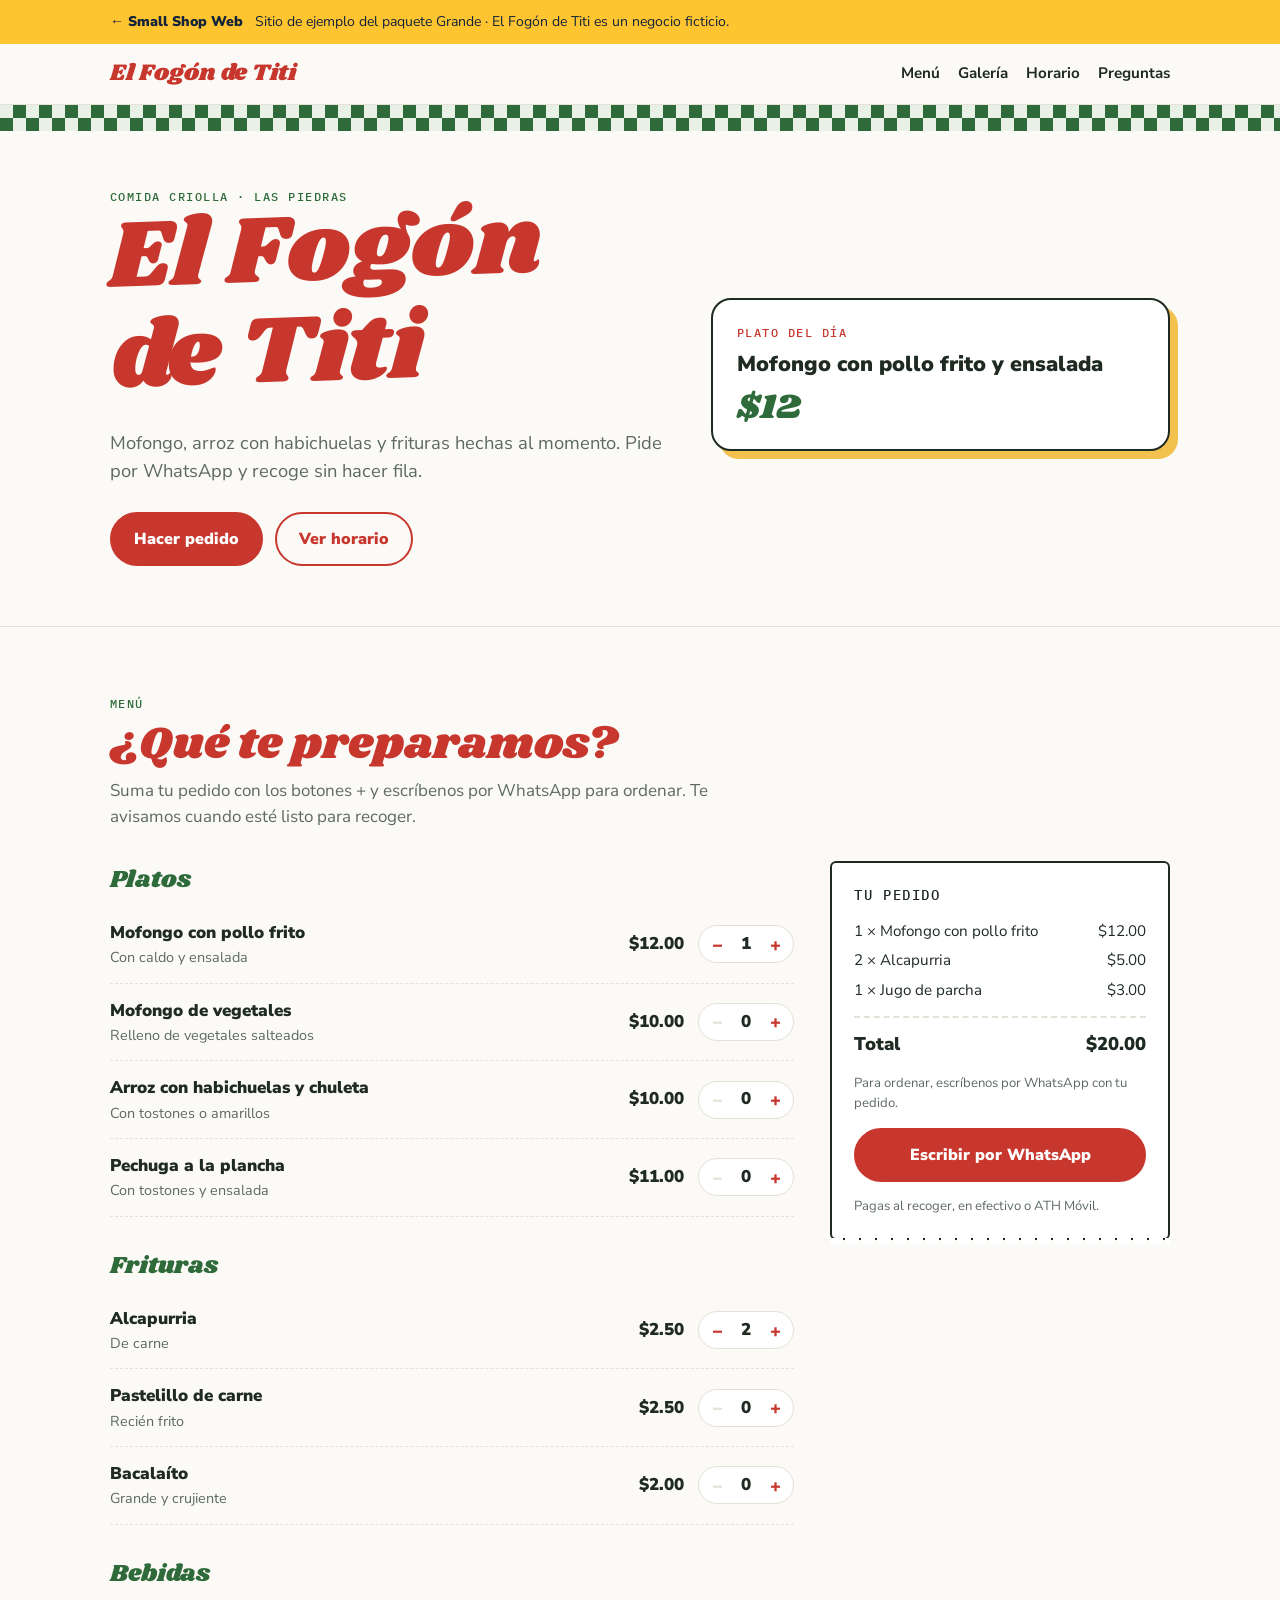
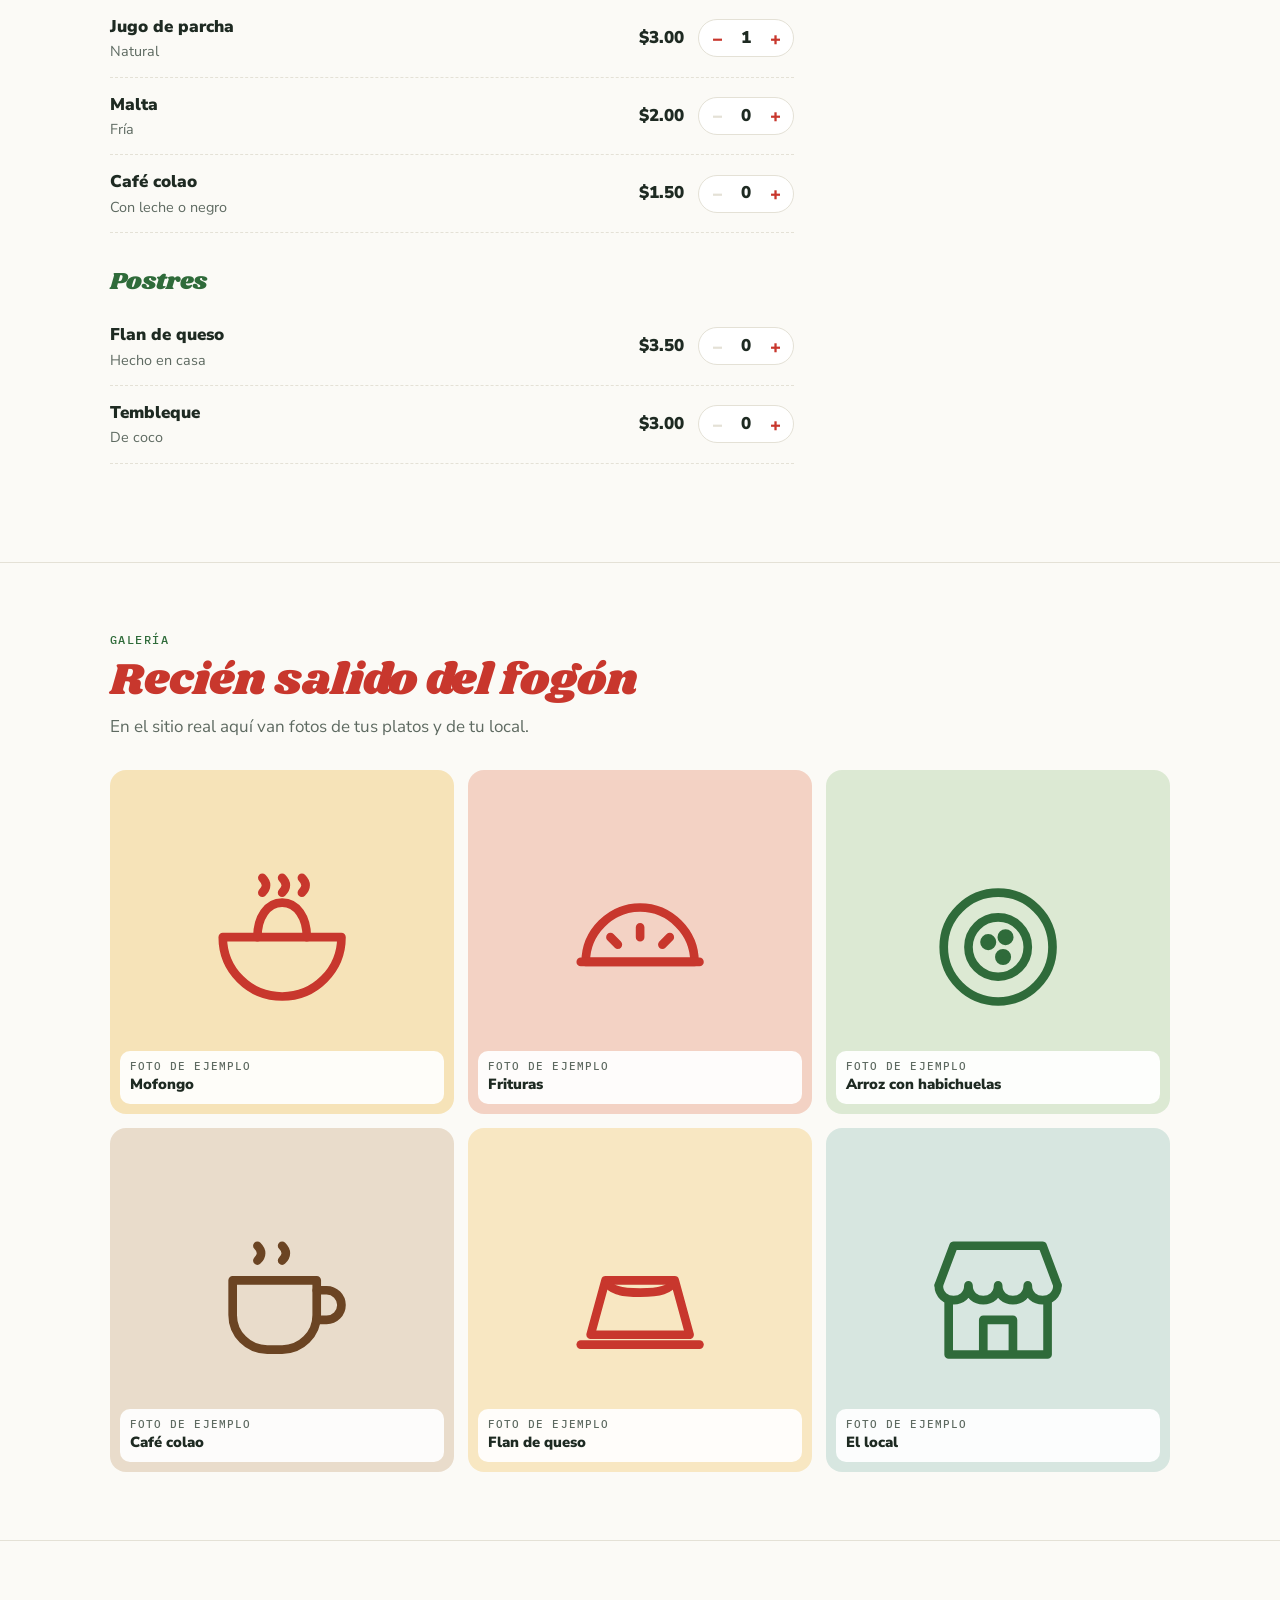
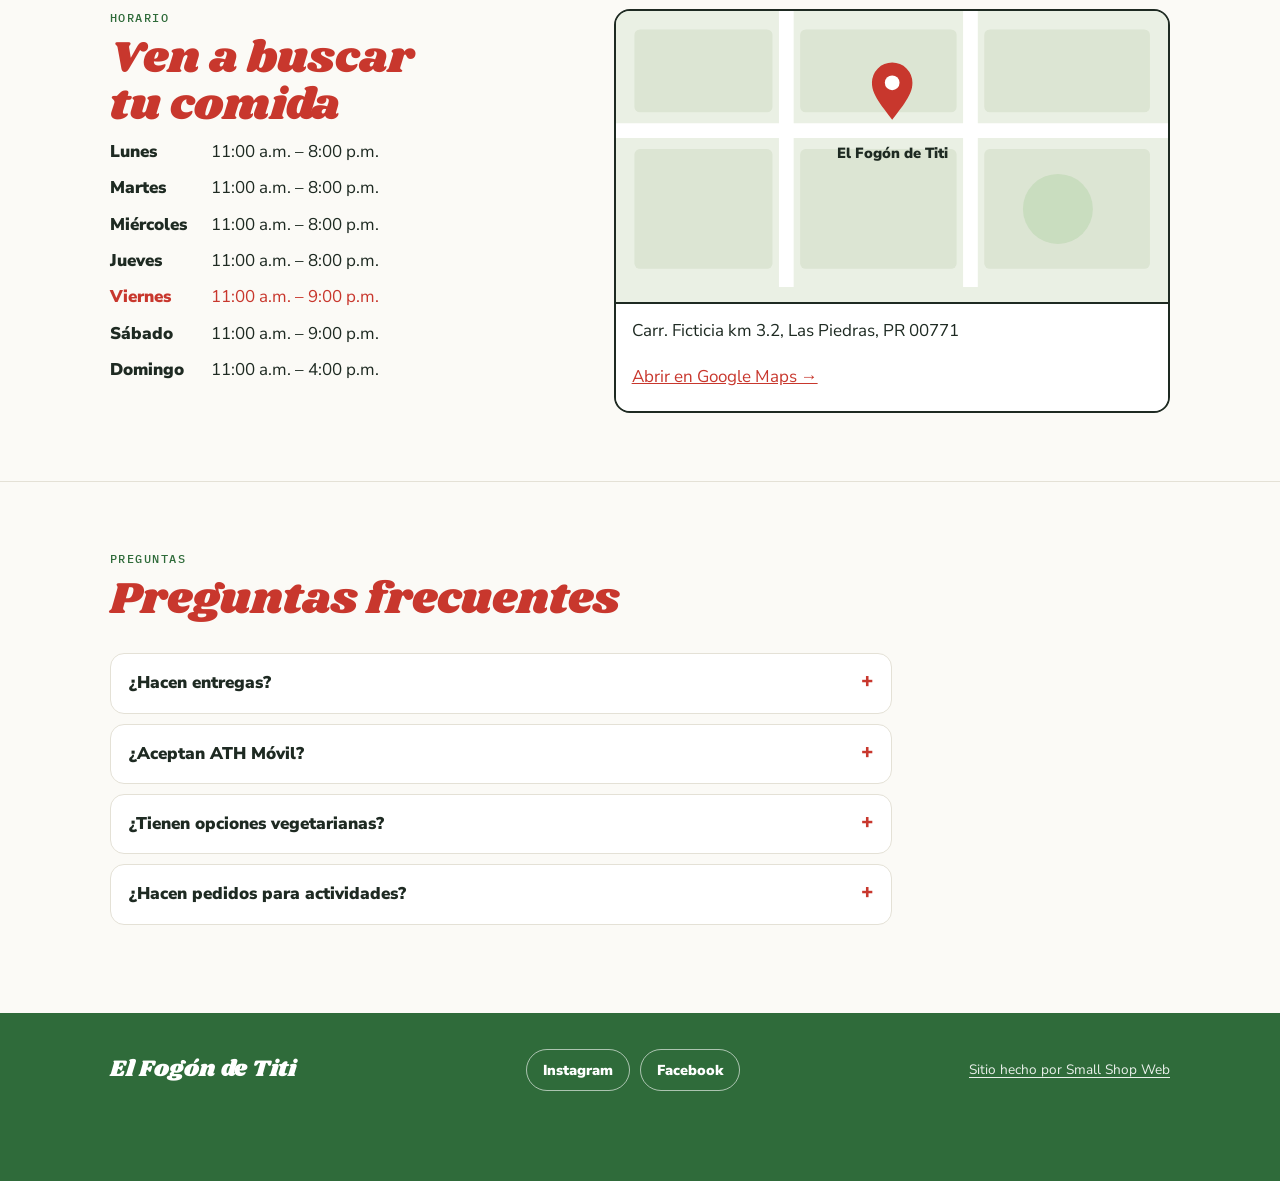
<file: ejemplos/restaurante.html>
<!doctype html>
<html lang="es">
<head>
<meta charset="utf-8">
<meta name="viewport" content="width=device-width, initial-scale=1, viewport-fit=cover">
<title>El Fogón de Titi</title>
<meta name="description" content="Sitio de ejemplo hecho por Small Shop Web. El Fogón de Titi es un negocio ficticio.">
<link rel="preconnect" href="https://fonts.googleapis.com">
<link rel="preconnect" href="https://fonts.gstatic.com" crossorigin>
<link rel="stylesheet" href="https://fonts.googleapis.com/css2?family=Shrikhand&family=Nunito+Sans:opsz,wght@6..12,400;6..12,700;6..12,900&family=IBM+Plex+Mono:wght@500&display=swap">
<style>
/* Layout: a neighborhood fonda. White tile wall with a green tile band, a hand-painted red sign for the name, the menu as the main event with a running order total. Single light look by design. Grande package: Spanish only, plain WhatsApp button. */
:root {
  --wall: #FBFAF6;
  --tile: #2F6B3A;
  --red: #C8372D;
  --ink: #1E2A22;
  --dim: #5E6A61;
  --line: #E4E1D6;
  --plantain: #F2C14E;
  --card: #FFFFFF;
  --demo: #FFC530;
  --demo-ink: #12233A;
  --display: "Shrikhand", "Cooper Black", Georgia, serif;
  --body: "Nunito Sans", "Segoe UI", Roboto, Helvetica, Arial, sans-serif;
  --mono: "IBM Plex Mono", ui-monospace, Menlo, Consolas, monospace;
  color-scheme: light;
}
* { box-sizing: border-box; }
[hidden] { display: none !important; }
html { scroll-behavior: smooth; }
@media (prefers-reduced-motion: reduce) { html { scroll-behavior: auto; } * { transition: none !important; } }
body { margin: 0; background: var(--wall); color: var(--ink); font-family: var(--body); font-size: 17px; line-height: 1.55; padding-top: env(safe-area-inset-top, 0px); padding-bottom: env(safe-area-inset-bottom, 0px); }
a { color: var(--red); }
:focus-visible { outline: 3px solid var(--tile); outline-offset: 2px; border-radius: 4px; }
.wrap { width: min(1100px, 100%); margin-inline: auto; padding-inline: 20px; }
h1, h2 { font-family: var(--display); font-weight: 400; margin: 0; line-height: 1.05; text-wrap: balance; color: var(--red); }
h2 { font-size: clamp(2rem, 4.6vw, 2.8rem); }
h3 { margin: 0; font-weight: 900; font-size: 1.15rem; }
p { margin: 0; }
.kicker { font: 500 .78rem var(--mono); letter-spacing: .12em; text-transform: uppercase; color: var(--tile); }

/* Demo bar */
.demo { background: var(--demo); color: var(--demo-ink); font-size: .88rem; }
.demo .wrap { display: flex; align-items: center; gap: 12px; flex-wrap: wrap; min-height: 44px; padding-block: 6px; }
.demo a { color: var(--demo-ink); font-weight: 900; text-decoration: none; }
.demo .msg { flex: 1 1 220px; }

/* Tile band */
.band { height: 26px; background:
  linear-gradient(45deg, var(--tile) 25%, transparent 25% 75%, var(--tile) 75%) 0 0 / 26px 26px,
  linear-gradient(45deg, var(--tile) 25%, transparent 25% 75%, var(--tile) 75%) 13px 13px / 26px 26px,
  #E9F0E6; }

/* Nav */
.nav { background: var(--wall); border-bottom: 1px solid var(--line); position: sticky; top: env(safe-area-inset-top, 0px); z-index: 10; }
.nav .wrap { display: flex; align-items: center; gap: 18px; min-height: 60px; flex-wrap: wrap; }
.logo { font-family: var(--display); color: var(--red); font-size: 1.45rem; text-decoration: none; }
.nav nav { margin-left: auto; display: flex; gap: 18px; flex-wrap: wrap; }
.nav nav a { color: var(--ink); text-decoration: none; font-weight: 700; font-size: .95rem; }
.nav nav a:hover { color: var(--red); }
@media (max-width: 680px) { .nav nav { display: none; } }

/* Hero */
.hero { padding-block: 52px 60px; overflow: hidden; }
.hero .wrap { display: grid; grid-template-columns: minmax(0, 1.1fr) minmax(0, .9fr); gap: 40px; align-items: center; }
@media (max-width: 820px) { .hero .wrap { grid-template-columns: 1fr; } }
.hero h1 { font-size: clamp(3.2rem, 9vw, 6rem); transform: rotate(-2deg); transform-origin: left; }
.hero .lead { font-size: 1.15rem; color: var(--dim); margin-top: 18px; max-width: 30em; }
.btns { display: flex; gap: 12px; flex-wrap: wrap; margin-top: 26px; }
.btn { display: inline-flex; align-items: center; justify-content: center; gap: 10px; padding: 14px 22px; border-radius: 999px; font: 900 1rem var(--body); text-decoration: none; border: 2px solid var(--red); cursor: pointer; }
.btn.solid { background: var(--red); color: #fff; }
.btn.ghost { background: transparent; color: var(--red); }
.btn:disabled { opacity: .45; cursor: not-allowed; }
.today-card { background: var(--card); border: 2px solid var(--ink); border-radius: 20px; padding: 24px; display: grid; gap: 12px; box-shadow: 8px 8px 0 var(--plantain); }
.today-card .kicker { color: var(--red); }
.today-card .dish { font-weight: 900; font-size: 1.35rem; line-height: 1.2; }
.today-card .px { font-family: var(--display); color: var(--tile); font-size: 2.2rem; line-height: 1; }

section.s { padding-block: 68px; border-top: 1px solid var(--line); }
.s-head { display: grid; gap: 10px; margin-bottom: 30px; }
.s-head p { color: var(--dim); max-width: 38em; }

/* Menu + ticket */
.menu-grid { display: grid; grid-template-columns: minmax(0, 1fr) 340px; gap: 36px; align-items: start; }
@media (max-width: 900px) { .menu-grid { grid-template-columns: 1fr; } }
.cat { margin-bottom: 30px; }
.cat h3 { font-family: var(--display); font-weight: 400; color: var(--tile); font-size: 1.5rem; margin-bottom: 8px; }
.item { display: grid; grid-template-columns: minmax(0, 1fr) auto auto; gap: 14px; align-items: center; padding-block: 14px; border-bottom: 1px dashed var(--line); }
.item .n { font-weight: 900; }
.item .d { display: block; color: var(--dim); font-size: .9rem; font-weight: 400; }
.item .p { font-weight: 900; font-variant-numeric: tabular-nums; }
.qty { display: inline-flex; align-items: center; border: 1.5px solid var(--line); border-radius: 999px; overflow: hidden; background: var(--card); }
.qty button { width: 36px; height: 36px; border: 0; background: transparent; font: 900 1.15rem var(--body); color: var(--red); cursor: pointer; }
.qty button:disabled { color: var(--line); cursor: default; }
.qty span { min-width: 22px; text-align: center; font-weight: 900; font-variant-numeric: tabular-nums; }
.ticket { position: sticky; top: calc(env(safe-area-inset-top, 0px) + 76px); background: var(--card); border: 2px solid var(--ink); border-radius: 6px; padding: 22px; display: grid; gap: 14px; }
.ticket::after { content: ""; position: absolute; left: -2px; right: -2px; bottom: -12px; height: 12px; background: radial-gradient(circle at 8px 0, var(--card) 7px, transparent 7.5px) -2px 0 / 16px 12px repeat-x; }
.ticket h3 { font-family: var(--mono); font-weight: 500; font-size: .85rem; letter-spacing: .12em; text-transform: uppercase; }
.lines { display: grid; gap: 6px; font-size: .95rem; }
.lines div { display: flex; justify-content: space-between; gap: 10px; font-variant-numeric: tabular-nums; }
.empty { color: var(--dim); font-size: .95rem; }
.total { display: flex; justify-content: space-between; border-top: 2px dashed var(--line); padding-top: 12px; font-weight: 900; font-size: 1.15rem; font-variant-numeric: tabular-nums; }
.small { font-size: .82rem; color: var(--dim); }
.bar { display: none; }
@media (max-width: 900px) {
  .ticket { position: relative; top: auto; }
  .bar:not([hidden]) { display: flex; position: fixed; left: 0; right: 0; bottom: 0; z-index: 20; padding: 12px 20px calc(12px + env(safe-area-inset-bottom, 0px)); background: var(--ink); color: #fff; justify-content: space-between; align-items: center; gap: 12px; font-weight: 900; }
  .bar a { color: var(--plantain); text-decoration: none; }
}

/* Gallery */
.gal { display: grid; grid-template-columns: repeat(3, minmax(0, 1fr)); gap: 14px; }
@media (max-width: 720px) { .gal { grid-template-columns: repeat(2, minmax(0, 1fr)); } }
.tile { aspect-ratio: 1; max-width: 100%; border-radius: 16px; position: relative; overflow: hidden; display: grid; place-items: center; }
.tile svg { width: 46%; height: auto; }
.tile .cap { position: absolute; left: 10px; bottom: 10px; right: 10px; background: rgba(255,255,255,.92); border-radius: 10px; padding: 8px 10px; font-weight: 900; font-size: .92rem; color: var(--ink); }
.tile .cap span { display: block; font: 500 .66rem var(--mono); letter-spacing: .1em; text-transform: uppercase; color: var(--dim); }

/* Visit */
.visit { display: grid; grid-template-columns: minmax(0, 1fr) minmax(0, 1.2fr); gap: 40px; }
@media (max-width: 820px) { .visit { grid-template-columns: 1fr; } }
.hours { display: grid; grid-template-columns: auto 1fr; gap: 10px 24px; }
.hours span:nth-child(odd) { font-weight: 900; }
.today { color: var(--red); }
.map { border-radius: 16px; overflow: hidden; border: 2px solid var(--ink); background: #EAF0E4; display: grid; }
.map svg { width: 100%; height: auto; display: block; }
.map .mbar { display: flex; justify-content: space-between; gap: 12px; flex-wrap: wrap; padding: 14px 16px; background: var(--card); border-top: 2px solid var(--ink); }

/* FAQ */
.faq { display: grid; gap: 10px; max-width: 46em; }
.faq details { background: var(--card); border: 1.5px solid var(--line); border-radius: 14px; padding: 2px 18px; }
.faq summary { cursor: pointer; font-weight: 900; padding: 14px 0; list-style: none; display: flex; justify-content: space-between; gap: 12px; }
.faq summary::-webkit-details-marker { display: none; }
.faq summary::after { content: "+"; color: var(--red); font-weight: 900; font-size: 1.3rem; line-height: 1; }
.faq details[open] summary::after { content: "–"; }
.faq p { color: var(--dim); padding-bottom: 16px; }

footer { background: var(--tile); color: #F3F6EF; padding-block: 36px 90px; margin-top: 20px; }
footer .wrap { display: flex; justify-content: space-between; gap: 18px; flex-wrap: wrap; align-items: center; }
footer .logo { color: #fff; }
.social { display: flex; gap: 10px; }
.social button { font: 900 .9rem var(--body); padding: 10px 16px; border-radius: 999px; border: 1.5px solid rgba(255,255,255,.6); background: transparent; color: #fff; cursor: pointer; }
.made { font-size: .85rem; opacity: .9; color: #fff; text-decoration: underline; text-underline-offset: 3px; }
.made:hover { opacity: 1; }

.modal { position: fixed; inset: 0; background: rgba(20,25,20,.55); display: grid; place-items: center; padding: 20px; z-index: 50; }
.sheet { background: #fff; color: #12233A; border-radius: 16px; max-width: 420px; width: 100%; padding: 22px; display: grid; gap: 14px; }
.sheet h3 { font-size: 1.1rem; }
.bubble { background: #DCF8C6; color: #0B2A12; border-radius: 12px 12px 2px 12px; padding: 12px 14px; font-size: .96rem; justify-self: end; max-width: 92%; white-space: pre-wrap; overflow-wrap: anywhere; }
.sheet p { font-size: .9rem; color: #4A5668; }
.sheet button { justify-self: start; font: 900 .95rem var(--body); padding: 10px 18px; border-radius: 10px; border: 0; background: #12233A; color: #fff; cursor: pointer; }
</style>
</head>
<body>

<div class="demo">
  <div class="wrap">
    <a href="../index.html" data-i18n="demo.back">← Small Shop Web</a>
    <span class="msg" data-i18n="demo.msg">Sitio de ejemplo del paquete Grande · El Fogón de Titi es un negocio ficticio.</span>
  </div>
</div>

<header class="nav">
  <div class="wrap">
    <a class="logo" href="#top">El Fogón de Titi</a>
    <nav aria-label="Secciones">
      <a href="#menu" data-i18n="nav.menu">Menú</a>
      <a href="#galeria" data-i18n="nav.gallery">Galería</a>
      <a href="#visitanos" data-i18n="nav.visit">Horario</a>
      <a href="#preguntas" data-i18n="nav.faq">Preguntas</a>
    </nav>
  </div>
</header>
<div class="band" aria-hidden="true"></div>

<main id="top">
  <section class="hero">
    <div class="wrap">
      <div>
        <span class="kicker" data-i18n="hero.kicker">Comida criolla · Las Piedras</span>
        <h1>El Fogón<br>de Titi</h1>
        <p class="lead" data-i18n="hero.lead">Mofongo, arroz con habichuelas y frituras hechas al momento. Pide por WhatsApp y recoge sin hacer fila.</p>
        <div class="btns">
          <a class="btn solid" href="#menu" data-i18n="hero.order">Hacer pedido</a>
          <a class="btn ghost" href="#visitanos" data-i18n="hero.hours">Ver horario</a>
        </div>
      </div>
      <aside class="today-card">
        <span class="kicker" data-i18n="today.k">Plato del día</span>
        <span class="dish" data-i18n="today.dish">Mofongo con pollo frito y ensalada</span>
        <span class="px">$12</span>
      </aside>
    </div>
  </section>

  <section class="s" id="menu">
    <div class="wrap">
      <div class="s-head">
        <span class="kicker" data-i18n="nav.menu">Menú</span>
        <h2 data-i18n="menu.title">¿Qué te preparamos?</h2>
        <p data-i18n="menu.lead">Suma tu pedido con los botones + y escríbenos por WhatsApp para ordenar. Te avisamos cuando esté listo para recoger.</p>
      </div>
      <div class="menu-grid">
        <div id="menu-list"></div>
        <div class="ticket" id="ticket">
          <h3 data-i18n="t.title">Tu pedido</h3>
          <div class="lines" id="lines"></div>
          <div class="total"><span>Total</span><span id="total">$0.00</span></div>
          <p class="small" data-i18n="t.how">Para ordenar, escríbenos por WhatsApp con tu pedido.</p>
          <button class="btn solid" type="button" id="o-wa" data-i18n="t.wa">Escribir por WhatsApp</button>
          <p class="small" data-i18n="t.note">Pagas al recoger, en efectivo o ATH Móvil.</p>
        </div>
      </div>
    </div>
  </section>

  <section class="s" id="galeria">
    <div class="wrap">
      <div class="s-head">
        <span class="kicker" data-i18n="nav.gallery">Galería</span>
        <h2 data-i18n="gal.title">Recién salido del fogón</h2>
        <p data-i18n="gal.lead">En el sitio real aquí van fotos de tus platos y de tu local.</p>
      </div>
      <div class="gal" id="gal"></div>
    </div>
  </section>

  <section class="s" id="visitanos">
    <div class="wrap visit">
      <div class="s-head">
        <span class="kicker" data-i18n="nav.visit">Horario</span>
        <h2 data-i18n="visit.title">Ven a buscar tu comida</h2>
        <div class="hours" id="hours"></div>
      </div>
      <div class="map">
        <svg viewBox="0 0 600 300" role="img" aria-label="Mapa">
          <rect width="600" height="300" fill="#EAF0E4"/>
          <g fill="#DCE5D3"><rect x="20" y="20" width="150" height="90" rx="6"/><rect x="200" y="20" width="170" height="90" rx="6"/><rect x="400" y="20" width="180" height="90" rx="6"/><rect x="20" y="150" width="150" height="130" rx="6"/><rect x="200" y="150" width="170" height="130" rx="6"/><rect x="400" y="150" width="180" height="130" rx="6"/></g>
          <g stroke="#FFFFFF" stroke-width="16"><path d="M0 130H600"/><path d="M185 0V300"/><path d="M385 0V300"/></g>
          <circle cx="480" cy="215" r="38" fill="#C9DDBF"/>
          <g transform="translate(300 118)"><path d="M0 0c-14-18-22-28-22-40a22 22 0 0 1 44 0c0 12-8 22-22 40z" fill="#C8372D"/><circle cx="0" cy="-40" r="8" fill="#fff"/></g>
          <text x="300" y="160" text-anchor="middle" fill="#1E2A22" font-family="Nunito Sans, sans-serif" font-weight="900" font-size="16">El Fogón de Titi</text>
        </svg>
        <div class="mbar">
          <span data-i18n="visit.addr">Carr. Ficticia km 3.2, Las Piedras, PR 00771</span>
          <a href="https://www.google.com/maps/search/?api=1&amp;query=Las+Piedras,+Puerto+Rico" target="_blank" rel="noopener" data-i18n="visit.maps">Abrir en Google Maps →</a>
        </div>
      </div>
    </div>
  </section>

  <section class="s" id="preguntas">
    <div class="wrap">
      <div class="s-head">
        <span class="kicker" data-i18n="nav.faq">Preguntas</span>
        <h2 data-i18n="faq.title">Preguntas frecuentes</h2>
      </div>
      <div class="faq">
        <details><summary data-i18n="faq.1q">¿Hacen entregas?</summary><p data-i18n="faq.1a">Por ahora solo para recoger. Pide por WhatsApp y te avisamos cuando esté listo.</p></details>
        <details><summary data-i18n="faq.2q">¿Aceptan ATH Móvil?</summary><p data-i18n="faq.2a">Sí, ATH Móvil y efectivo.</p></details>
        <details><summary data-i18n="faq.3q">¿Tienen opciones vegetarianas?</summary><p data-i18n="faq.3a">Sí. El mofongo de vegetales y las frituras de bacalaíto son las más pedidas.</p></details>
        <details><summary data-i18n="faq.4q">¿Hacen pedidos para actividades?</summary><p data-i18n="faq.4a">Sí, con 2 días de anticipación. Escríbenos por WhatsApp con la cantidad de personas.</p></details>
      </div>
    </div>
  </section>
</main>

<footer>
  <div class="wrap">
    <span class="logo">El Fogón de Titi</span>
    <div class="social">
      <button type="button" data-social="Instagram">Instagram</button>
      <button type="button" data-social="Facebook">Facebook</button>
    </div>
    <a class="made" href="../index.html" data-i18n="foot.made">Sitio hecho por Small Shop Web</a>
  </div>
</footer>

<div class="bar" id="bar" hidden><span id="bar-text"></span><a href="#ticket" data-i18n="bar.see">Ver pedido →</a></div>

<div class="modal" id="modal" hidden>
  <div class="sheet" role="dialog" aria-modal="true" aria-labelledby="m-title">
    <h3 id="m-title"></h3>
    <div class="bubble" id="m-bubble"></div>
    <p id="m-note"></p>
    <button type="button" id="m-close"></button>
  </div>
</div>

<script>
(function () {
  var T = {
    es: {
      "demo.back": "← Small Shop Web", "demo.msg": "Sitio de ejemplo del paquete Grande · El Fogón de Titi es un negocio ficticio.",
      "nav.menu": "Menú", "nav.gallery": "Galería", "nav.visit": "Horario", "nav.faq": "Preguntas",
      "hero.kicker": "Comida criolla · Las Piedras", "hero.lead": "Mofongo, arroz con habichuelas y frituras hechas al momento. Pide por WhatsApp y recoge sin hacer fila.",
      "hero.order": "Hacer pedido", "hero.hours": "Ver horario",
      "today.k": "Plato del día", "today.dish": "Mofongo con pollo frito y ensalada",
      "menu.title": "¿Qué te preparamos?", "menu.lead": "Suma tu pedido con los botones + y escríbenos por WhatsApp para ordenar. Te avisamos cuando esté listo para recoger.",
      "t.title": "Tu pedido", "t.empty": "Todavía no has escogido nada. Usa los botones + del menú.",
      "t.how": "Para ordenar, escríbenos por WhatsApp con tu pedido.", "t.wa": "Escribir por WhatsApp", "t.note": "Pagas al recoger, en efectivo o ATH Móvil.",
      "bar.see": "Ver pedido →", "bar.items": function (n, t) { return n + (n === 1 ? " artículo" : " artículos") + " · " + t; },
      "gal.title": "Recién salido del fogón", "gal.lead": "En el sitio real aquí van fotos de tus platos y de tu local.", "gal.tag": "Foto de ejemplo",
      "visit.title": "Ven a buscar tu comida", "visit.addr": "Carr. Ficticia km 3.2, Las Piedras, PR 00771", "visit.maps": "Abrir en Google Maps →",
      "faq.title": "Preguntas frecuentes",
      "faq.1q": "¿Hacen entregas?", "faq.1a": "Por ahora solo para recoger. Pide por WhatsApp y te avisamos cuando esté listo.",
      "faq.2q": "¿Aceptan ATH Móvil?", "faq.2a": "Sí, ATH Móvil y efectivo.",
      "faq.3q": "¿Tienen opciones vegetarianas?", "faq.3a": "Sí. El mofongo de vegetales y las frituras de bacalaíto son las más pedidas.",
      "faq.4q": "¿Hacen pedidos para actividades?", "faq.4a": "Sí, con 2 días de anticipación. Escríbenos por WhatsApp con la cantidad de personas.",
      "foot.made": "Sitio hecho por Small Shop Web",
      "m.title": "Así se abre el chat", "m.note": "En un sitio real, este botón abre el WhatsApp del negocio con este saludo listo y ahí escribes tu pedido. En este ejemplo no se envía nada.",
      "wa.msg": "Hola, quiero hacer un pedido para recoger.",
      "m.social": "En un sitio real, este botón abre el {x} del negocio.", "m.socialTitle": "Enlace a redes", "m.close": "Entendido",
      "cats": ["Platos", "Frituras", "Bebidas", "Postres"]
    }
  };
  var MENU = [
    [ { es: "Mofongo con pollo frito", en: "Mofongo with fried chicken", des: "Con caldo y ensalada", den: "With broth and salad", p: 12 },
      { es: "Mofongo de vegetales", en: "Vegetable mofongo", des: "Relleno de vegetales salteados", den: "Filled with sautéed vegetables", p: 10 },
      { es: "Arroz con habichuelas y chuleta", en: "Rice, beans and pork chop", des: "Con tostones o amarillos", den: "With tostones or sweet plantains", p: 10 },
      { es: "Pechuga a la plancha", en: "Grilled chicken breast", des: "Con tostones y ensalada", den: "With tostones and salad", p: 11 } ],
    [ { es: "Alcapurria", en: "Alcapurria", des: "De carne", den: "Beef filling", p: 2.5 },
      { es: "Pastelillo de carne", en: "Beef turnover", des: "Recién frito", den: "Freshly fried", p: 2.5 },
      { es: "Bacalaíto", en: "Bacalaíto (cod fritter)", des: "Grande y crujiente", den: "Big and crispy", p: 2 } ],
    [ { es: "Jugo de parcha", en: "Passion fruit juice", des: "Natural", den: "Fresh", p: 3 },
      { es: "Malta", en: "Malta", des: "Fría", den: "Cold", p: 2 },
      { es: "Café colao", en: "Café colao", des: "Con leche o negro", den: "With milk or black", p: 1.5 } ],
    [ { es: "Flan de queso", en: "Cheese flan", des: "Hecho en casa", den: "Homemade", p: 3.5 },
      { es: "Tembleque", en: "Tembleque", des: "De coco", den: "Coconut pudding", p: 3 } ]
  ];
  var HOURS = {
    es: [["Lunes", "11:00 a.m. – 8:00 p.m."], ["Martes", "11:00 a.m. – 8:00 p.m."], ["Miércoles", "11:00 a.m. – 8:00 p.m."], ["Jueves", "11:00 a.m. – 8:00 p.m."], ["Viernes", "11:00 a.m. – 9:00 p.m."], ["Sábado", "11:00 a.m. – 9:00 p.m."], ["Domingo", "11:00 a.m. – 4:00 p.m."]]
  };
  var GAL = [
    { es: "Mofongo", en: "Mofongo", icon: "bowl", bg: "#F6E3B8" },
    { es: "Frituras", en: "Fritters", icon: "fritter", bg: "#F3D2C4" },
    { es: "Arroz con habichuelas", en: "Rice and beans", icon: "plate", bg: "#DCE9D3" },
    { es: "Café colao", en: "Café colao", icon: "cup", bg: "#E9DCCB" },
    { es: "Flan de queso", en: "Cheese flan", icon: "flan", bg: "#F8E7C2" },
    { es: "El local", en: "Our place", icon: "store", bg: "#D7E6E0" }
  ];
  var ICON = {
    bowl: '<svg viewBox="0 0 64 64" fill="none" stroke="#C8372D" stroke-width="3.5" stroke-linecap="round" stroke-linejoin="round"><path d="M8 30h48a24 24 0 0 1-48 0z"/><path d="M22 30c0-8 4-14 10-14s10 6 10 14M24 12c2-2 2-4 0-6M32 12c2-2 2-4 0-6M40 12c2-2 2-4 0-6"/></svg>',
    fritter: '<svg viewBox="0 0 64 64" fill="none" stroke="#C8372D" stroke-width="3.5" stroke-linecap="round" stroke-linejoin="round"><path d="M10 40c0-12 10-22 22-22s22 10 22 22z"/><path d="M8 40h48M20 30l3 3M32 26v4M44 30l-3 3"/></svg>',
    plate: '<svg viewBox="0 0 64 64" fill="none" stroke="#2F6B3A" stroke-width="3.5" stroke-linecap="round"><circle cx="32" cy="34" r="22"/><circle cx="32" cy="34" r="12"/><circle cx="28" cy="32" r="1.5" fill="#2F6B3A"/><circle cx="35" cy="30" r="1.5" fill="#2F6B3A"/><circle cx="34" cy="38" r="1.5" fill="#2F6B3A"/></svg>',
    cup: '<svg viewBox="0 0 64 64" fill="none" stroke="#6B4423" stroke-width="3.5" stroke-linecap="round" stroke-linejoin="round"><path d="M12 24h34v14a14 14 0 0 1-14 14h-6a14 14 0 0 1-14-14z"/><path d="M46 28h4a6 6 0 0 1 0 12h-4M22 16c2-2 2-4 0-6M32 16c2-2 2-4 0-6"/></svg>',
    flan: '<svg viewBox="0 0 64 64" fill="none" stroke="#C8372D" stroke-width="3.5" stroke-linejoin="round"><path d="M18 24h28l6 22H12z"/><path d="M18 24c2 4 6 5 14 5s12-1 14-5" /><path d="M8 50h48" stroke-linecap="round"/></svg>',
    store: '<svg viewBox="0 0 64 64" fill="none" stroke="#2F6B3A" stroke-width="3.5" stroke-linecap="round" stroke-linejoin="round"><path d="M8 26 14 10h36l6 16"/><path d="M8 26c0 4 3 6 6 6s6-2 6-6c0 4 3 6 6 6s6-2 6-6c0 4 3 6 6 6s6-2 6-6c0 4 3 6 6 6s6-2 6-6"/><path d="M12 32v22h40V32M26 54V40h12v14"/></svg>'
  };

  var lang = "es", qty = {};
  var $ = function (id) { return document.getElementById(id); };
  function esc(v) { return String(v).replace(/[&<>"']/g, function (c) { return { "&": "&amp;", "<": "&lt;", ">": "&gt;", '"': "&quot;", "'": "&#39;" }[c]; }); }
  function money(n) { return "$" + n.toFixed(2); }
  function key(c, i) { return c + "-" + i; }

  function renderMenu() {
    var d = T[lang];
    $("menu-list").innerHTML = MENU.map(function (cat, c) {
      return '<div class="cat"><h3>' + d.cats[c] + "</h3>" + cat.map(function (it, i) {
        var k = key(c, i), q = qty[k] || 0;
        return '<div class="item"><span class="n">' + esc(it[lang]) + '<span class="d">' + esc(lang === "es" ? it.des : it.den) + '</span></span><span class="p">' + money(it.p) + '</span>' +
          '<span class="qty"><button type="button" data-k="' + k + '" data-d="-1" aria-label="−"' + (q ? "" : " disabled") + '>−</button><span>' + q + '</span><button type="button" data-k="' + k + '" data-d="1" aria-label="+">+</button></span></div>';
      }).join("") + "</div>";
    }).join("");
  }

  function order() {
    var lines = [], total = 0, count = 0;
    MENU.forEach(function (cat, c) { cat.forEach(function (it, i) { var q = qty[key(c, i)] || 0; if (q) { lines.push({ n: it[lang], q: q, sub: q * it.p }); total += q * it.p; count += q; } }); });
    return { lines: lines, total: total, count: count };
  }

  function renderTicket() {
    var d = T[lang], o = order();
    $("lines").innerHTML = o.lines.length ? o.lines.map(function (l) { return "<div><span>" + l.q + " × " + esc(l.n) + "</span><span>" + money(l.sub) + "</span></div>"; }).join("") : '<p class="empty">' + d["t.empty"] + "</p>";
    $("total").textContent = money(o.total);
    $("bar").hidden = o.count === 0;
    $("bar-text").textContent = d["bar.items"](o.count, money(o.total));
  }

  function renderStatic() {
    var d = T[lang];
    document.documentElement.lang = lang;
    document.querySelectorAll("[data-i18n]").forEach(function (el) { var k = el.getAttribute("data-i18n"); if (typeof d[k] === "string") el.textContent = d[k]; });
    var day = (new Date().getDay() + 6) % 7;
    $("hours").innerHTML = HOURS[lang].map(function (r, i) { var c = i === day ? ' class="today"' : ""; return "<span" + c + ">" + r[0] + "</span><span" + c + ">" + r[1] + "</span>"; }).join("");
    $("gal").innerHTML = GAL.map(function (g) { return '<div class="tile" style="background:' + g.bg + '">' + ICON[g.icon] + '<div class="cap"><span>' + d["gal.tag"] + "</span>" + esc(g[lang]) + "</div></div>"; }).join("");
  }

  function renderAll() { renderStatic(); renderMenu(); renderTicket(); }

  $("menu-list").addEventListener("click", function (e) {
    var b = e.target.closest("button[data-k]"); if (!b) return;
    var k = b.getAttribute("data-k"); qty[k] = Math.max(0, Math.min(20, (qty[k] || 0) + Number(b.getAttribute("data-d"))));
    renderMenu(); renderTicket();
    var again = document.querySelector('button[data-k="' + k + '"][data-d="' + b.getAttribute("data-d") + '"]');
    if (again && !again.disabled) again.focus();
  });

  function openModal(title, bubble, note) {
    $("m-title").textContent = title; $("m-bubble").textContent = bubble; $("m-bubble").hidden = !bubble;
    $("m-note").textContent = note; $("m-close").textContent = T[lang]["m.close"]; $("modal").hidden = false; $("m-close").focus();
  }
  $("m-close").addEventListener("click", function () { $("modal").hidden = true; });
  $("modal").addEventListener("click", function (e) { if (e.target === $("modal")) $("modal").hidden = true; });
  document.addEventListener("keydown", function (e) { if (e.key === "Escape") $("modal").hidden = true; });

  $("o-wa").addEventListener("click", function () { var d = T[lang]; openModal(d["m.title"], d["wa.msg"], d["m.note"]); });
  document.querySelectorAll("[data-social]").forEach(function (b) {
    b.addEventListener("click", function () { var d = T[lang]; openModal(d["m.socialTitle"], "", d["m.social"].replace("{x}", b.getAttribute("data-social"))); });
  });

  qty["0-0"] = 1; qty["1-0"] = 2; qty["2-0"] = 1;
  renderAll();
})();
</script>
</body>
</html>
</file>
<file: ejemplos/salon/assets/salon.css>
/* Salón Pomarrosa: ejemplo del paquete Pro de Small Shop Web (negocio ficticio).
   A neighborhood salon with a botanical palette: deep leaf green, blush and a magenta bloom.
   The one bold element is the hair-color swatch chart inside an arched salon mirror; everything else stays quiet.
   Single light look by design. */
:root {
  --flesh: #FFF8F6;
  --card: #FFFFFF;
  --blush: #F7D9D6;
  --blush-2: #FBEAE7;
  --leaf: #1F4A3A;
  --leaf-2: #2E6650;
  --bloom: #B3306A;
  --bloom-dark: #8E2353;
  --ink: #2B2326;
  --muted: #6B5F63;
  --line: #EBDCDA;
  --mint: #DCEBE2;
  --demo: #FFC530;
  --demo-ink: #12233A;
  --font: "Bricolage Grotesque", "Avenir Next", "Segoe UI", Roboto, Helvetica, Arial, sans-serif;
  --r: 20px;
  color-scheme: light;
}
* { box-sizing: border-box; }
[hidden] { display: none !important; }
html { scroll-behavior: smooth; }
@media (prefers-reduced-motion: reduce) {
  html { scroll-behavior: auto; }
  *, *::before, *::after { animation: none !important; transition: none !important; }
}
body { margin: 0; background: var(--flesh); color: var(--ink); font-family: var(--font); font-size: 17px; line-height: 1.6; }
body.no-scroll { overflow: hidden; }
a { color: var(--bloom); text-underline-offset: 3px; }
button, input, select { font: inherit; }
:focus-visible { outline: 3px solid var(--bloom); outline-offset: 2px; border-radius: 8px; }
.wrap { width: min(1120px, 100%); margin-inline: auto; padding-inline: 20px; }
h1, h2, h3 { margin: 0; color: var(--leaf); line-height: 1.04; letter-spacing: -.02em; text-wrap: balance; font-weight: 750; }
h1 { font-size: clamp(3.4rem, 11vw, 7rem); font-weight: 800; font-stretch: 80%; letter-spacing: -.035em; line-height: .9; }
h1.pt { font-size: clamp(2.6rem, 7vw, 4.4rem); font-stretch: 84%; line-height: .95; }
h2 { font-size: clamp(1.75rem, 3.6vw, 2.5rem); font-stretch: 88%; }
h3 { font-size: 1.25rem; font-stretch: 92%; }
p { margin: 0; }
.lead { font-size: 1.15rem; color: var(--muted); max-width: 36em; }
.note { font-size: .9rem; color: var(--muted); }
.muted { color: var(--muted); }

/* Demo bar (Small Shop Web) */
.demo { background: var(--demo); color: var(--demo-ink); font-size: .88rem; }
.demo .wrap { display: flex; align-items: center; gap: 6px 14px; flex-wrap: wrap; min-height: 42px; padding-block: 6px; }
.demo a { color: var(--demo-ink); font-weight: 800; text-decoration: none; }

/* Header */
.top { position: sticky; top: 0; z-index: 40; background: var(--flesh); }
.top .wrap { display: flex; align-items: center; gap: 10px 16px; flex-wrap: wrap; min-height: 70px; padding-block: 10px; }
.logo { display: inline-flex; align-items: center; gap: 10px; text-decoration: none; color: var(--leaf); }
.logo span { font-weight: 800; font-size: 1.3rem; font-stretch: 85%; letter-spacing: -.01em; line-height: 1; white-space: nowrap; }
.fruit { flex: none; }
.links { display: flex; gap: 2px; margin-left: auto; }
.links a { color: var(--ink); text-decoration: none; font-weight: 600; font-size: .97rem; padding: 8px 13px; border-radius: 999px; white-space: nowrap; }
.links a:hover { background: var(--blush-2); }
.links a[aria-current="page"] { background: var(--leaf); color: var(--flesh); }
.lang { display: inline-flex; border: 1.5px solid var(--leaf); border-radius: 999px; overflow: hidden; flex: none; }
.lang button { font-weight: 700; font-size: .82rem; padding: 6px 11px; min-width: 42px; border: 0; background: transparent; color: var(--leaf); cursor: pointer; }
.lang button[aria-pressed="true"] { background: var(--leaf); color: var(--flesh); }
.strip { display: grid; grid-template-columns: repeat(8, 1fr); height: 7px; }
.strip span:nth-child(1) { background: #3A2C27; }
.strip span:nth-child(2) { background: #6A4128; }
.strip span:nth-child(3) { background: #A97A4F; }
.strip span:nth-child(4) { background: #DDA765; }
.strip span:nth-child(5) { background: #DB7442; }
.strip span:nth-child(6) { background: #F0DDA8; }
.strip span:nth-child(7) { background: #E07BA4; }
.strip span:nth-child(8) { background: #8E4C80; }
@media (max-width: 1000px) { .book-top { display: none !important; } }
@media (max-width: 820px) {
  .top .wrap { padding-bottom: 6px; }
  .lang { margin-left: auto; }
  .links { order: 3; flex: 1 0 100%; margin-left: 0; overflow-x: auto; scrollbar-width: none; padding-bottom: 4px; }
  .links::-webkit-scrollbar { display: none; }
  .links a { padding: 7px 12px; }
}

/* Buttons */
.btn { display: inline-flex; align-items: center; justify-content: center; gap: 8px; padding: 13px 22px; border-radius: 999px; font-weight: 700; font-size: 1rem; line-height: 1.15; text-decoration: none; text-align: center; border: 2px solid var(--bloom); background: var(--bloom); color: #fff; cursor: pointer; }
.btn:hover { background: var(--bloom-dark); border-color: var(--bloom-dark); }
.btn.line { background: transparent; color: var(--leaf); border-color: var(--leaf); }
.btn.line:hover { background: var(--leaf); color: var(--flesh); }
.btn.small { padding: 9px 16px; font-size: .93rem; }
.top .btn { padding: 10px 18px; font-size: .95rem; }
.btns { display: flex; gap: 10px; flex-wrap: wrap; }
.more { font-weight: 700; color: var(--bloom); text-decoration: none; }
.more:hover { text-decoration: underline; }
.link-btn { background: none; border: 0; padding: 4px 0; color: var(--muted); text-decoration: underline; text-underline-offset: 3px; cursor: pointer; justify-self: start; font-size: .9rem; }

/* Open-now pill */
.status { display: inline-flex; align-items: center; gap: 9px; justify-self: start; padding: 7px 14px; border-radius: 999px; background: #EFE6E5; color: var(--ink); font-weight: 600; font-size: .95rem; line-height: 1.3; }
.status:empty { display: none; }
.status .dot { width: 10px; height: 10px; border-radius: 50%; background: #9C8F92; flex: none; }
.status.is-open { background: var(--mint); color: var(--leaf); }
.status.is-open .dot { background: #2E8B57; box-shadow: 0 0 0 4px rgba(46, 139, 87, .18); }

/* Home */
.hero { padding-block: 40px 72px; }
.hero-grid { display: grid; grid-template-columns: minmax(0, 1.15fr) minmax(0, .85fr); gap: 48px; align-items: center; }
.hero-copy { display: grid; gap: 22px; justify-items: start; }
.h1-small { display: block; font-size: .3em; font-weight: 500; font-stretch: 100%; letter-spacing: 0; margin-bottom: .2em; }
.facts { list-style: none; margin: 6px 0 0; padding: 0; display: flex; flex-wrap: wrap; gap: 14px 32px; }
.facts li { display: grid; font-size: .95rem; color: var(--muted); }
.facts b { color: var(--ink); font-weight: 700; }
.mirror { width: min(380px, 100%); height: auto; justify-self: center; display: block; filter: drop-shadow(0 26px 30px rgba(31, 74, 58, .16)); }
.tuft { transform-box: fill-box; transform-origin: 50% 0; animation: sway 1.9s cubic-bezier(.4, .1, .3, 1) both; animation-delay: var(--d, 0ms); }
@keyframes sway { 0% { transform: rotate(0); } 30% { transform: rotate(5deg); } 62% { transform: rotate(-2.5deg); } 100% { transform: rotate(0); } }
@media (max-width: 820px) {
  .hero { padding-block: 28px 56px; }
  .hero-grid { grid-template-columns: 1fr; gap: 36px; }
  .mirror { width: min(290px, 78%); }
}
.band { padding-block: 64px; border-top: 1px solid var(--line); }
.s-head { display: flex; align-items: baseline; justify-content: space-between; gap: 10px 24px; flex-wrap: wrap; margin-bottom: 26px; }
.favs { display: grid; grid-template-columns: repeat(3, minmax(0, 1fr)); gap: 18px; }
@media (max-width: 820px) { .favs { grid-template-columns: 1fr; } }
.fav { display: grid; gap: 4px; align-content: start; padding: 22px; border-radius: var(--r); background: var(--blush-2); color: var(--ink); text-decoration: none; border: 1.5px solid transparent; }
.fav:hover { border-color: var(--bloom); }
.fav-cat { font-size: .88rem; font-weight: 600; color: var(--leaf-2); }
.fav b { font-size: 1.3rem; font-weight: 750; font-stretch: 90%; color: var(--leaf); line-height: 1.15; }
.fav-d { color: var(--muted); font-size: .95rem; }
.fav-p { margin-top: 10px; font-size: 2.1rem; font-weight: 800; font-stretch: 84%; line-height: 1; color: var(--bloom); font-variant-numeric: tabular-nums; }
.two-col { display: grid; grid-template-columns: minmax(0, 1.1fr) minmax(0, .9fr); gap: 56px; align-items: start; }
@media (max-width: 820px) { .two-col { grid-template-columns: 1fr; gap: 48px; } }
.rev-col, .visit { display: grid; gap: 18px; justify-items: start; }
.quote-big { margin: 0; display: grid; gap: 14px; }
.quote-big blockquote { margin: 0; font-size: clamp(1.35rem, 2.6vw, 1.85rem); line-height: 1.3; font-weight: 600; font-stretch: 92%; color: var(--leaf); text-wrap: pretty; max-width: 26em; }
.hours-short { display: grid; grid-template-columns: auto auto; justify-content: start; gap: 6px 24px; margin: 0; }
.hours-short dt { font-weight: 700; }
.hours-short dd { margin: 0; color: var(--muted); }

/* Reviews, shared bits */
.stars { color: var(--bloom); letter-spacing: 2px; font-size: 1.05rem; line-height: 1; }
.quote-big figcaption, .rv figcaption { display: flex; flex-wrap: wrap; gap: 6px 12px; align-items: center; color: var(--muted); font-size: .95rem; }
.quote-big figcaption b, .rv figcaption b { color: var(--ink); }
.tag { font-size: .78rem; font-weight: 700; padding: 2px 9px; border-radius: 6px; background: #FFF1C2; color: #5A4400; border: 1px dashed #C99700; }
.demo-note, .demo-box { background: #FFF6D6; border: 1.5px dashed #C99700; color: #3D3000; border-radius: 14px; padding: 14px 16px; font-size: .95rem; max-width: 46em; }

/* Inner pages */
.page-head { padding-block: 48px 26px; }
.page-head .wrap { display: grid; gap: 14px; justify-items: start; }

/* Services + quote */
.tools { display: flex; flex-wrap: wrap; gap: 12px 16px; align-items: center; justify-content: space-between; width: 100%; margin-top: 8px; }
.chips { display: flex; flex-wrap: wrap; gap: 8px; }
.chips button { padding: 9px 16px; border-radius: 999px; border: 1.5px solid var(--line); background: var(--card); color: var(--ink); font-weight: 600; cursor: pointer; }
.chips button:hover { border-color: var(--leaf); }
.chips button[aria-pressed="true"] { background: var(--leaf); border-color: var(--leaf); color: var(--flesh); }
.svc { padding-block: 10px 72px; }
.svc-grid { display: grid; grid-template-columns: minmax(0, 1fr) 340px; gap: 44px; align-items: start; }
.cat { margin-bottom: 34px; }
.cat h2 { font-size: 1.6rem; margin-bottom: 4px; }
.row { display: grid; grid-template-columns: minmax(0, 1fr) auto auto; gap: 8px 16px; align-items: center; padding-block: 14px; border-bottom: 1px solid var(--line); }
.row-t { display: grid; }
.row-t b { font-weight: 700; font-size: 1.05rem; }
.row-t span { color: var(--muted); font-size: .92rem; }
.row-p { font-weight: 800; font-stretch: 86%; font-size: 1.25rem; color: var(--leaf); font-variant-numeric: tabular-nums; white-space: nowrap; }
.add { min-width: 96px; padding: 8px 14px; border-radius: 999px; border: 1.5px solid var(--bloom); background: transparent; color: var(--bloom); font-weight: 700; font-size: .9rem; cursor: pointer; }
.add:hover { background: var(--blush-2); }
.add[aria-pressed="true"] { background: var(--bloom); color: #fff; }
.quote { position: sticky; top: 100px; background: var(--card); border: 2px solid var(--leaf); border-radius: var(--r); padding: 22px; display: grid; gap: 14px; }
.quote h2 { font-size: 1.5rem; }
.quote h2:focus { outline: none; }
.q-lines { display: grid; gap: 8px; }
.q-line { display: grid; grid-template-columns: minmax(0, 1fr) auto auto; gap: 10px; align-items: center; font-size: .97rem; }
.q-line span:nth-child(2) { font-variant-numeric: tabular-nums; white-space: nowrap; }
.q-x { width: 30px; height: 30px; border-radius: 50%; border: 1px solid var(--line); background: transparent; color: var(--muted); cursor: pointer; line-height: 1; font-size: 1.1rem; }
.q-x:hover { border-color: var(--bloom); color: var(--bloom); }
.empty { color: var(--muted); font-size: .95rem; }
.q-total { display: flex; justify-content: space-between; align-items: baseline; gap: 12px; border-top: 2px solid var(--line); padding-top: 12px; font-weight: 700; }
.q-total b { font-size: 1.7rem; font-weight: 800; font-stretch: 86%; color: var(--bloom); font-variant-numeric: tabular-nums; }
.qbar { display: none; }
@media (max-width: 920px) {
  .svc-grid { grid-template-columns: 1fr; gap: 20px; }
  .quote { position: relative; top: auto; scroll-margin-top: 130px; }
  .qbar:not([hidden]) { display: flex; position: fixed; left: 0; right: 0; bottom: 0; z-index: 30; justify-content: space-between; align-items: center; gap: 12px; padding: 12px 20px calc(12px + env(safe-area-inset-bottom, 0px)); background: var(--leaf); color: var(--flesh); font-weight: 700; }
  .qbar a { color: var(--blush); text-decoration: none; }
  body.has-qbar .foot { padding-bottom: 96px; }
}
@media (max-width: 480px) {
  .row { grid-template-columns: minmax(0, 1fr) auto; }
  .add { grid-column: 1 / -1; justify-self: start; }
}

/* Gallery + lightbox */
.gal-sec { padding-block: 10px 72px; }
.gal { display: grid; grid-template-columns: repeat(3, minmax(0, 1fr)); gap: 28px 22px; }
@media (max-width: 760px) { .gal { grid-template-columns: repeat(2, minmax(0, 1fr)); gap: 20px 14px; } }
.ph { display: grid; gap: 10px; padding: 0; border: 0; background: none; color: inherit; text-align: left; cursor: zoom-in; }
.art { aspect-ratio: 3 / 4; width: 100%; border-radius: 999px 999px 18px 18px; display: grid; place-items: center; overflow: hidden; }
.art svg { width: 38%; height: auto; }
.ph:hover .art { outline: 3px solid var(--bloom); outline-offset: 3px; }
.ph-cap { display: grid; }
.ph-cap b { font-weight: 700; line-height: 1.3; }
.ph-cap span { font-size: .85rem; color: var(--muted); }
.lb { position: fixed; inset: 0; z-index: 60; background: rgba(16, 28, 23, .97); display: grid; grid-template-columns: auto minmax(0, 1fr) auto; align-items: center; gap: 16px; padding: 64px 20px 24px; }
.lb-fig { margin: 0; display: grid; justify-items: center; gap: 10px; color: var(--flesh); min-width: 0; }
.lb-art { width: min(calc(68vh * .75), 100%, 480px); }
.lb-art .art svg { width: 34%; }
.lb-fig figcaption { font-weight: 700; font-size: 1.15rem; text-align: center; }
.lb-count { font-size: .9rem; opacity: .8; }
.lb-btn { width: 50px; height: 50px; border-radius: 50%; border: 1.5px solid rgba(255, 248, 246, .5); background: rgba(255, 248, 246, .08); color: var(--flesh); cursor: pointer; display: grid; place-items: center; padding: 0; }
.lb-btn:hover { background: rgba(255, 248, 246, .2); }
.lb-x { position: absolute; top: 14px; right: 14px; width: 44px; height: 44px; }
@media (max-width: 600px) {
  .lb { grid-template-columns: 1fr 1fr; grid-template-rows: minmax(0, 1fr) auto; column-gap: 16px; }
  .lb-fig { grid-column: 1 / -1; grid-row: 1; }
  .lb-prev { grid-row: 2; justify-self: end; }
  .lb-next { grid-row: 2; justify-self: start; }
  .lb-art { width: min(calc(58vh * .75), 100%); }
}

/* Reviews page */
.rv-sec { padding-block: 10px 72px; }
.reviews { columns: 3 280px; column-gap: 20px; }
.rv { break-inside: avoid; margin: 0 0 20px; background: var(--card); border: 1.5px solid var(--line); border-radius: var(--r); padding: 22px; display: grid; gap: 12px; }
.rv blockquote { margin: 0; font-size: 1.08rem; line-height: 1.5; }
.leave { margin-top: 30px; display: flex; flex-wrap: wrap; gap: 16px 28px; align-items: center; justify-content: space-between; padding: 26px; border-radius: var(--r); background: var(--blush-2); }
.leave > div { display: grid; gap: 6px; }
.leave h2 { font-size: 1.6rem; }

/* Contact page */
.ct-sec { padding-block: 10px 48px; scroll-margin-top: 90px; }
.ct-grid { display: grid; grid-template-columns: minmax(0, 1.1fr) minmax(0, .9fr); gap: 24px; align-items: start; }
@media (max-width: 900px) { .ct-grid { grid-template-columns: 1fr; } }
.card { background: var(--card); border: 1.5px solid var(--line); border-radius: var(--r); padding: 24px; display: grid; gap: 16px; }
.card h2 { font-size: 1.6rem; }
.book { border: 2px solid var(--leaf); }
.book p { color: var(--muted); }
.ct-info { display: grid; gap: 24px; }
.f { display: grid; gap: 6px; }
.f label { font-weight: 700; font-size: .92rem; }
.f select, .f input { font-size: 1rem; padding: 12px 14px; border-radius: 12px; border: 1.5px solid var(--line); background: var(--flesh); color: var(--ink); width: 100%; min-width: 0; }
.f select:focus, .f input:focus { border-color: var(--leaf); outline: none; box-shadow: 0 0 0 3px rgba(31, 74, 58, .15); }
.two { display: grid; grid-template-columns: minmax(0, 1.4fr) minmax(0, 1fr); gap: 14px; }
@media (max-width: 480px) { .two { grid-template-columns: 1fr; } }
.hours { display: grid; gap: 2px; margin: 0; }
.hours div { display: flex; justify-content: space-between; gap: 16px; padding: 8px 12px; border-radius: 10px; }
.hours dt { font-weight: 700; }
.hours dd { margin: 0; color: var(--muted); text-align: right; }
.hours .today { background: var(--blush-2); }
.hours .today dd { color: var(--ink); }
.phone { display: flex; flex-wrap: wrap; gap: 4px 8px; align-items: baseline; }
.map-sec { padding-block: 0 48px; }
.map { border-radius: var(--r); overflow: hidden; border: 2px solid var(--leaf); height: clamp(260px, 38vw, 420px);
  background: /* calles dibujadas debajo, por si el mapa no carga */
    linear-gradient(90deg, transparent 46%, #fff 46% 48.5%, transparent 48.5%),
    linear-gradient(0deg, transparent 57%, #fff 57% 60%, transparent 60%),
    linear-gradient(32deg, transparent 72%, #fff 72% 73.5%, transparent 73.5%),
    var(--mint); }
.map iframe { width: 100%; height: 100%; border: 0; display: block; }
.map-sec .note { margin-top: 10px; }
.qr-sec { padding-block: 0 72px; }
.qr-box { display: grid; grid-template-columns: 150px minmax(0, 1fr); gap: 20px; align-items: center; max-width: 660px; }
.qr-box .qr { width: 150px; height: 150px; display: block; border-radius: 10px; }
.qr-box h2 { font-size: 1.25rem; color: #3D3000; margin-bottom: 6px; }
@media (max-width: 480px) { .qr-box { grid-template-columns: 1fr; } }

/* Footer */
.foot { background: var(--leaf); color: #F3E9E7; padding-block: 40px; }
.foot .wrap { display: flex; flex-wrap: wrap; gap: 22px 32px; justify-content: space-between; align-items: center; }
.foot .logo { color: var(--flesh); }
.f-brand { display: grid; gap: 6px; font-size: .95rem; }
.f-acts { display: flex; flex-wrap: wrap; gap: 10px; }
.chip-btn { padding: 9px 16px; border-radius: 999px; border: 1.5px solid rgba(255, 248, 246, .55); background: transparent; color: var(--flesh); font-weight: 600; cursor: pointer; }
.chip-btn:hover { background: rgba(255, 248, 246, .12); }
.made { color: #F3E9E7; font-size: .88rem; }
.foot :focus-visible { outline-color: var(--blush); }

/* Message sheet */
.modal { position: fixed; inset: 0; z-index: 70; background: rgba(20, 34, 28, .6); display: grid; place-items: center; padding: 20px; }
.sheet { background: #fff; color: var(--ink); border-radius: 20px; width: min(440px, 100%); max-height: calc(100vh - 40px); overflow: auto; padding: 24px; display: grid; gap: 14px; }
.sheet h2 { font-size: 1.35rem; }
.bubble { justify-self: end; max-width: 94%; background: #DCF8C6; color: #0B2A12; border-radius: 14px 14px 3px 14px; padding: 12px 14px; font-size: .97rem; white-space: pre-wrap; overflow-wrap: anywhere; }
#m-note { color: var(--muted); font-size: .93rem; overflow-wrap: anywhere; }
.acts { display: flex; flex-wrap: wrap; gap: 8px; }
#m-close { justify-self: start; }

/* Print: only the price list */
.print-sheet { display: none; }
@media print {
  @page { margin: 14mm; }
  body { background: #fff; }
  body > *:not(.print-sheet) { display: none !important; }
  .print-sheet { display: block !important; color: #111; font-size: 11pt; line-height: 1.4; }
  .print-sheet header { display: flex; justify-content: space-between; align-items: baseline; gap: 12pt; border-bottom: 2pt solid #1F4A3A; padding-bottom: 6pt; margin-bottom: 8pt; }
  .print-sheet header b { font-size: 26pt; font-weight: 800; font-stretch: 84%; color: #1F4A3A; }
  .print-sheet header span { font-size: 13pt; font-weight: 700; }
  .pr-info { margin: 2pt 0; color: #333; }
  .pr-cols { columns: 2; column-gap: 26pt; margin-top: 14pt; }
  .pr-cat { break-inside: avoid; margin-bottom: 14pt; }
  .pr-cat h3 { font-size: 14pt; margin: 0 0 4pt; color: #1F4A3A; }
  .pr-row { display: flex; justify-content: space-between; gap: 12pt; padding: 3pt 0; border-bottom: .5pt dotted #999; }
  .pr-qr { display: flex; align-items: center; gap: 12pt; margin-top: 18pt; break-inside: avoid; font-weight: 700; }
  .pr-qr .qr { width: 32mm; height: 32mm; }
}
</file>
